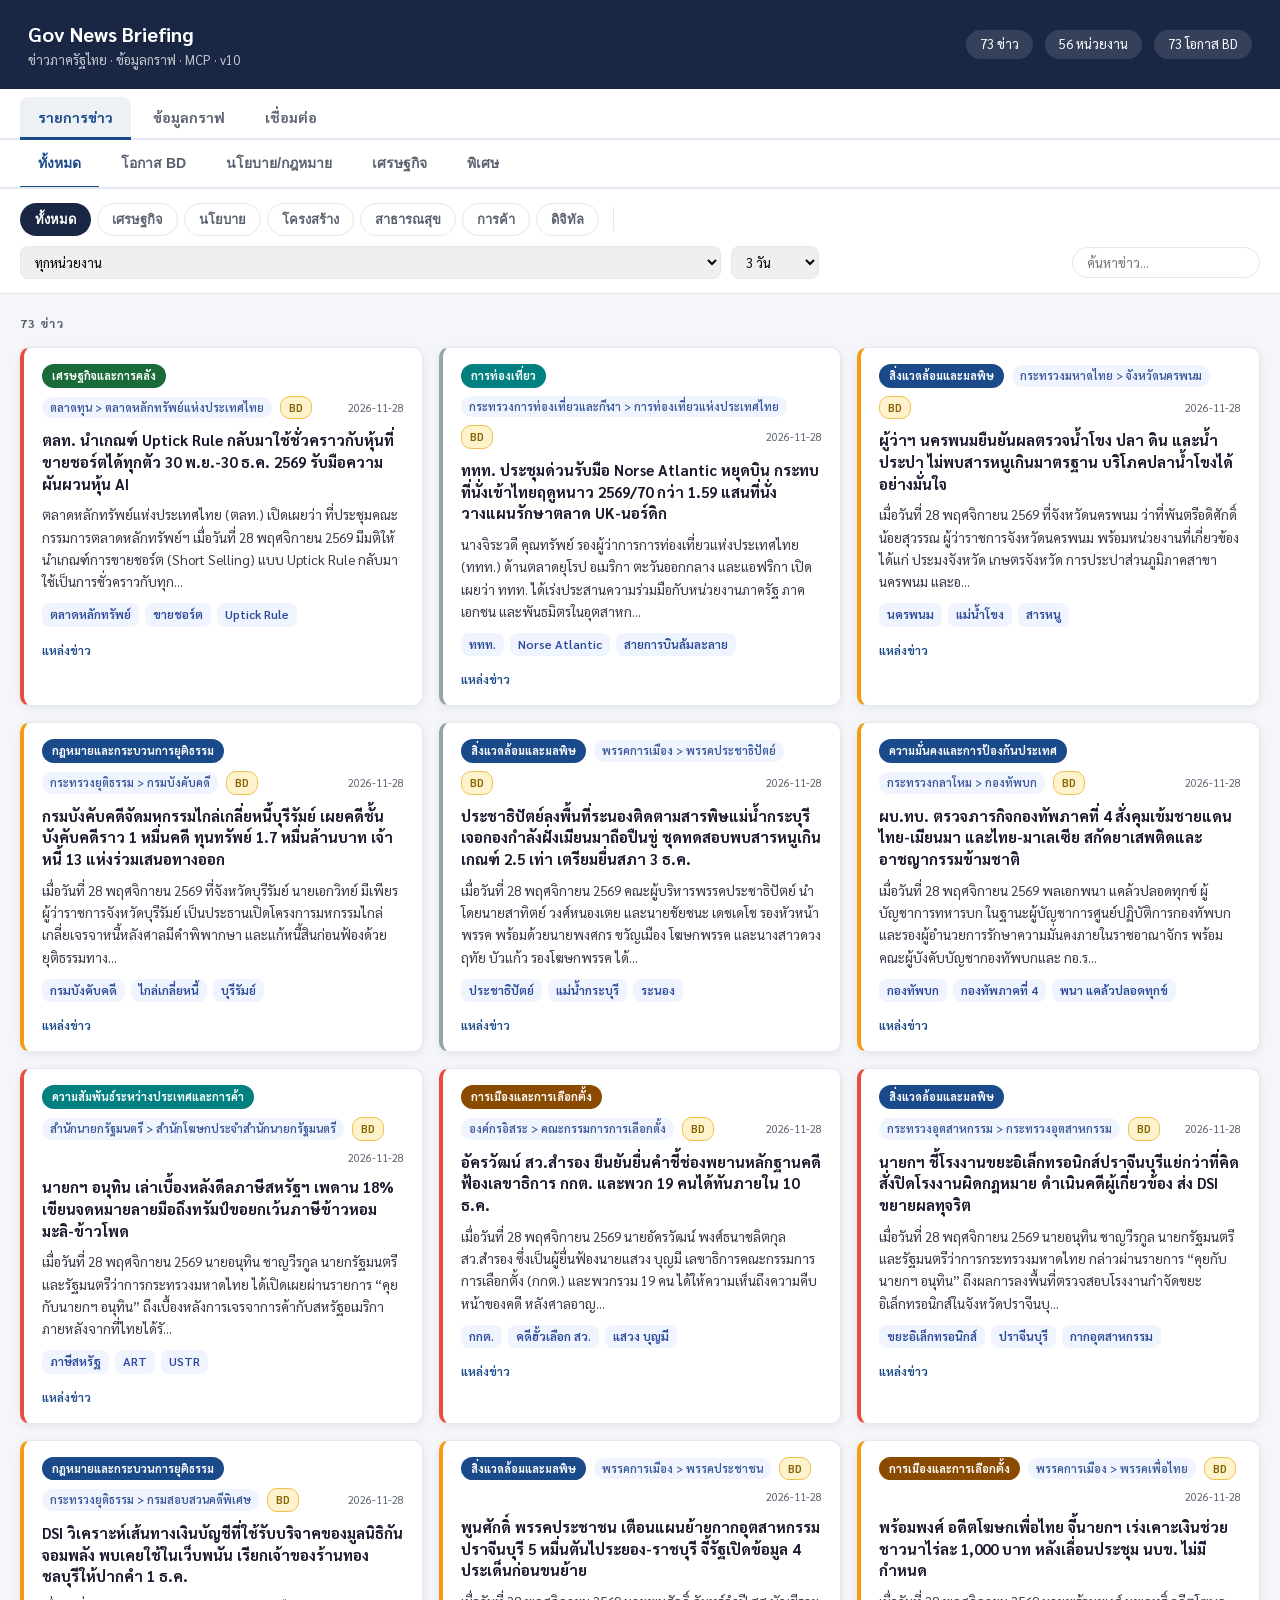
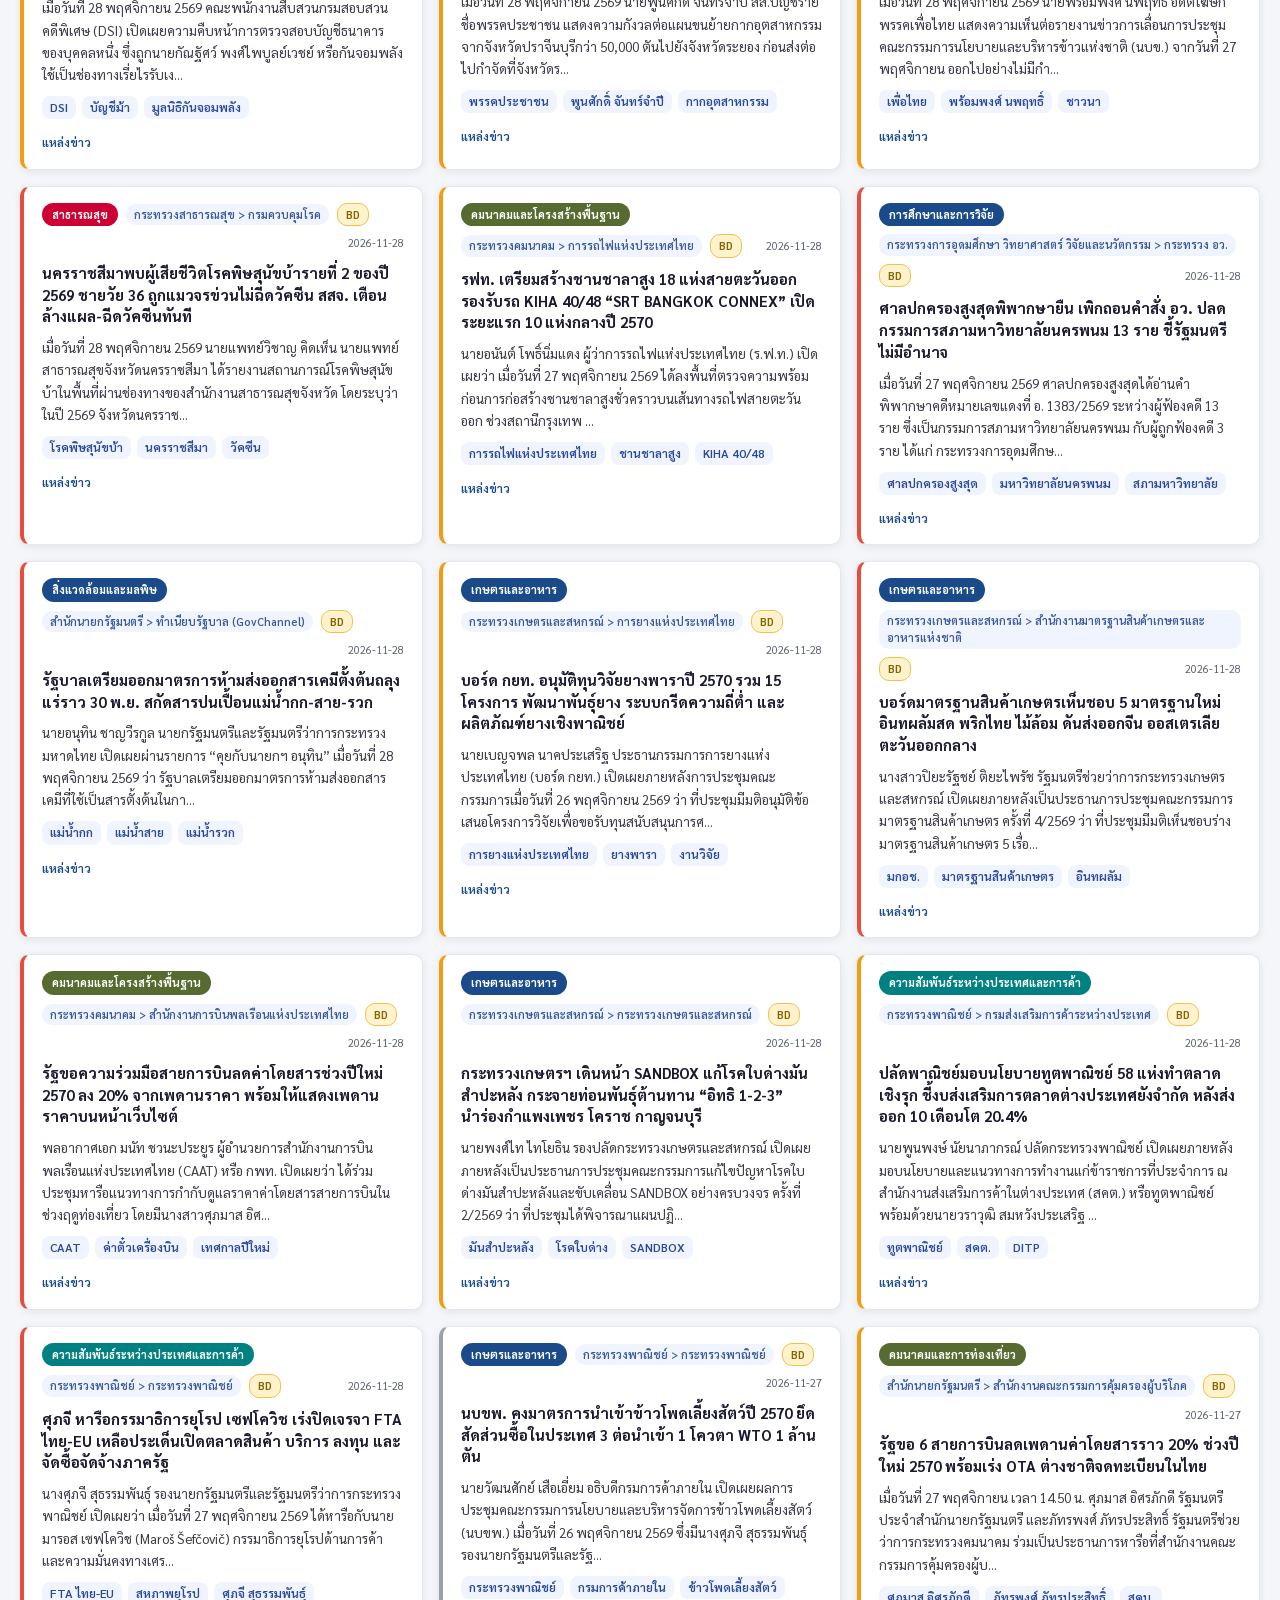
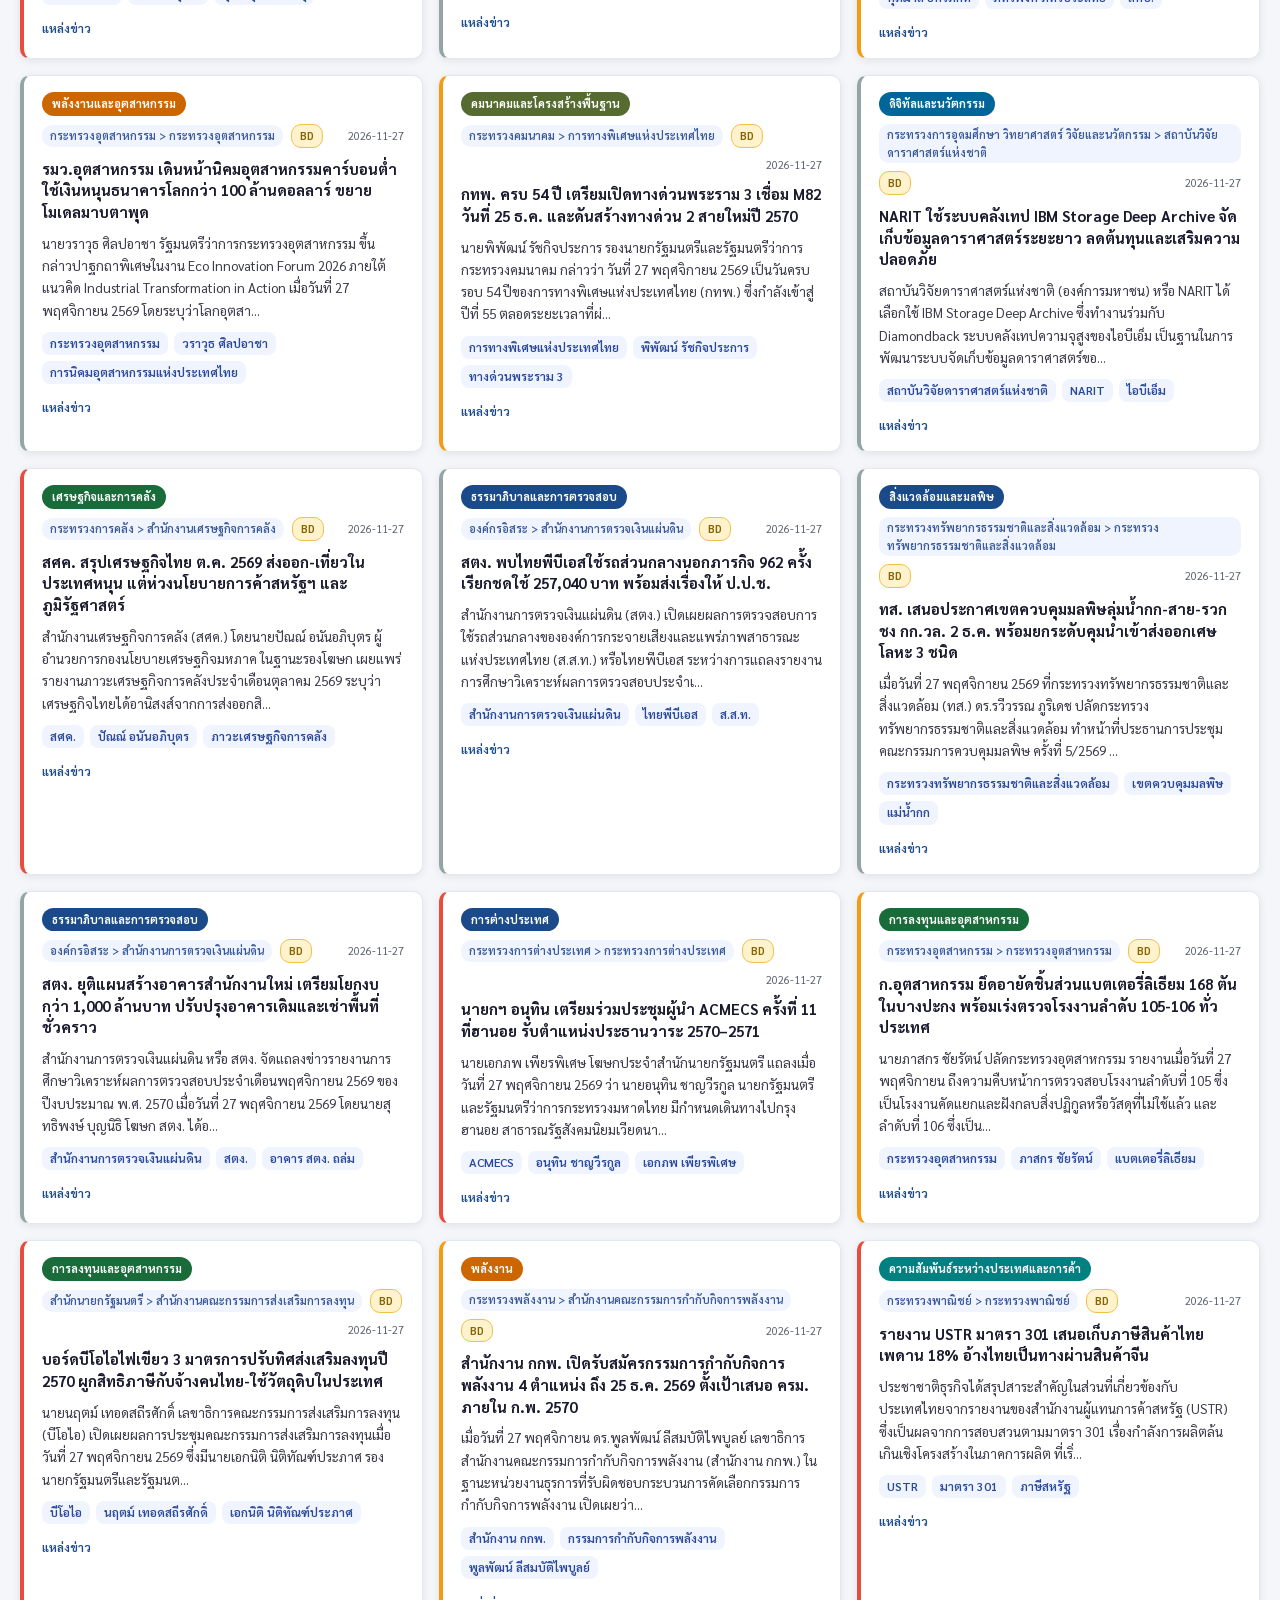
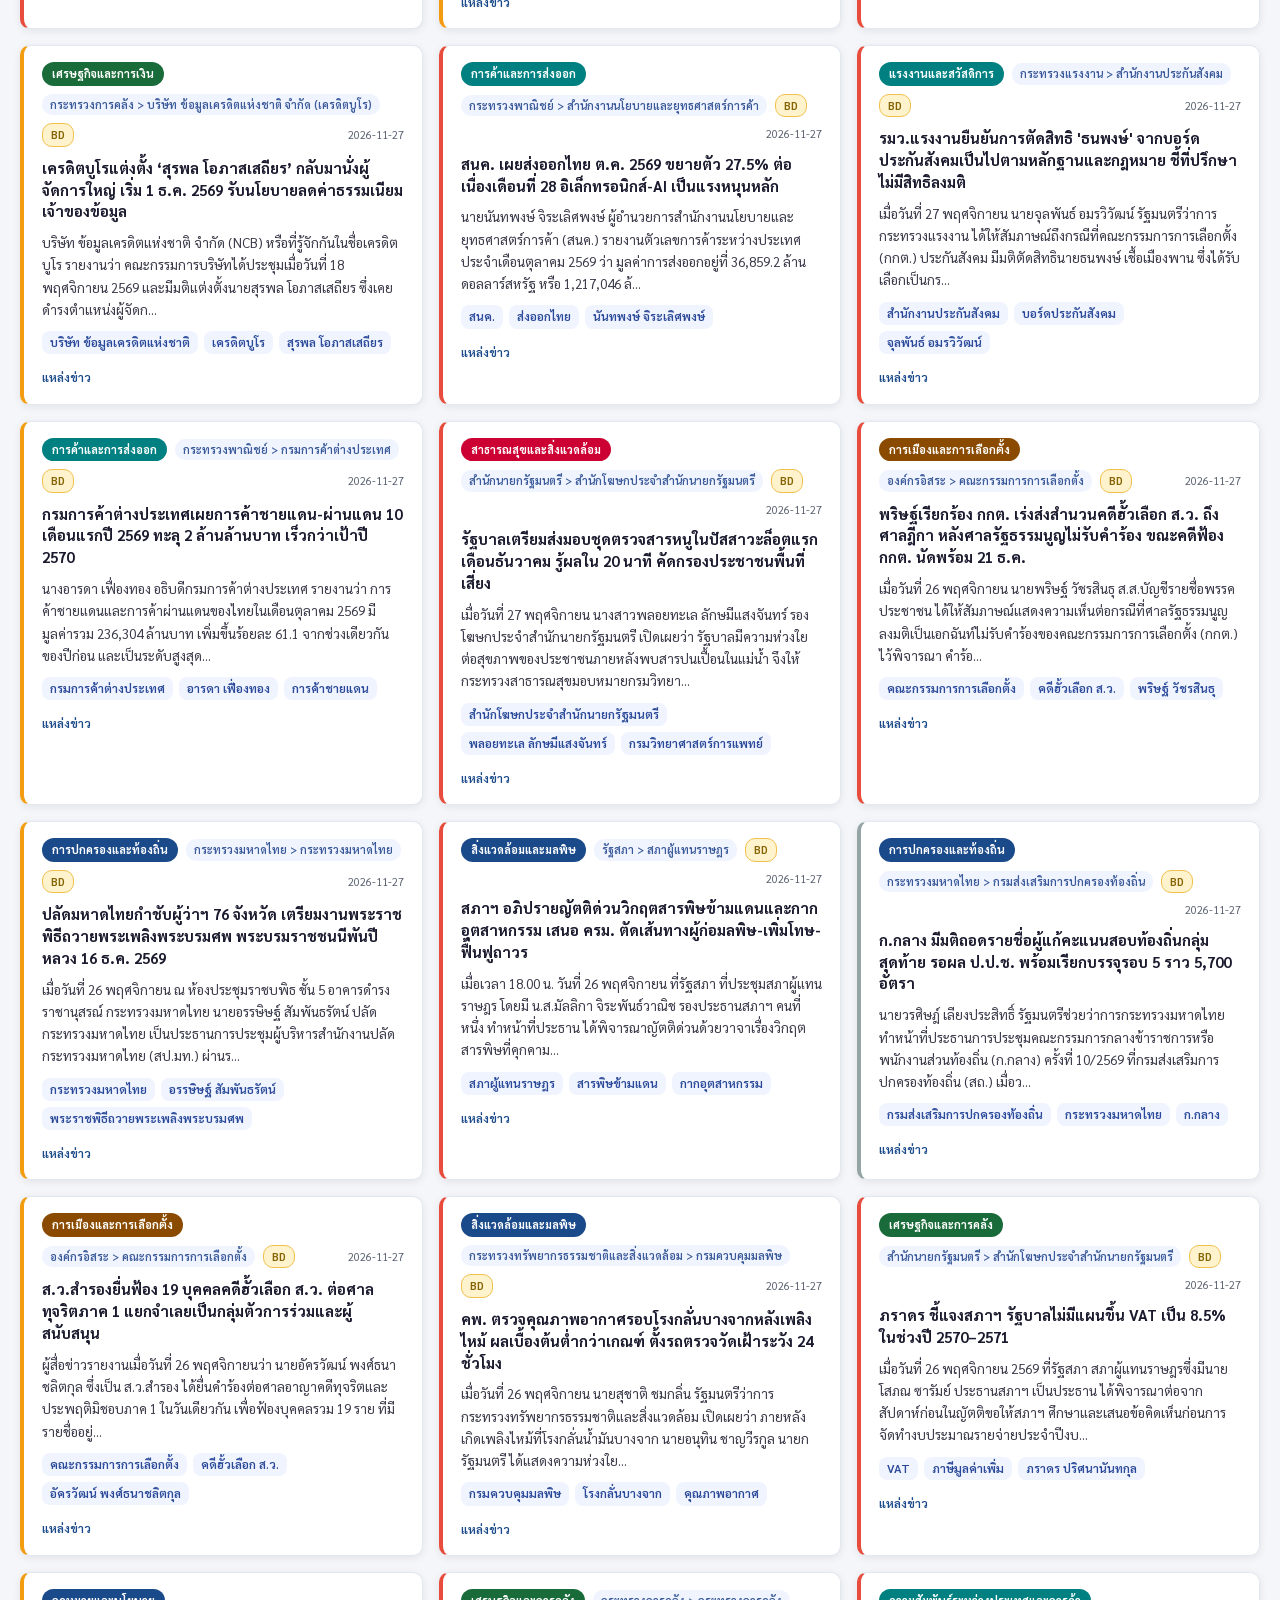
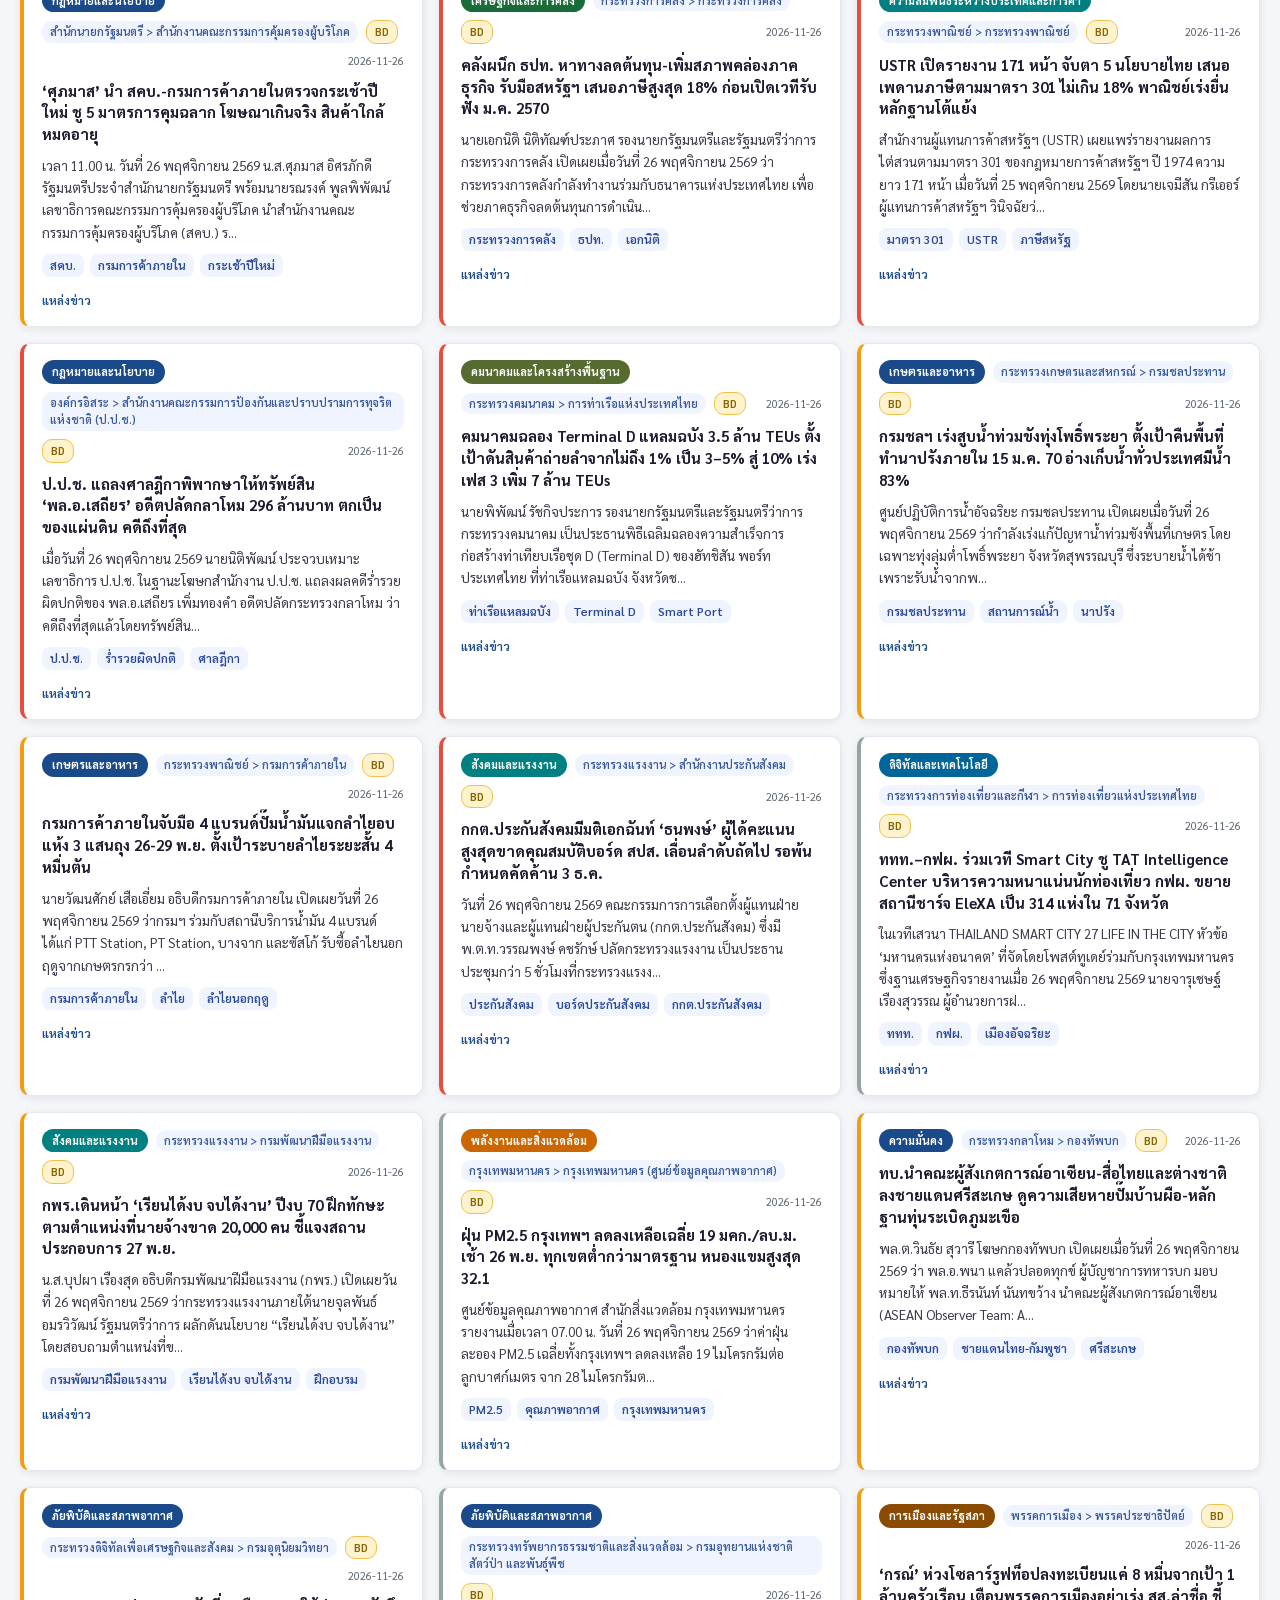
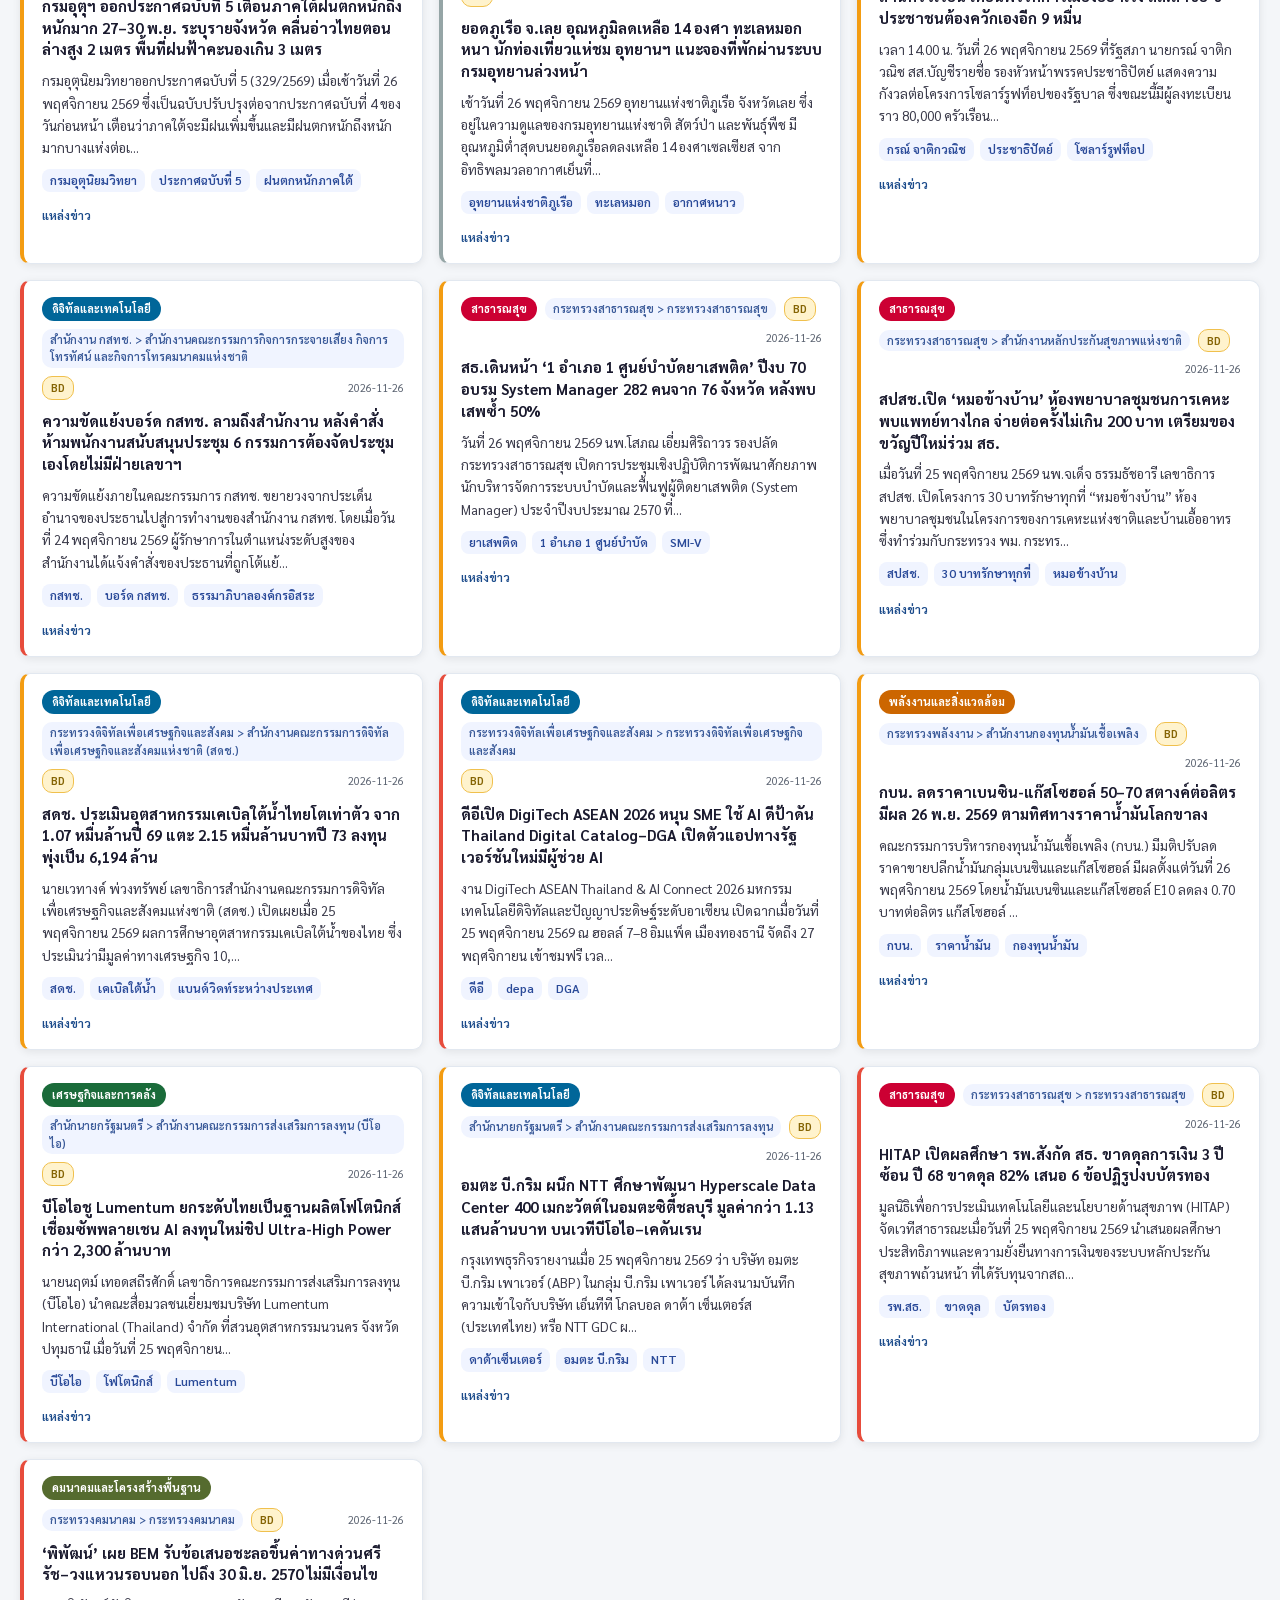
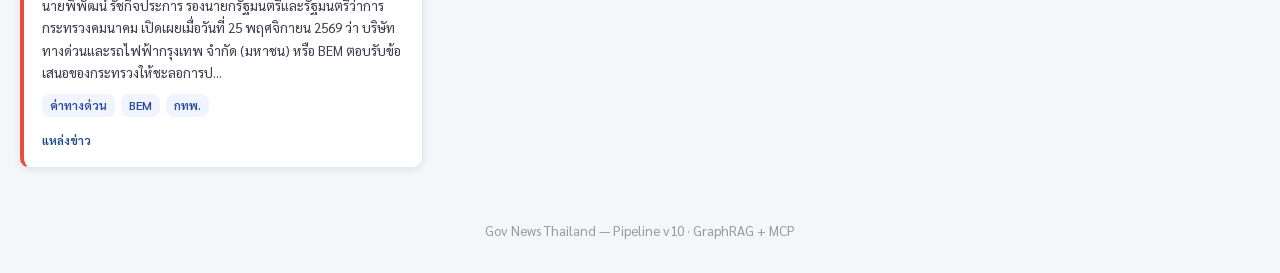
<file: index.html>
<!DOCTYPE html>
<html lang="th">
<head>
<meta charset="UTF-8">
<meta name="viewport" content="width=device-width, initial-scale=1.0">
<title>Gov News Briefing — ข่าวภาครัฐไทย · v10</title>
<link rel="stylesheet" href="./assets/style.css?v=20261120v10">
</head>
<body>
<header class="site-header">
  <div>
    <h1>Gov News Briefing</h1>
    <div class="meta" id="headerMeta">ข่าวภาครัฐไทย · ข้อมูลกราฟ · MCP · v10</div>
  </div>
  <div class="stats" id="headerStats">
    <div class="stat-pill" id="statTotal">0 ข่าว</div>
    <div class="stat-pill" id="statAgencies">0 หน่วยงาน</div>
    <div class="stat-pill" id="statBD">0 โอกาส BD</div>
  </div>
</header>

<nav class="top-tabs" aria-label="ส่วนหลัก">
  <button type="button" class="top-tab is-active" data-maintab="news" id="tab-news">รายการข่าว</button>
  <button type="button" class="top-tab" data-maintab="brain" id="tab-brain">ข้อมูลกราฟ</button>
  <button type="button" class="top-tab" data-maintab="connect" id="tab-connect">เชื่อมต่อ</button>
</nav>

<section id="view-news">
<nav class="tab-bar">
  <button class="tab-btn active" data-tab="all">ทั้งหมด</button>
  <button class="tab-btn" data-tab="bd">โอกาส BD</button>
  <button class="tab-btn" data-tab="policy">นโยบาย/กฎหมาย</button>
  <button class="tab-btn" data-tab="economy">เศรษฐกิจ</button>
  <button class="tab-btn" data-tab="special">พิเศษ</button>
</nav>
<div class="filter-bar" id="filterBar">
  <div class="filter-group" id="catFilters">
    <button class="filter-btn active" data-cat="ALL">ทั้งหมด</button>
    <button class="filter-btn" data-cat="ECONOMY">เศรษฐกิจ</button>
    <button class="filter-btn" data-cat="POLICY">นโยบาย</button>
    <button class="filter-btn" data-cat="INFRA">โครงสร้าง</button>
    <button class="filter-btn" data-cat="HEALTH">สาธารณสุข</button>
    <button class="filter-btn" data-cat="TRADE">การค้า</button>
    <button class="filter-btn" data-cat="DIGITAL">ดิจิทัล</button>
  </div>
  <div class="filter-sep"></div>
  <select class="agency-filter" id="agencyFilter">
    <option value="">ทุกหน่วยงาน</option>
  </select>
  <select class="days-filter" id="daysFilter">
    <option value="1">วันล่าสุด</option>
    <option value="2">เมื่อวาน</option>
    <option value="3" selected>3 วัน</option>
    <option value="7">7 วัน</option>
    <option value="14">14 วัน</option>
    <option value="30">30 วัน</option>
    <option value="all">ทั้งหมด</option>
  </select>
  <input class="search-box" id="searchInput" placeholder="ค้นหาข่าว...">
</div>
<div class="main" id="mainContent">
  <div class="section-label" id="sectionLabel">กำลังโหลด...</div>
  <div class="card-grid" id="cardGrid"></div>
  <div class="empty-msg" id="emptyMsg" style="display:none">ไม่พบข่าว</div>
</div>
<div class="special-page" id="specialPage">
  <div class="special-tabs">
    <button class="special-tab-btn active" data-stab="proc">จัดซื้อจัดจ้าง</button>
    <button class="special-tab-btn" data-stab="tax">ภาษี</button>
    <button class="special-tab-btn" data-stab="labor">แรงงาน</button>
  </div>
  <div class="card-area" id="specialContent"></div>
</div>
</section>

<section id="view-brain" class="view-brain" hidden>
  <div class="brain-shell">
    <header class="brain-topbar">
      <div class="brain-topbar-title">
        <p class="brain-kicker">GraphRAG จากคลังข่าวภาครัฐ</p>
        <h1>ข้อมูลกราฟ</h1>
        <p class="brain-status-line" id="brain-status"></p>
      </div>
      <div class="brain-stats" id="brain-stats" aria-live="polite"></div>
      <details class="brain-help-box">
        <summary>คำอธิบาย</summary>
        <div id="brain-help" class="brain-help"></div>
      </details>
    </header>

    <div class="brain-filterbar" aria-label="ตัวกรองกราฟ">
      <label class="brain-field brain-field-search">
        <span>ค้นหา</span>
        <input id="brain-search" type="search" placeholder="ชื่อโหนด แท็ก หมวด…" />
      </label>
      <fieldset class="brain-fieldset brain-fieldset-inline">
        <legend>ชนิด</legend>
        <div id="brain-kind-checks" class="brain-checks brain-checks-row">
          <label><input type="checkbox" data-kind-check="case" checked /> ข่าว</label>
          <label><input type="checkbox" data-kind-check="entity" checked /> เอนทิตี</label>
          <label><input type="checkbox" data-kind-check="crime_type" /> หมวด</label>
          <label><input type="checkbox" data-kind-check="daily" /> รายวัน</label>
          <label><input type="checkbox" data-kind-check="unresolved" /> ลิงก์ค้าง</label>
          <label><input type="checkbox" data-kind-check="other" /> อื่น</label>
        </div>
      </fieldset>
      <label class="brain-field">
        <span>กลุ่มเอนทิตี</span>
        <select id="brain-entity-group"><option value="">ทั้งหมด</option></select>
      </label>
      <label class="brain-field">
        <span>หน่วยงาน</span>
        <select id="brain-bureau"><option value="">ทั้งหมด</option></select>
      </label>
      <label class="brain-field">
        <span>หมวดข่าว</span>
        <select id="brain-crime-type"><option value="">ทุกหมวด</option></select>
      </label>
      <label class="brain-field brain-field-narrow">
        <span>degree ≥</span>
        <input id="brain-min-degree" type="number" min="0" max="50" value="0" />
      </label>
      <label class="brain-field"><span>ตั้งแต่</span><input id="brain-date-from" type="date" /></label>
      <label class="brain-field"><span>ถึง</span><input id="brain-date-to" type="date" /></label>
      <label class="brain-field">
        <span>ความสัมพันธ์</span>
        <select id="brain-relation"><option value="">ทุกความสัมพันธ์</option></select>
      </label>
      <label class="brain-field">
        <span>ป้ายชื่อ</span>
        <select id="brain-labels">
          <option value="auto" selected>อัตโนมัติ</option>
          <option value="all">ทั้งหมด</option>
          <option value="none">ซ่อน</option>
        </select>
      </label>
      <label class="brain-check"><input type="checkbox" id="brain-hide-orphans" checked /> ซ่อนไร้ลิงก์</label>
      <label class="brain-check"><input type="checkbox" id="brain-isolate" /> โฟกัสเพื่อนบ้าน</label>
      <div class="brain-filter-actions">
        <button type="button" class="btn-ghost" id="brain-reset">รีเซ็ต</button>
        <button type="button" class="btn-ghost" id="brain-zoom-out" title="ซูมออก">−</button>
        <button type="button" class="btn-ghost" id="brain-zoom-fit" title="พอดีจอ">พอดี</button>
        <button type="button" class="btn-ghost" id="brain-zoom-in" title="ซูมเข้า">+</button>
      </div>
    </div>

    <div class="brain-legend-row">
      <div class="brain-legend" id="brain-legend" aria-label="คำอธิบายสี"></div>
      <span class="muted" id="brain-meta"></span>
      <span class="muted brain-hint">โหนดใหญ่ = หน่วยงาน หมวด หรือภาคส่วน · จุดเล็ก = หัวข่าว · ลากพื้นหลังเลื่อน · สกอร์ลซูม</span>
    </div>

    <div class="brain-workspace">
      <div class="brain-stage">
        <canvas id="brain-canvas" width="1600" height="900" aria-label="ข้อมูลกราฟ"></canvas>
        <aside id="brain-detail" class="brain-detail" aria-label="รายละเอียดโหนดที่เลือก" aria-live="polite"></aside>
      </div>
      <aside class="brain-chat" aria-label="แชทถามจากกราฟ">
        <div class="brain-chat-log" id="brain-chat-log">
          <div class="brain-chat-empty" id="brain-chat-empty">
            <p class="brain-kind">ถามจากกราฟ (GraphRAG)</p>
            <p>ค้นหลักฐานจากกราฟในเบราว์เซอร์ แล้วให้ LM Studio เล่าคำตอบ — MCP ใช้เข้าถึงคลังข่าว ไม่ใช่แชท</p>
            <div class="brain-ask-examples" id="brain-ask-examples">
              <button type="button" class="btn-ghost brain-example" data-example="0" data-mode="all">กระทรวงการคลังมีข่าวเกี่ยวกับภาษีหรือ BOI อะไรบ้างช่วงนี้</button>
              <button type="button" class="btn-ghost brain-example" data-example="1" data-mode="all">มีโอกาส BD ด้านดิจิทัลหรือ EV อะไรบ้าง</button>
              <button type="button" class="btn-ghost brain-example" data-example="2" data-mode="all">สำนักนายกรัฐมนตรีพูดถึงความสัมพันธ์กับจีนอย่างไร</button>
            </div>
          </div>
        </div>
        <form class="brain-chat-form" id="brain-chat-form">
          <label class="sr-only" for="brain-question">ถามจากกราฟ</label>
          <input id="brain-question" type="text" placeholder="ถามหน่วยงาน นโยบาย หรือโอกาส BD…" autocomplete="off" />
          <button type="button" class="btn-ghost" id="brain-chat-clear">เคลียร์</button>
          <button type="submit" class="btn-ghost" id="brain-ask-submit">ส่ง</button>
        </form>
      </aside>
    </div>

    <p class="muted" id="brain-empty" hidden>
      ยังไม่มี <code>data/graph.json</code> — สร้างด้วย <code>node ops/build-gov-graph.js</code> ใน Gov-News-GitHub
    </p>
  </div>
</section>

<section id="view-connect" class="view-connect" hidden>
  <section class="hero hero-compact">
    <p class="hero-kicker">ค่าในเบราว์เซอร์นี้เท่านั้น</p>
    <h1>เชื่อมต่อ</h1>
    <p class="hero-lead">ตั้งฐาน HTTPS ที่ชี้ไปอุโมงค์ RAG ร่วมเครื่องนี้ — ใช้ LM Studio ที่รันอยู่แล้ว และ MCP สำหรับเข้าถึงคลังข่าว (ไม่ใช่แชท)</p>
  </section>
  <section class="panel connect-panel">
    <div class="connect-roles">
      <p><strong>MCP</strong> = เครื่องมือเข้าถึงคลังข่าว (<code>list_posts</code> · <code>get_post</code> · <code>list_downloads</code>) ให้ agent/Claude ดึงข่าว — <strong>ไม่ใช่แชท</strong></p>
      <p><strong>LLM</strong> = LM Studio บนเครื่อง (พอร์ต 1234) สำหรับเล่าคำตอบในแท็บข้อมูลกราฟ หลังค้นหลักฐานในเบราว์เซอร์แล้ว</p>
    </div>
    <div class="connect-grid">
      <label class="brain-field">
        <span>ฐาน HTTPS (ไม่บังคับ)</span>
        <input id="connect-public-base" type="url" placeholder="https://ai-pc-dev-rag.ngrok-free.app" autocomplete="off" />
      </label>
    </div>
    <dl class="connect-derived">
      <div><dt>LLM (LM Studio)</dt><dd><code id="connect-llm-url">…</code></dd></div>
      <div><dt>MCP (คลังข่าว)</dt><dd><code id="connect-mcp-url">…</code></dd></div>
    </dl>
    <p class="muted">ค่าเริ่มต้นใช้ <code>data/tunnel.json</code> · โมเดล <code>google/gemma-4-e2b</code> · LLM = {ฐาน}/1234/… · MCP ข่าว = {ฐาน}/8788/mcp</p>
    <div class="connect-actions">
      <button type="button" class="btn-ghost" id="connect-save">บันทึก</button>
      <button type="button" class="btn-ghost" id="connect-test">ทดสอบ MCP ข่าว</button>
      <button type="button" class="btn-ghost" id="connect-test-llm">ทดสอบ LM Studio</button>
    </div>
    <p class="muted" id="connect-status" aria-live="polite"></p>
    <pre id="connect-llm-reply" class="connect-llm-reply" hidden></pre>
    <p class="muted">ทดสอบ MCP ส่ง <code>tools/list</code> ต้องเจอเครื่องมือข่าวเท่านั้น — ห้ามมีชื่อที่มีคำว่า <code>graph</code></p>
  </section>
</section>

<div class="modal-overlay" id="modalOverlay">
  <div class="modal-box" id="modalBox"></div>
</div>
<footer><p>Gov News Thailand — Pipeline v10 · GraphRAG + MCP</p></footer>
<script src="./js/graph.js?v=20261121v10b"></script>
<script src="./js/rag.js?v=20261121v10b"></script>
<script src="./js/app.js?v=20261121v10b"></script>
</body>
</html>
</file>
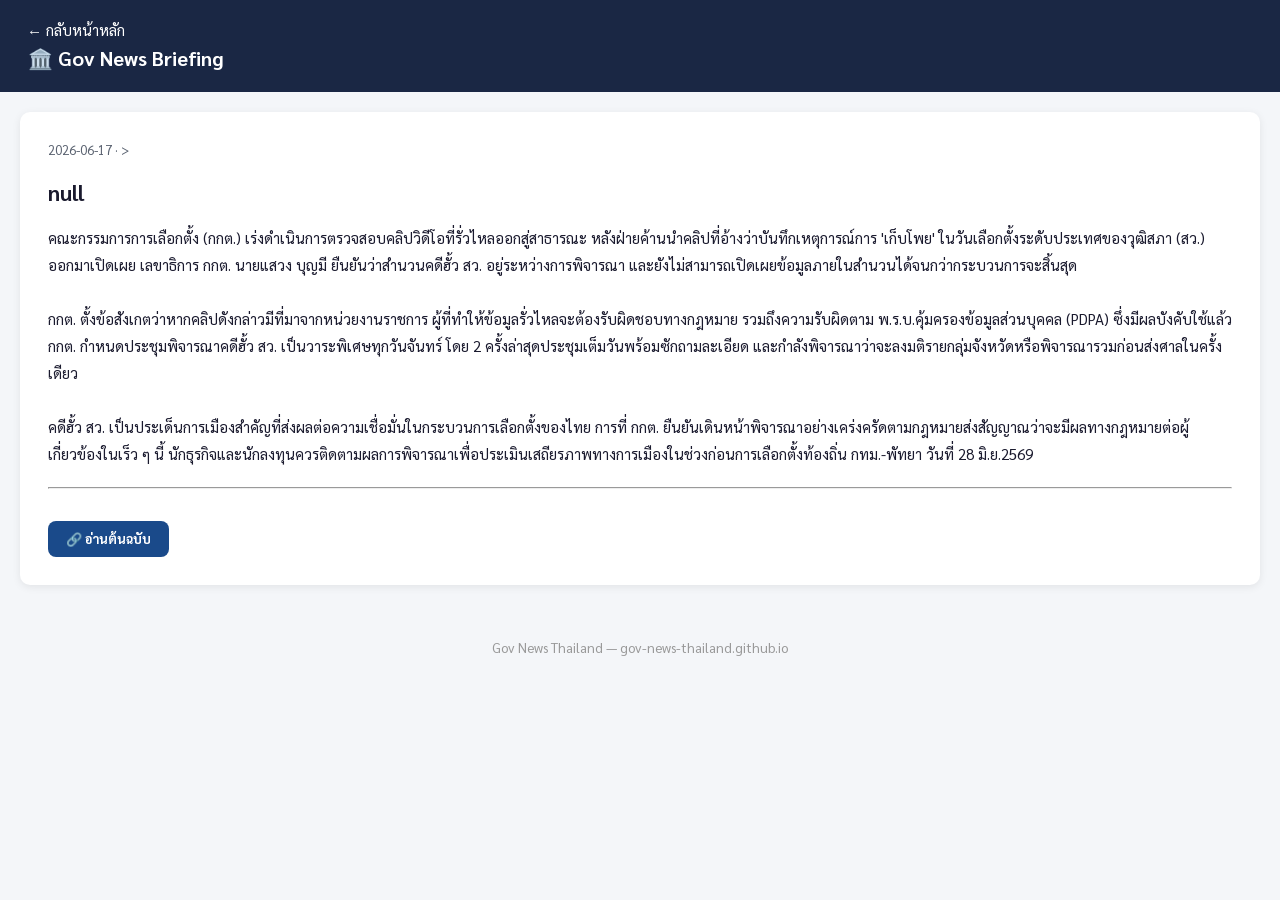
<file: article.html>
<!DOCTYPE html>
<html lang="th">
<head>
<meta charset="UTF-8">
<meta name="viewport" content="width=device-width, initial-scale=1.0">
<title>บทความ | Gov News Thailand</title>
<link rel="stylesheet" href="./assets/style.css">
</head>
<body>
<header class="site-header">
  <div>
    <a href="./index.html" style="color:#fff;text-decoration:none">← กลับหน้าหลัก</a>
    <h1>🏛️ Gov News Briefing</h1>
  </div>
</header>
<div class="main">
  <article id="article" class="article-detail"></article>
</div>
<footer><p>Gov News Thailand — gov-news-thailand.github.io</p></footer>
<script src="./js/article.js"></script>
</body>
</html>
</file>
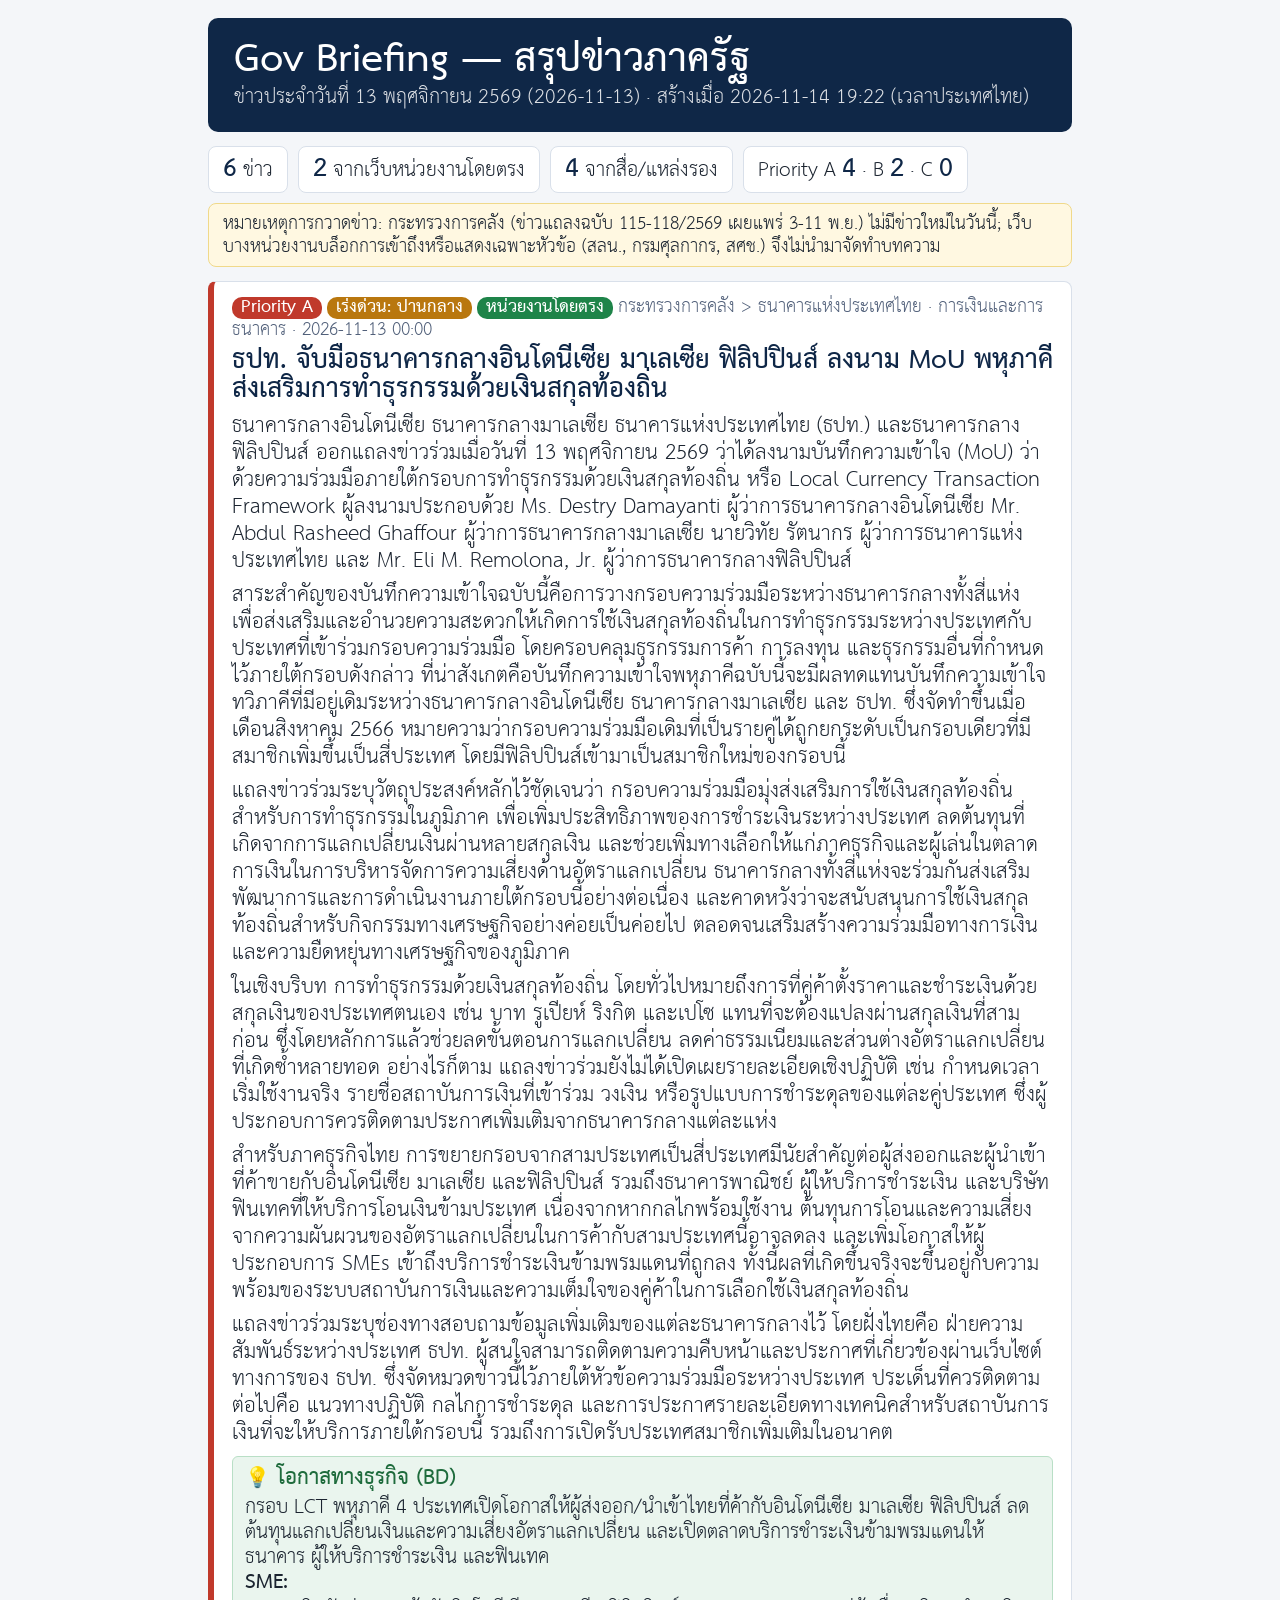
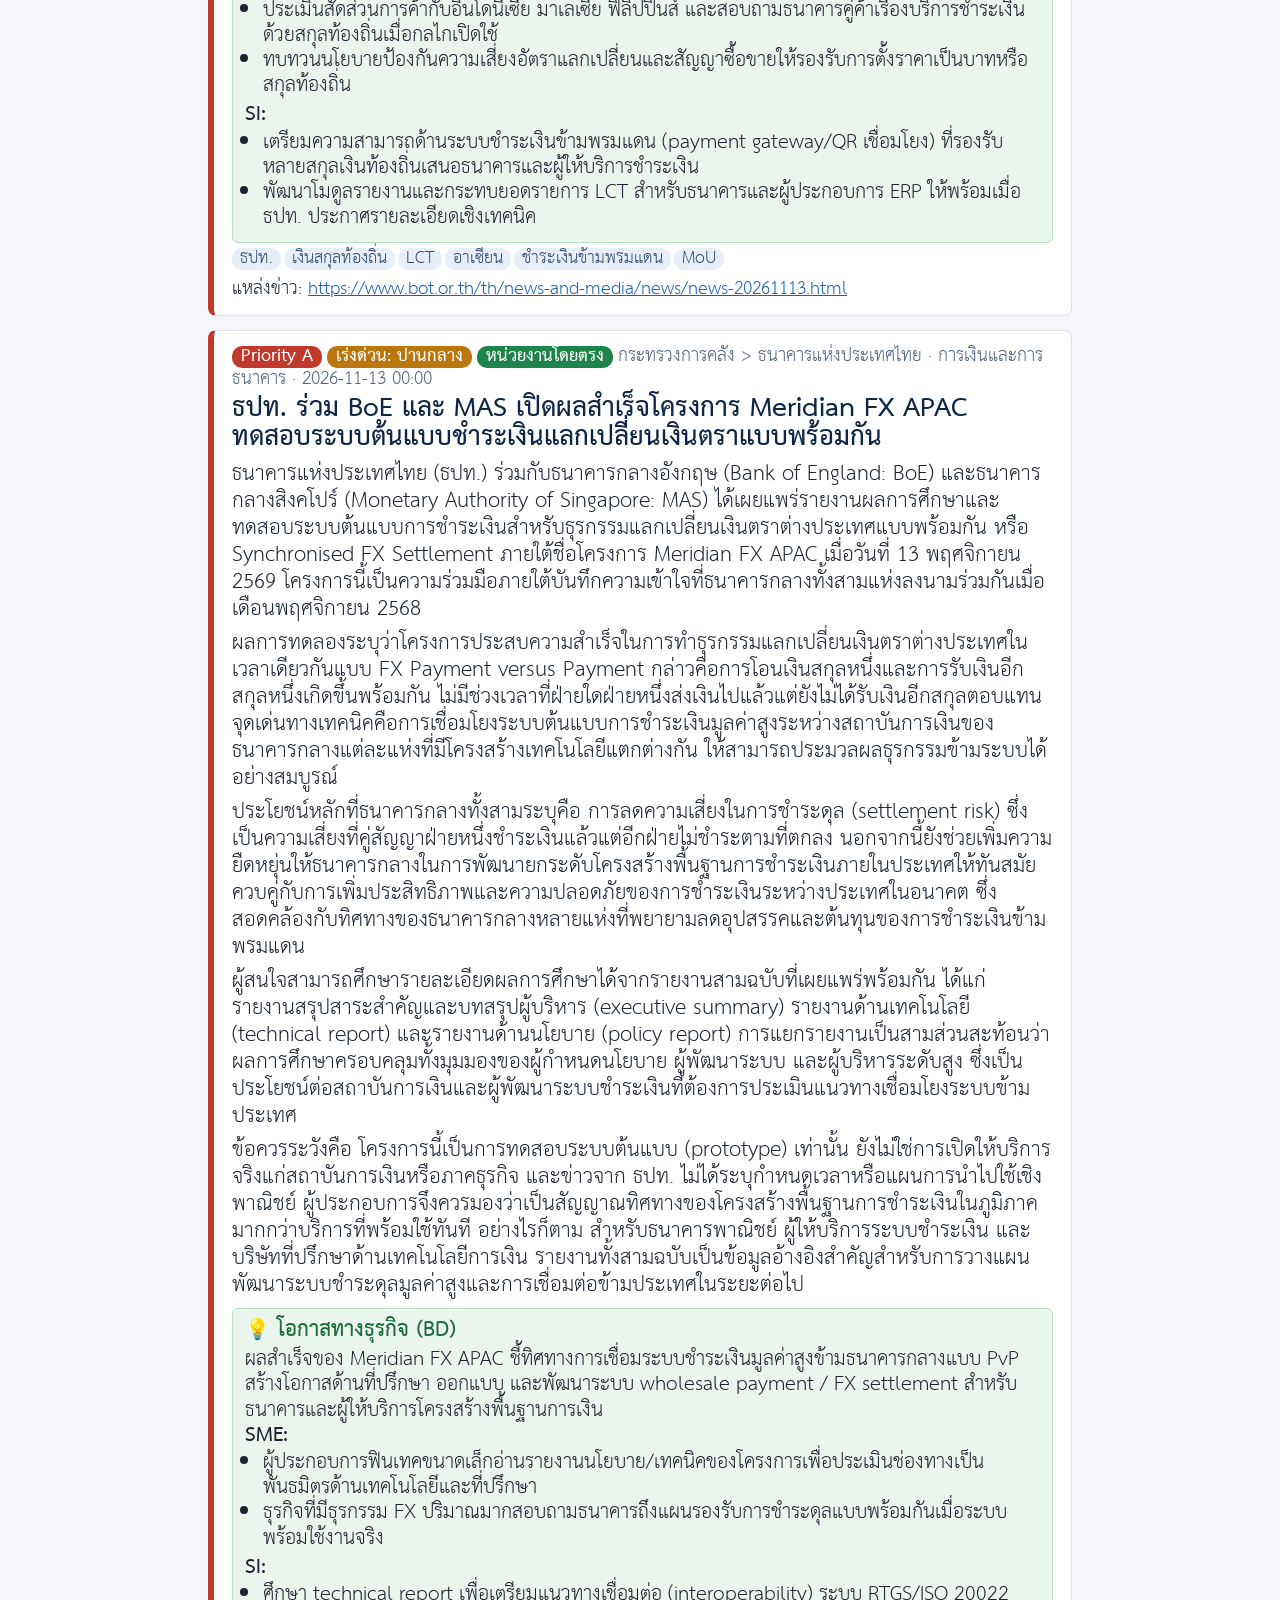
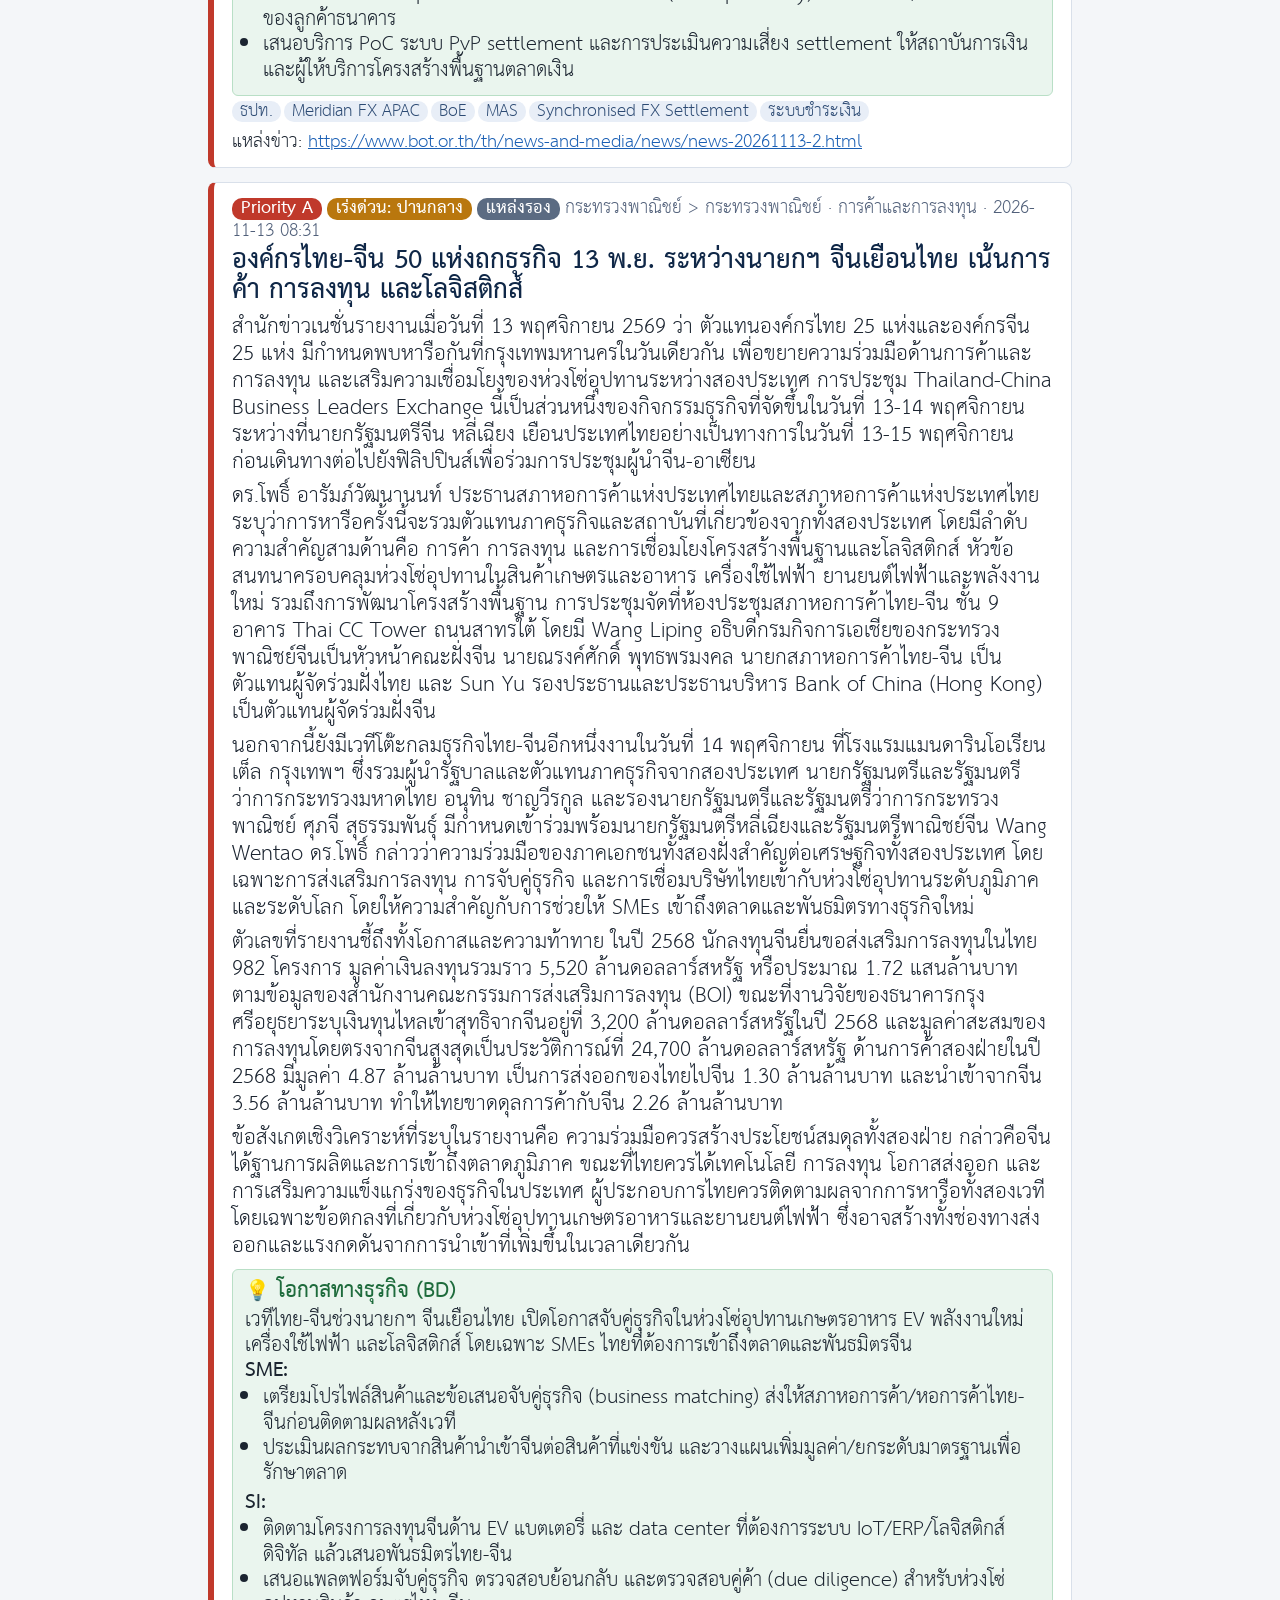
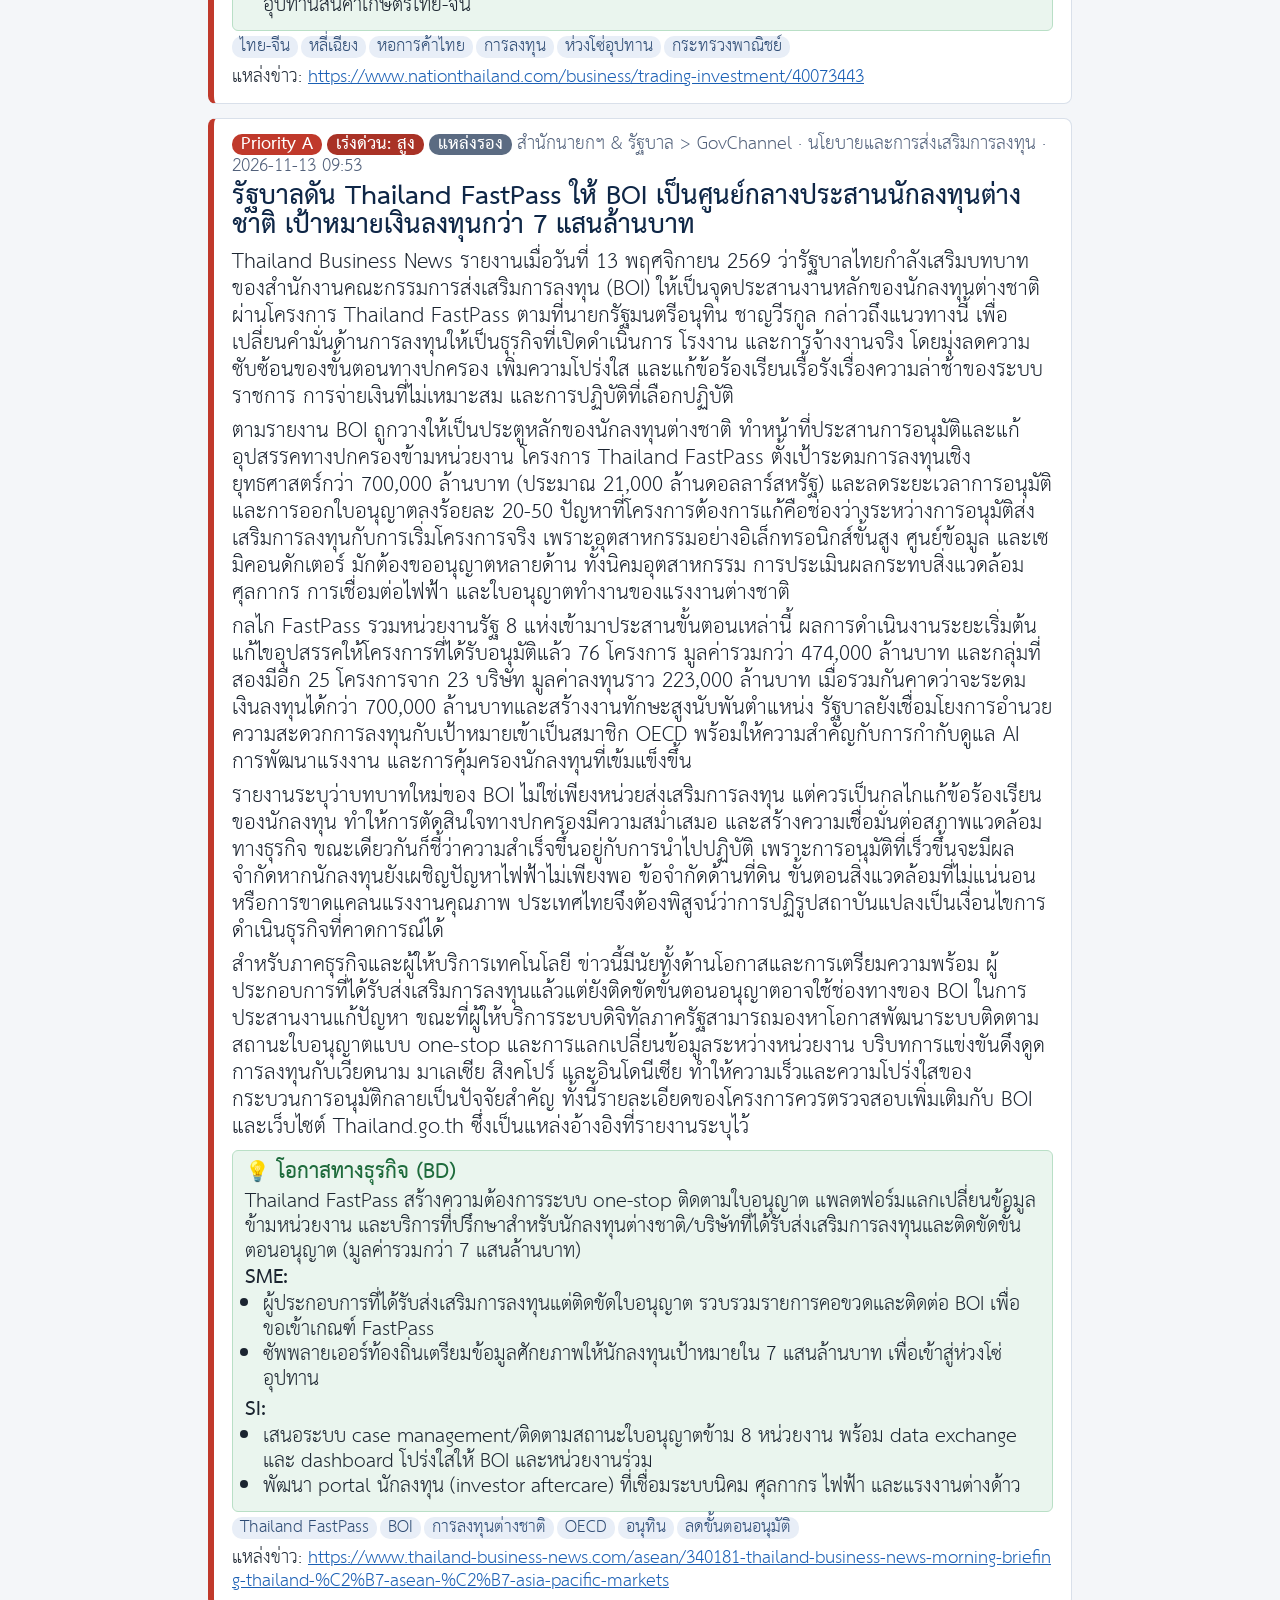
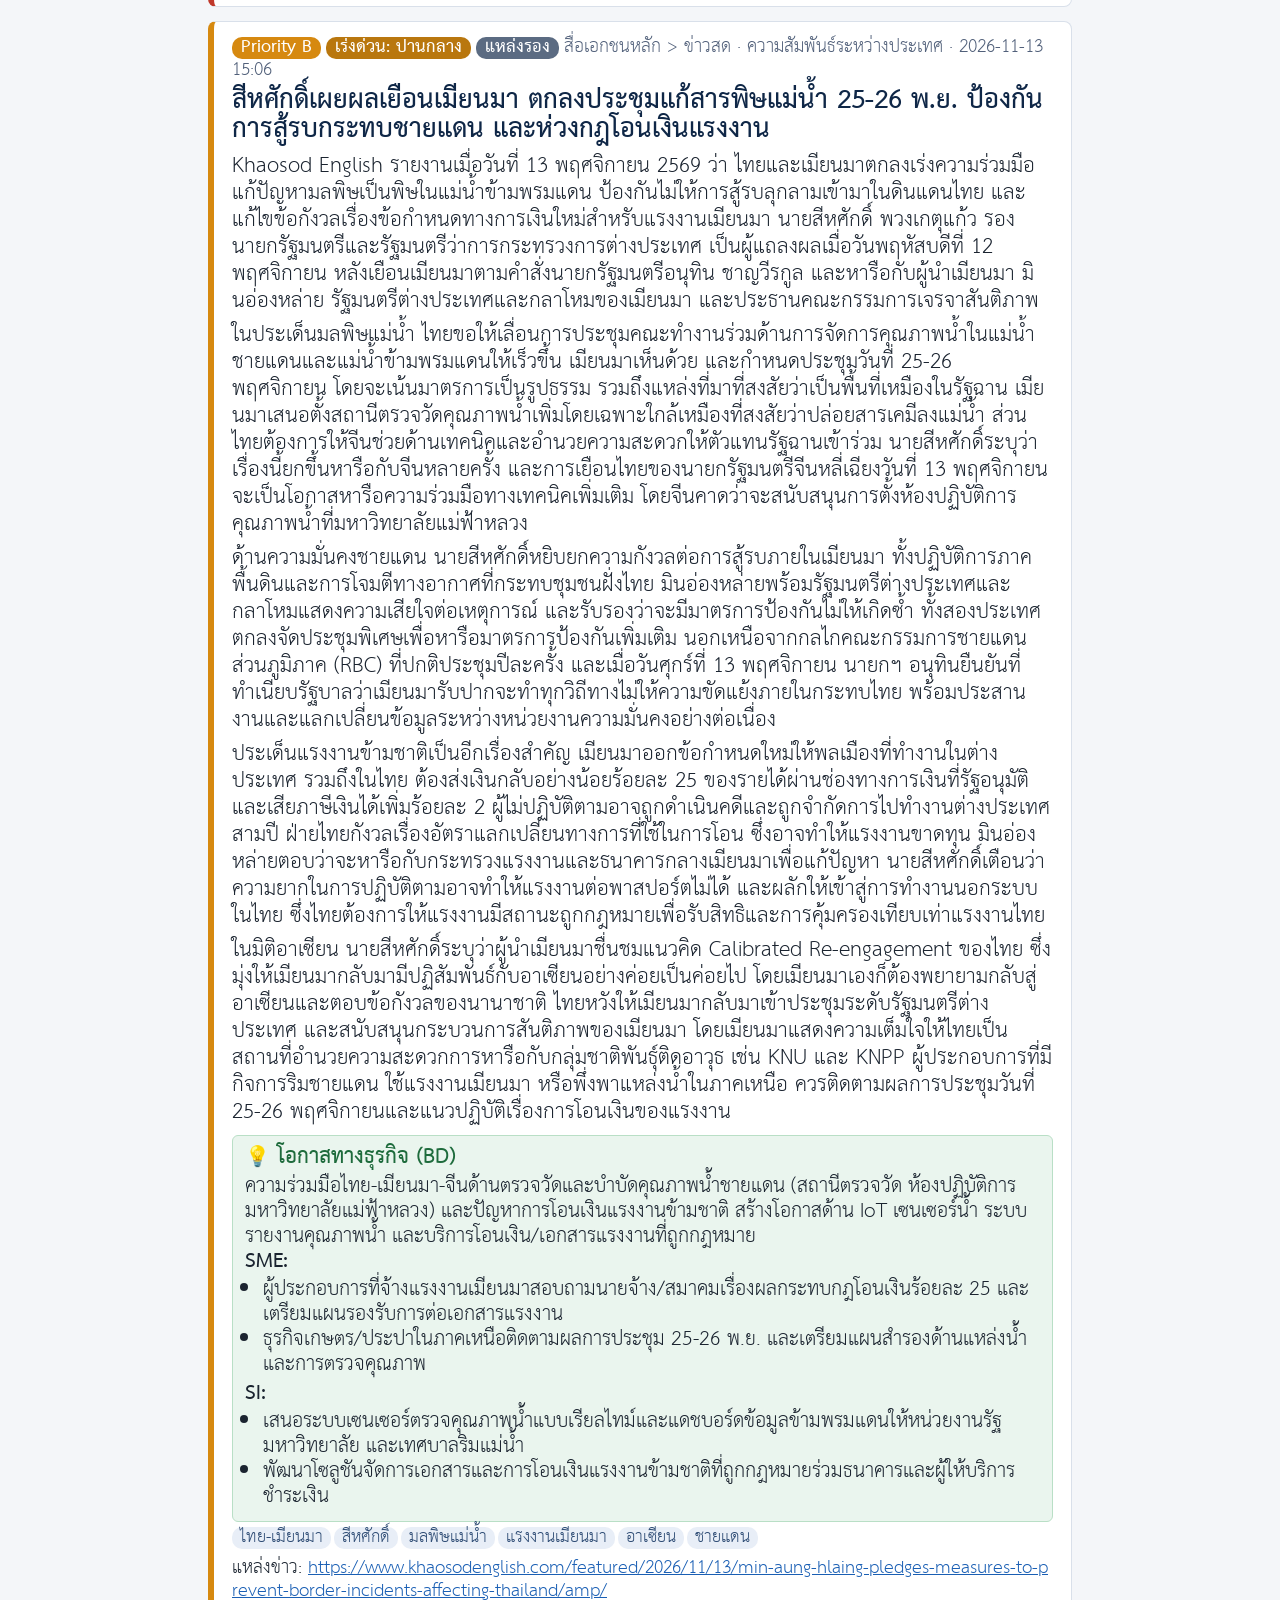
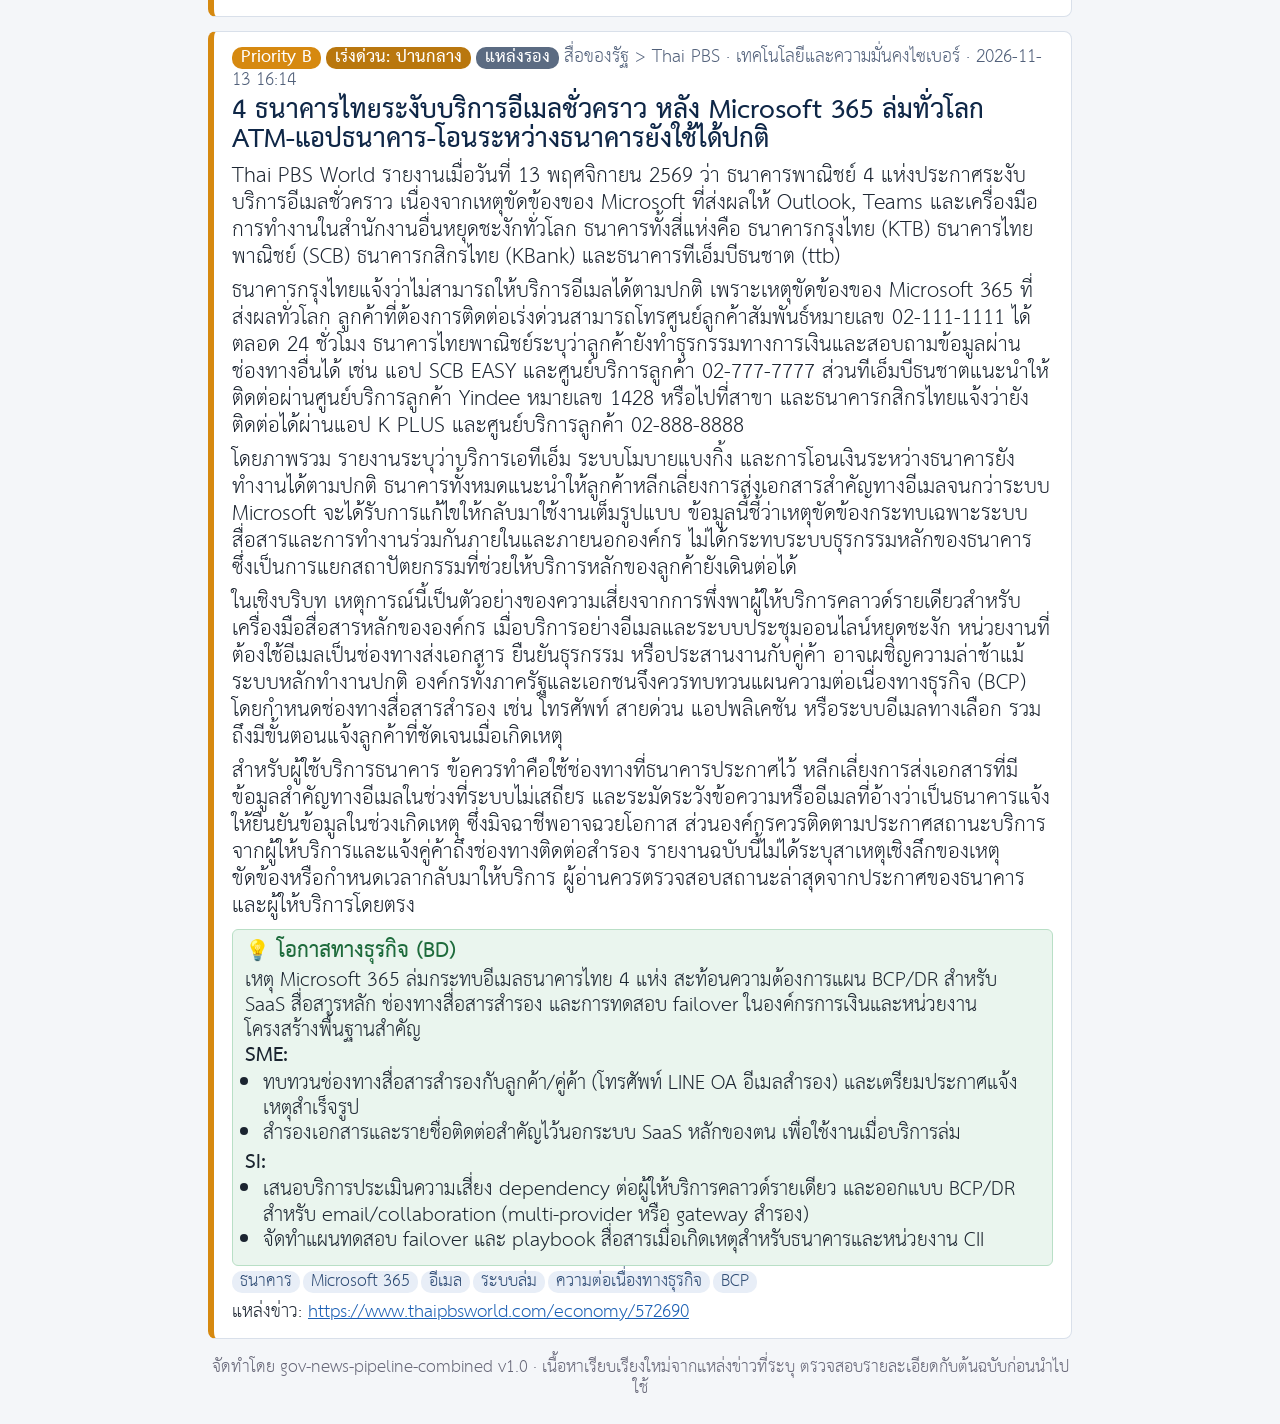
<file: Document/2026-11-13_News/2026-11-13_news.html>
<!DOCTYPE html><html lang="th"><head><meta charset="utf-8"><meta name="viewport" content="width=device-width, initial-scale=1">
<title>Gov Briefing 2026-11-13 — สรุปข่าวภาครัฐ</title><style>
@font-face{font-family:'THSarabun';font-weight:400;font-style:normal;src:url('./fonts/THSarabun.ttf') format('truetype');}
@font-face{font-family:'THSarabun';font-weight:700;font-style:normal;src:url('./fonts/THSarabun.Bold.ttf') format('truetype');}
@font-face{font-family:'THSarabun';font-weight:400;font-style:italic;src:url('./fonts/THSarabun.Italic.ttf') format('truetype');}
@font-face{font-family:'THSarabun';font-weight:700;font-style:italic;src:url('./fonts/THSarabun.BoldItalic.ttf') format('truetype');}
@page{size:A4;margin:16mm 14mm 16mm 14mm;@bottom-center{content:counter(page) ' / ' counter(pages);font-family:'THSarabun';font-size:11pt;color:#667}}
*{box-sizing:border-box}
body{font-family:'THSarabun',sans-serif;font-size:15pt;line-height:1.35;color:#1b2430;margin:0;background:#f4f6f9}
.wrap{max-width:900px;margin:0 auto;padding:18px}
header.top{background:#0f2747;color:#fff;padding:22px 26px;border-radius:10px}
header.top h1{margin:0;font-size:28pt;line-height:1.1}
header.top .sub{opacity:.85;font-size:14pt;margin-top:4px}
.stats{display:flex;gap:10px;flex-wrap:wrap;margin:14px 0 6px}
.stat{background:#fff;border:1px solid #d9e0ea;border-radius:8px;padding:6px 14px;font-size:14pt}
.stat b{font-size:18pt;color:#0f2747}
.note{background:#fff8e1;border:1px solid #f0d98a;border-radius:8px;padding:8px 14px;font-size:13pt;margin:10px 0}
article.card{background:#fff;border:1px solid #d9e0ea;border-left:6px solid #3a6ea5;border-radius:8px;padding:14px 18px;margin:14px 0;page-break-inside:auto}
article.card.pA{border-left-color:#c0392b}
article.card.pB{border-left-color:#d68910}
article.card.pC{border-left-color:#7f8c8d}
.meta{font-size:12.5pt;color:#51607a;margin-bottom:4px}
.badge{display:inline-block;padding:0 9px;border-radius:10px;font-size:12pt;font-weight:700;color:#fff;margin-right:5px}
.b-A{background:#c0392b}.b-B{background:#d68910}.b-C{background:#7f8c8d}
.b-high{background:#a93226}.b-medium{background:#b9770e}.b-low{background:#5d6d7e}
.b-direct{background:#1e8449}.b-indirect{background:#5b6b82}
h2.title{font-size:19pt;line-height:1.15;margin:4px 0 8px;color:#0f2747;page-break-after:avoid}
.body p{margin:0 0 7px;text-align:left}
.bd{background:#eaf5ee;border:1px solid #b9dfc6;border-radius:6px;padding:8px 12px;margin-top:10px;font-size:14pt;page-break-inside:avoid}
.bd h4{margin:0 0 3px;font-size:15pt;color:#1e6b3c}
.bd ul{margin:2px 0 4px 18px;padding:0}
.src{font-size:12.5pt;margin-top:8px;word-break:break-all}
.src a{color:#1a5fb4}
.tags span{display:inline-block;background:#e8eef7;border-radius:10px;padding:0 8px;margin:2px 3px 0 0;font-size:12pt;color:#2c4a73}
footer{font-size:12pt;color:#667;text-align:center;margin:18px 0 6px}
@media print{body{background:#fff}.wrap{padding:0;max-width:none}}
</style></head><body><div class="wrap">
<header class="top"><h1>Gov Briefing — สรุปข่าวภาครัฐ</h1><div class="sub">ข่าวประจำวันที่ 13 พฤศจิกายน 2569 (2026-11-13) · สร้างเมื่อ 2026-11-14 19:22 (เวลาประเทศไทย)</div></header>
<div class="stats"><div class="stat"><b>6</b> ข่าว</div><div class="stat"><b>2</b> จากเว็บหน่วยงานโดยตรง</div><div class="stat"><b>4</b> จากสื่อ/แหล่งรอง</div><div class="stat">Priority A <b>4</b> · B <b>2</b> · C <b>0</b></div></div>
<div class="note">หมายเหตุการกวาดข่าว: กระทรวงการคลัง (ข่าวแถลงฉบับ 115-118/2569 เผยแพร่ 3-11 พ.ย.) ไม่มีข่าวใหม่ในวันนี้; เว็บบางหน่วยงานบล็อกการเข้าถึงหรือแสดงเฉพาะหัวข้อ (สลน., กรมศุลกากร, สศช.) จึงไม่นำมาจัดทำบทความ</div>
<article class="card pA"><div class="meta"><span class="badge b-A">Priority A</span><span class="badge b-medium">เร่งด่วน: ปานกลาง</span><span class="badge b-direct">หน่วยงานโดยตรง</span>กระทรวงการคลัง &gt; ธนาคารแห่งประเทศไทย · การเงินและการธนาคาร · 2026-11-13 00:00</div><h2 class="title">ธปท. จับมือธนาคารกลางอินโดนีเซีย มาเลเซีย ฟิลิปปินส์ ลงนาม MoU พหุภาคีส่งเสริมการทำธุรกรรมด้วยเงินสกุลท้องถิ่น</h2><div class="body"><p>ธนาคารกลางอินโดนีเซีย ธนาคารกลางมาเลเซีย ธนาคารแห่งประเทศไทย (ธปท.) และธนาคารกลางฟิลิปปินส์ ออกแถลงข่าวร่วมเมื่อวันที่ 13 พฤศจิกายน 2569 ว่าได้ลงนามบันทึกความเข้าใจ (MoU) ว่าด้วยความร่วมมือภายใต้กรอบการทำธุรกรรมด้วยเงินสกุลท้องถิ่น หรือ Local Currency Transaction Framework ผู้ลงนามประกอบด้วย Ms. Destry Damayanti ผู้ว่าการธนาคารกลางอินโดนีเซีย Mr. Abdul Rasheed Ghaffour ผู้ว่าการธนาคารกลางมาเลเซีย นายวิทัย รัตนากร ผู้ว่าการธนาคารแห่งประเทศไทย และ Mr. Eli M. Remolona, Jr. ผู้ว่าการธนาคารกลางฟิลิปปินส์</p><p>สาระสำคัญของบันทึกความเข้าใจฉบับนี้คือการวางกรอบความร่วมมือระหว่างธนาคารกลางทั้งสี่แห่ง เพื่อส่งเสริมและอำนวยความสะดวกให้เกิดการใช้เงินสกุลท้องถิ่นในการทำธุรกรรมระหว่างประเทศกับประเทศที่เข้าร่วมกรอบความร่วมมือ โดยครอบคลุมธุรกรรมการค้า การลงทุน และธุรกรรมอื่นที่กำหนดไว้ภายใต้กรอบดังกล่าว ที่น่าสังเกตคือบันทึกความเข้าใจพหุภาคีฉบับนี้จะมีผลทดแทนบันทึกความเข้าใจทวิภาคีที่มีอยู่เดิมระหว่างธนาคารกลางอินโดนีเซีย ธนาคารกลางมาเลเซีย และ ธปท. ซึ่งจัดทำขึ้นเมื่อเดือนสิงหาคม 2566 หมายความว่ากรอบความร่วมมือเดิมที่เป็นรายคู่ได้ถูกยกระดับเป็นกรอบเดียวที่มีสมาชิกเพิ่มขึ้นเป็นสี่ประเทศ โดยมีฟิลิปปินส์เข้ามาเป็นสมาชิกใหม่ของกรอบนี้</p><p>แถลงข่าวร่วมระบุวัตถุประสงค์หลักไว้ชัดเจนว่า กรอบความร่วมมือมุ่งส่งเสริมการใช้เงินสกุลท้องถิ่นสำหรับการทำธุรกรรมในภูมิภาค เพื่อเพิ่มประสิทธิภาพของการชำระเงินระหว่างประเทศ ลดต้นทุนที่เกิดจากการแลกเปลี่ยนเงินผ่านหลายสกุลเงิน และช่วยเพิ่มทางเลือกให้แก่ภาคธุรกิจและผู้เล่นในตลาดการเงินในการบริหารจัดการความเสี่ยงด้านอัตราแลกเปลี่ยน ธนาคารกลางทั้งสี่แห่งจะร่วมกันส่งเสริมพัฒนาการและการดำเนินงานภายใต้กรอบนี้อย่างต่อเนื่อง และคาดหวังว่าจะสนับสนุนการใช้เงินสกุลท้องถิ่นสำหรับกิจกรรมทางเศรษฐกิจอย่างค่อยเป็นค่อยไป ตลอดจนเสริมสร้างความร่วมมือทางการเงินและความยืดหยุ่นทางเศรษฐกิจของภูมิภาค</p><p>ในเชิงบริบท การทำธุรกรรมด้วยเงินสกุลท้องถิ่น โดยทั่วไปหมายถึงการที่คู่ค้าตั้งราคาและชำระเงินด้วยสกุลเงินของประเทศตนเอง เช่น บาท รูเปียห์ ริงกิต และเปโซ แทนที่จะต้องแปลงผ่านสกุลเงินที่สามก่อน ซึ่งโดยหลักการแล้วช่วยลดขั้นตอนการแลกเปลี่ยน ลดค่าธรรมเนียมและส่วนต่างอัตราแลกเปลี่ยนที่เกิดซ้ำหลายทอด อย่างไรก็ตาม แถลงข่าวร่วมยังไม่ได้เปิดเผยรายละเอียดเชิงปฏิบัติ เช่น กำหนดเวลาเริ่มใช้งานจริง รายชื่อสถาบันการเงินที่เข้าร่วม วงเงิน หรือรูปแบบการชำระดุลของแต่ละคู่ประเทศ ซึ่งผู้ประกอบการควรติดตามประกาศเพิ่มเติมจากธนาคารกลางแต่ละแห่ง</p><p>สำหรับภาคธุรกิจไทย การขยายกรอบจากสามประเทศเป็นสี่ประเทศมีนัยสำคัญต่อผู้ส่งออกและผู้นำเข้าที่ค้าขายกับอินโดนีเซีย มาเลเซีย และฟิลิปปินส์ รวมถึงธนาคารพาณิชย์ ผู้ให้บริการชำระเงิน และบริษัทฟินเทคที่ให้บริการโอนเงินข้ามประเทศ เนื่องจากหากกลไกพร้อมใช้งาน ต้นทุนการโอนและความเสี่ยงจากความผันผวนของอัตราแลกเปลี่ยนในการค้ากับสามประเทศนี้อาจลดลง และเพิ่มโอกาสให้ผู้ประกอบการ SMEs เข้าถึงบริการชำระเงินข้ามพรมแดนที่ถูกลง ทั้งนี้ผลที่เกิดขึ้นจริงจะขึ้นอยู่กับความพร้อมของระบบสถาบันการเงินและความเต็มใจของคู่ค้าในการเลือกใช้เงินสกุลท้องถิ่น</p><p>แถลงข่าวร่วมระบุช่องทางสอบถามข้อมูลเพิ่มเติมของแต่ละธนาคารกลางไว้ โดยฝั่งไทยคือ ฝ่ายความสัมพันธ์ระหว่างประเทศ ธปท. ผู้สนใจสามารถติดตามความคืบหน้าและประกาศที่เกี่ยวข้องผ่านเว็บไซต์ทางการของ ธปท. ซึ่งจัดหมวดข่าวนี้ไว้ภายใต้หัวข้อความร่วมมือระหว่างประเทศ ประเด็นที่ควรติดตามต่อไปคือ แนวทางปฏิบัติ กลไกการชำระดุล และการประกาศรายละเอียดทางเทคนิคสำหรับสถาบันการเงินที่จะให้บริการภายใต้กรอบนี้ รวมถึงการเปิดรับประเทศสมาชิกเพิ่มเติมในอนาคต</p></div><div class="bd"><h4>💡 โอกาสทางธุรกิจ (BD)</h4><div>กรอบ LCT พหุภาคี 4 ประเทศเปิดโอกาสให้ผู้ส่งออก/นำเข้าไทยที่ค้ากับอินโดนีเซีย มาเลเซีย ฟิลิปปินส์ ลดต้นทุนแลกเปลี่ยนเงินและความเสี่ยงอัตราแลกเปลี่ยน และเปิดตลาดบริการชำระเงินข้ามพรมแดนให้ธนาคาร ผู้ให้บริการชำระเงิน และฟินเทค</div><b>SME:</b><ul><li>ประเมินสัดส่วนการค้ากับอินโดนีเซีย มาเลเซีย ฟิลิปปินส์ และสอบถามธนาคารคู่ค้าเรื่องบริการชำระเงินด้วยสกุลท้องถิ่นเมื่อกลไกเปิดใช้</li><li>ทบทวนนโยบายป้องกันความเสี่ยงอัตราแลกเปลี่ยนและสัญญาซื้อขายให้รองรับการตั้งราคาเป็นบาทหรือสกุลท้องถิ่น</li></ul><b>SI:</b><ul><li>เตรียมความสามารถด้านระบบชำระเงินข้ามพรมแดน (payment gateway/QR เชื่อมโยง) ที่รองรับหลายสกุลเงินท้องถิ่นเสนอธนาคารและผู้ให้บริการชำระเงิน</li><li>พัฒนาโมดูลรายงานและกระทบยอดรายการ LCT สำหรับธนาคารและผู้ประกอบการ ERP ให้พร้อมเมื่อ ธปท. ประกาศรายละเอียดเชิงเทคนิค</li></ul></div><div class="tags"><span>ธปท.</span><span>เงินสกุลท้องถิ่น</span><span>LCT</span><span>อาเซียน</span><span>ชำระเงินข้ามพรมแดน</span><span>MoU</span></div><div class="src">แหล่งข่าว: <a href="https://www.bot.or.th/th/news-and-media/news/news-20261113.html">https://www.bot.or.th/th/news-and-media/news/news-20261113.html</a></div></article>
<article class="card pA"><div class="meta"><span class="badge b-A">Priority A</span><span class="badge b-medium">เร่งด่วน: ปานกลาง</span><span class="badge b-direct">หน่วยงานโดยตรง</span>กระทรวงการคลัง &gt; ธนาคารแห่งประเทศไทย · การเงินและการธนาคาร · 2026-11-13 00:00</div><h2 class="title">ธปท. ร่วม BoE และ MAS เปิดผลสำเร็จโครงการ Meridian FX APAC ทดสอบระบบต้นแบบชำระเงินแลกเปลี่ยนเงินตราแบบพร้อมกัน</h2><div class="body"><p>ธนาคารแห่งประเทศไทย (ธปท.) ร่วมกับธนาคารกลางอังกฤษ (Bank of England: BoE) และธนาคารกลางสิงคโปร์ (Monetary Authority of Singapore: MAS) ได้เผยแพร่รายงานผลการศึกษาและทดสอบระบบต้นแบบการชำระเงินสำหรับธุรกรรมแลกเปลี่ยนเงินตราต่างประเทศแบบพร้อมกัน หรือ Synchronised FX Settlement ภายใต้ชื่อโครงการ Meridian FX APAC เมื่อวันที่ 13 พฤศจิกายน 2569 โครงการนี้เป็นความร่วมมือภายใต้บันทึกความเข้าใจที่ธนาคารกลางทั้งสามแห่งลงนามร่วมกันเมื่อเดือนพฤศจิกายน 2568</p><p>ผลการทดลองระบุว่าโครงการประสบความสำเร็จในการทำธุรกรรมแลกเปลี่ยนเงินตราต่างประเทศในเวลาเดียวกันแบบ FX Payment versus Payment กล่าวคือการโอนเงินสกุลหนึ่งและการรับเงินอีกสกุลหนึ่งเกิดขึ้นพร้อมกัน ไม่มีช่วงเวลาที่ฝ่ายใดฝ่ายหนึ่งส่งเงินไปแล้วแต่ยังไม่ได้รับเงินอีกสกุลตอบแทน จุดเด่นทางเทคนิคคือการเชื่อมโยงระบบต้นแบบการชำระเงินมูลค่าสูงระหว่างสถาบันการเงินของธนาคารกลางแต่ละแห่งที่มีโครงสร้างเทคโนโลยีแตกต่างกัน ให้สามารถประมวลผลธุรกรรมข้ามระบบได้อย่างสมบูรณ์</p><p>ประโยชน์หลักที่ธนาคารกลางทั้งสามระบุคือ การลดความเสี่ยงในการชำระดุล (settlement risk) ซึ่งเป็นความเสี่ยงที่คู่สัญญาฝ่ายหนึ่งชำระเงินแล้วแต่อีกฝ่ายไม่ชำระตามที่ตกลง นอกจากนี้ยังช่วยเพิ่มความยืดหยุ่นให้ธนาคารกลางในการพัฒนายกระดับโครงสร้างพื้นฐานการชำระเงินภายในประเทศให้ทันสมัย ควบคู่กับการเพิ่มประสิทธิภาพและความปลอดภัยของการชำระเงินระหว่างประเทศในอนาคต ซึ่งสอดคล้องกับทิศทางของธนาคารกลางหลายแห่งที่พยายามลดอุปสรรคและต้นทุนของการชำระเงินข้ามพรมแดน</p><p>ผู้สนใจสามารถศึกษารายละเอียดผลการศึกษาได้จากรายงานสามฉบับที่เผยแพร่พร้อมกัน ได้แก่ รายงานสรุปสาระสำคัญและบทสรุปผู้บริหาร (executive summary) รายงานด้านเทคโนโลยี (technical report) และรายงานด้านนโยบาย (policy report) การแยกรายงานเป็นสามส่วนสะท้อนว่าผลการศึกษาครอบคลุมทั้งมุมมองของผู้กำหนดนโยบาย ผู้พัฒนาระบบ และผู้บริหารระดับสูง ซึ่งเป็นประโยชน์ต่อสถาบันการเงินและผู้พัฒนาระบบชำระเงินที่ต้องการประเมินแนวทางเชื่อมโยงระบบข้ามประเทศ</p><p>ข้อควรระวังคือ โครงการนี้เป็นการทดสอบระบบต้นแบบ (prototype) เท่านั้น ยังไม่ใช่การเปิดให้บริการจริงแก่สถาบันการเงินหรือภาคธุรกิจ และข่าวจาก ธปท. ไม่ได้ระบุกำหนดเวลาหรือแผนการนำไปใช้เชิงพาณิชย์ ผู้ประกอบการจึงควรมองว่าเป็นสัญญาณทิศทางของโครงสร้างพื้นฐานการชำระเงินในภูมิภาคมากกว่าบริการที่พร้อมใช้ทันที อย่างไรก็ตาม สำหรับธนาคารพาณิชย์ ผู้ให้บริการระบบชำระเงิน และบริษัทที่ปรึกษาด้านเทคโนโลยีการเงิน รายงานทั้งสามฉบับเป็นข้อมูลอ้างอิงสำคัญสำหรับการวางแผนพัฒนาระบบชำระดุลมูลค่าสูงและการเชื่อมต่อข้ามประเทศในระยะต่อไป</p></div><div class="bd"><h4>💡 โอกาสทางธุรกิจ (BD)</h4><div>ผลสำเร็จของ Meridian FX APAC ชี้ทิศทางการเชื่อมระบบชำระเงินมูลค่าสูงข้ามธนาคารกลางแบบ PvP สร้างโอกาสด้านที่ปรึกษา ออกแบบ และพัฒนาระบบ wholesale payment / FX settlement สำหรับธนาคารและผู้ให้บริการโครงสร้างพื้นฐานการเงิน</div><b>SME:</b><ul><li>ผู้ประกอบการฟินเทคขนาดเล็กอ่านรายงานนโยบาย/เทคนิคของโครงการเพื่อประเมินช่องทางเป็นพันธมิตรด้านเทคโนโลยีและที่ปรึกษา</li><li>ธุรกิจที่มีธุรกรรม FX ปริมาณมากสอบถามธนาคารถึงแผนรองรับการชำระดุลแบบพร้อมกันเมื่อระบบพร้อมใช้งานจริง</li></ul><b>SI:</b><ul><li>ศึกษา technical report เพื่อเตรียมแนวทางเชื่อมต่อ (interoperability) ระบบ RTGS/ISO 20022 ของลูกค้าธนาคาร</li><li>เสนอบริการ PoC ระบบ PvP settlement และการประเมินความเสี่ยง settlement ให้สถาบันการเงินและผู้ให้บริการโครงสร้างพื้นฐานตลาดเงิน</li></ul></div><div class="tags"><span>ธปท.</span><span>Meridian FX APAC</span><span>BoE</span><span>MAS</span><span>Synchronised FX Settlement</span><span>ระบบชำระเงิน</span></div><div class="src">แหล่งข่าว: <a href="https://www.bot.or.th/th/news-and-media/news/news-20261113-2.html">https://www.bot.or.th/th/news-and-media/news/news-20261113-2.html</a></div></article>
<article class="card pA"><div class="meta"><span class="badge b-A">Priority A</span><span class="badge b-medium">เร่งด่วน: ปานกลาง</span><span class="badge b-indirect">แหล่งรอง</span>กระทรวงพาณิชย์ &gt; กระทรวงพาณิชย์ · การค้าและการลงทุน · 2026-11-13 08:31</div><h2 class="title">องค์กรไทย-จีน 50 แห่งถกธุรกิจ 13 พ.ย. ระหว่างนายกฯ จีนเยือนไทย เน้นการค้า การลงทุน และโลจิสติกส์</h2><div class="body"><p>สำนักข่าวเนชั่นรายงานเมื่อวันที่ 13 พฤศจิกายน 2569 ว่า ตัวแทนองค์กรไทย 25 แห่งและองค์กรจีน 25 แห่ง มีกำหนดพบหารือกันที่กรุงเทพมหานครในวันเดียวกัน เพื่อขยายความร่วมมือด้านการค้าและการลงทุน และเสริมความเชื่อมโยงของห่วงโซ่อุปทานระหว่างสองประเทศ การประชุม Thailand-China Business Leaders Exchange นี้เป็นส่วนหนึ่งของกิจกรรมธุรกิจที่จัดขึ้นในวันที่ 13-14 พฤศจิกายน ระหว่างที่นายกรัฐมนตรีจีน หลี่เฉียง เยือนประเทศไทยอย่างเป็นทางการในวันที่ 13-15 พฤศจิกายน ก่อนเดินทางต่อไปยังฟิลิปปินส์เพื่อร่วมการประชุมผู้นำจีน-อาเซียน</p><p>ดร.โพธิ์ อารัมภ์วัฒนานนท์ ประธานสภาหอการค้าแห่งประเทศไทยและสภาหอการค้าแห่งประเทศไทย ระบุว่าการหารือครั้งนี้จะรวมตัวแทนภาคธุรกิจและสถาบันที่เกี่ยวข้องจากทั้งสองประเทศ โดยมีลำดับความสำคัญสามด้านคือ การค้า การลงทุน และการเชื่อมโยงโครงสร้างพื้นฐานและโลจิสติกส์ หัวข้อสนทนาครอบคลุมห่วงโซ่อุปทานในสินค้าเกษตรและอาหาร เครื่องใช้ไฟฟ้า ยานยนต์ไฟฟ้าและพลังงานใหม่ รวมถึงการพัฒนาโครงสร้างพื้นฐาน การประชุมจัดที่ห้องประชุมสภาหอการค้าไทย-จีน ชั้น 9 อาคาร Thai CC Tower ถนนสาทรใต้ โดยมี Wang Liping อธิบดีกรมกิจการเอเชียของกระทรวงพาณิชย์จีนเป็นหัวหน้าคณะฝั่งจีน นายณรงค์ศักดิ์ พุทธพรมงคล นายกสภาหอการค้าไทย-จีน เป็นตัวแทนผู้จัดร่วมฝั่งไทย และ Sun Yu รองประธานและประธานบริหาร Bank of China (Hong Kong) เป็นตัวแทนผู้จัดร่วมฝั่งจีน</p><p>นอกจากนี้ยังมีเวทีโต๊ะกลมธุรกิจไทย-จีนอีกหนึ่งงานในวันที่ 14 พฤศจิกายน ที่โรงแรมแมนดารินโอเรียนเต็ล กรุงเทพฯ ซึ่งรวมผู้นำรัฐบาลและตัวแทนภาคธุรกิจจากสองประเทศ นายกรัฐมนตรีและรัฐมนตรีว่าการกระทรวงมหาดไทย อนุทิน ชาญวีรกูล และรองนายกรัฐมนตรีและรัฐมนตรีว่าการกระทรวงพาณิชย์ ศุภจี สุธรรมพันธุ์ มีกำหนดเข้าร่วมพร้อมนายกรัฐมนตรีหลี่เฉียงและรัฐมนตรีพาณิชย์จีน Wang Wentao ดร.โพธิ์ กล่าวว่าความร่วมมือของภาคเอกชนทั้งสองฝั่งสำคัญต่อเศรษฐกิจทั้งสองประเทศ โดยเฉพาะการส่งเสริมการลงทุน การจับคู่ธุรกิจ และการเชื่อมบริษัทไทยเข้ากับห่วงโซ่อุปทานระดับภูมิภาคและระดับโลก โดยให้ความสำคัญกับการช่วยให้ SMEs เข้าถึงตลาดและพันธมิตรทางธุรกิจใหม่</p><p>ตัวเลขที่รายงานชี้ถึงทั้งโอกาสและความท้าทาย ในปี 2568 นักลงทุนจีนยื่นขอส่งเสริมการลงทุนในไทย 982 โครงการ มูลค่าเงินลงทุนรวมราว 5,520 ล้านดอลลาร์สหรัฐ หรือประมาณ 1.72 แสนล้านบาท ตามข้อมูลของสำนักงานคณะกรรมการส่งเสริมการลงทุน (BOI) ขณะที่งานวิจัยของธนาคารกรุงศรีอยุธยาระบุเงินทุนไหลเข้าสุทธิจากจีนอยู่ที่ 3,200 ล้านดอลลาร์สหรัฐในปี 2568 และมูลค่าสะสมของการลงทุนโดยตรงจากจีนสูงสุดเป็นประวัติการณ์ที่ 24,700 ล้านดอลลาร์สหรัฐ ด้านการค้าสองฝ่ายในปี 2568 มีมูลค่า 4.87 ล้านล้านบาท เป็นการส่งออกของไทยไปจีน 1.30 ล้านล้านบาท และนำเข้าจากจีน 3.56 ล้านล้านบาท ทำให้ไทยขาดดุลการค้ากับจีน 2.26 ล้านล้านบาท</p><p>ข้อสังเกตเชิงวิเคราะห์ที่ระบุในรายงานคือ ความร่วมมือควรสร้างประโยชน์สมดุลทั้งสองฝ่าย กล่าวคือจีนได้ฐานการผลิตและการเข้าถึงตลาดภูมิภาค ขณะที่ไทยควรได้เทคโนโลยี การลงทุน โอกาสส่งออก และการเสริมความแข็งแกร่งของธุรกิจในประเทศ ผู้ประกอบการไทยควรติดตามผลจากการหารือทั้งสองเวที โดยเฉพาะข้อตกลงที่เกี่ยวกับห่วงโซ่อุปทานเกษตรอาหารและยานยนต์ไฟฟ้า ซึ่งอาจสร้างทั้งช่องทางส่งออกและแรงกดดันจากการนำเข้าที่เพิ่มขึ้นในเวลาเดียวกัน</p></div><div class="bd"><h4>💡 โอกาสทางธุรกิจ (BD)</h4><div>เวทีไทย-จีนช่วงนายกฯ จีนเยือนไทย เปิดโอกาสจับคู่ธุรกิจในห่วงโซ่อุปทานเกษตรอาหาร EV พลังงานใหม่ เครื่องใช้ไฟฟ้า และโลจิสติกส์ โดยเฉพาะ SMEs ไทยที่ต้องการเข้าถึงตลาดและพันธมิตรจีน</div><b>SME:</b><ul><li>เตรียมโปรไฟล์สินค้าและข้อเสนอจับคู่ธุรกิจ (business matching) ส่งให้สภาหอการค้า/หอการค้าไทย-จีนก่อนติดตามผลหลังเวที</li><li>ประเมินผลกระทบจากสินค้านำเข้าจีนต่อสินค้าที่แข่งขัน และวางแผนเพิ่มมูลค่า/ยกระดับมาตรฐานเพื่อรักษาตลาด</li></ul><b>SI:</b><ul><li>ติดตามโครงการลงทุนจีนด้าน EV แบตเตอรี่ และ data center ที่ต้องการระบบ IoT/ERP/โลจิสติกส์ดิจิทัล แล้วเสนอพันธมิตรไทย-จีน</li><li>เสนอแพลตฟอร์มจับคู่ธุรกิจ ตรวจสอบย้อนกลับ และตรวจสอบคู่ค้า (due diligence) สำหรับห่วงโซ่อุปทานสินค้าเกษตรไทย-จีน</li></ul></div><div class="tags"><span>ไทย-จีน</span><span>หลี่เฉียง</span><span>หอการค้าไทย</span><span>การลงทุน</span><span>ห่วงโซ่อุปทาน</span><span>กระทรวงพาณิชย์</span></div><div class="src">แหล่งข่าว: <a href="https://www.nationthailand.com/business/trading-investment/40073443">https://www.nationthailand.com/business/trading-investment/40073443</a></div></article>
<article class="card pA"><div class="meta"><span class="badge b-A">Priority A</span><span class="badge b-high">เร่งด่วน: สูง</span><span class="badge b-indirect">แหล่งรอง</span>สำนักนายกฯ &amp; รัฐบาล &gt; GovChannel · นโยบายและการส่งเสริมการลงทุน · 2026-11-13 09:53</div><h2 class="title">รัฐบาลดัน Thailand FastPass ให้ BOI เป็นศูนย์กลางประสานนักลงทุนต่างชาติ เป้าหมายเงินลงทุนกว่า 7 แสนล้านบาท</h2><div class="body"><p>Thailand Business News รายงานเมื่อวันที่ 13 พฤศจิกายน 2569 ว่ารัฐบาลไทยกำลังเสริมบทบาทของสำนักงานคณะกรรมการส่งเสริมการลงทุน (BOI) ให้เป็นจุดประสานงานหลักของนักลงทุนต่างชาติผ่านโครงการ Thailand FastPass ตามที่นายกรัฐมนตรีอนุทิน ชาญวีรกูล กล่าวถึงแนวทางนี้ เพื่อเปลี่ยนคำมั่นด้านการลงทุนให้เป็นธุรกิจที่เปิดดำเนินการ โรงงาน และการจ้างงานจริง โดยมุ่งลดความซับซ้อนของขั้นตอนทางปกครอง เพิ่มความโปร่งใส และแก้ข้อร้องเรียนเรื้อรังเรื่องความล่าช้าของระบบราชการ การจ่ายเงินที่ไม่เหมาะสม และการปฏิบัติที่เลือกปฏิบัติ</p><p>ตามรายงาน BOI ถูกวางให้เป็นประตูหลักของนักลงทุนต่างชาติ ทำหน้าที่ประสานการอนุมัติและแก้อุปสรรคทางปกครองข้ามหน่วยงาน โครงการ Thailand FastPass ตั้งเป้าระดมการลงทุนเชิงยุทธศาสตร์กว่า 700,000 ล้านบาท (ประมาณ 21,000 ล้านดอลลาร์สหรัฐ) และลดระยะเวลาการอนุมัติและการออกใบอนุญาตลงร้อยละ 20-50 ปัญหาที่โครงการต้องการแก้คือช่องว่างระหว่างการอนุมัติส่งเสริมการลงทุนกับการเริ่มโครงการจริง เพราะอุตสาหกรรมอย่างอิเล็กทรอนิกส์ขั้นสูง ศูนย์ข้อมูล และเซมิคอนดักเตอร์ มักต้องขออนุญาตหลายด้าน ทั้งนิคมอุตสาหกรรม การประเมินผลกระทบสิ่งแวดล้อม ศุลกากร การเชื่อมต่อไฟฟ้า และใบอนุญาตทำงานของแรงงานต่างชาติ</p><p>กลไก FastPass รวมหน่วยงานรัฐ 8 แห่งเข้ามาประสานขั้นตอนเหล่านี้ ผลการดำเนินงานระยะเริ่มต้นแก้ไขอุปสรรคให้โครงการที่ได้รับอนุมัติแล้ว 76 โครงการ มูลค่ารวมกว่า 474,000 ล้านบาท และกลุ่มที่สองมีอีก 25 โครงการจาก 23 บริษัท มูลค่าลงทุนราว 223,000 ล้านบาท เมื่อรวมกันคาดว่าจะระดมเงินลงทุนได้กว่า 700,000 ล้านบาทและสร้างงานทักษะสูงนับพันตำแหน่ง รัฐบาลยังเชื่อมโยงการอำนวยความสะดวกการลงทุนกับเป้าหมายเข้าเป็นสมาชิก OECD พร้อมให้ความสำคัญกับการกำกับดูแล AI การพัฒนาแรงงาน และการคุ้มครองนักลงทุนที่เข้มแข็งขึ้น</p><p>รายงานระบุว่าบทบาทใหม่ของ BOI ไม่ใช่เพียงหน่วยส่งเสริมการลงทุน แต่ควรเป็นกลไกแก้ข้อร้องเรียนของนักลงทุน ทำให้การตัดสินใจทางปกครองมีความสม่ำเสมอ และสร้างความเชื่อมั่นต่อสภาพแวดล้อมทางธุรกิจ ขณะเดียวกันก็ชี้ว่าความสำเร็จขึ้นอยู่กับการนำไปปฏิบัติ เพราะการอนุมัติที่เร็วขึ้นจะมีผลจำกัดหากนักลงทุนยังเผชิญปัญหาไฟฟ้าไม่เพียงพอ ข้อจำกัดด้านที่ดิน ขั้นตอนสิ่งแวดล้อมที่ไม่แน่นอน หรือการขาดแคลนแรงงานคุณภาพ ประเทศไทยจึงต้องพิสูจน์ว่าการปฏิรูปสถาบันแปลงเป็นเงื่อนไขการดำเนินธุรกิจที่คาดการณ์ได้</p><p>สำหรับภาคธุรกิจและผู้ให้บริการเทคโนโลยี ข่าวนี้มีนัยทั้งด้านโอกาสและการเตรียมความพร้อม ผู้ประกอบการที่ได้รับส่งเสริมการลงทุนแล้วแต่ยังติดขัดขั้นตอนอนุญาตอาจใช้ช่องทางของ BOI ในการประสานงานแก้ปัญหา ขณะที่ผู้ให้บริการระบบดิจิทัลภาครัฐสามารถมองหาโอกาสพัฒนาระบบติดตามสถานะใบอนุญาตแบบ one-stop และการแลกเปลี่ยนข้อมูลระหว่างหน่วยงาน บริบทการแข่งขันดึงดูดการลงทุนกับเวียดนาม มาเลเซีย สิงคโปร์ และอินโดนีเซีย ทำให้ความเร็วและความโปร่งใสของกระบวนการอนุมัติกลายเป็นปัจจัยสำคัญ ทั้งนี้รายละเอียดของโครงการควรตรวจสอบเพิ่มเติมกับ BOI และเว็บไซต์ Thailand.go.th ซึ่งเป็นแหล่งอ้างอิงที่รายงานระบุไว้</p></div><div class="bd"><h4>💡 โอกาสทางธุรกิจ (BD)</h4><div>Thailand FastPass สร้างความต้องการระบบ one-stop ติดตามใบอนุญาต แพลตฟอร์มแลกเปลี่ยนข้อมูลข้ามหน่วยงาน และบริการที่ปรึกษาสำหรับนักลงทุนต่างชาติ/บริษัทที่ได้รับส่งเสริมการลงทุนและติดขัดขั้นตอนอนุญาต (มูลค่ารวมกว่า 7 แสนล้านบาท)</div><b>SME:</b><ul><li>ผู้ประกอบการที่ได้รับส่งเสริมการลงทุนแต่ติดขัดใบอนุญาต รวบรวมรายการคอขวดและติดต่อ BOI เพื่อขอเข้าเกณฑ์ FastPass</li><li>ซัพพลายเออร์ท้องถิ่นเตรียมข้อมูลศักยภาพให้นักลงทุนเป้าหมายใน 7 แสนล้านบาท เพื่อเข้าสู่ห่วงโซ่อุปทาน</li></ul><b>SI:</b><ul><li>เสนอระบบ case management/ติดตามสถานะใบอนุญาตข้าม 8 หน่วยงาน พร้อม data exchange และ dashboard โปร่งใสให้ BOI และหน่วยงานร่วม</li><li>พัฒนา portal นักลงทุน (investor aftercare) ที่เชื่อมระบบนิคม ศุลกากร ไฟฟ้า และแรงงานต่างด้าว</li></ul></div><div class="tags"><span>Thailand FastPass</span><span>BOI</span><span>การลงทุนต่างชาติ</span><span>OECD</span><span>อนุทิน</span><span>ลดขั้นตอนอนุมัติ</span></div><div class="src">แหล่งข่าว: <a href="https://www.thailand-business-news.com/asean/340181-thailand-business-news-morning-briefing-thailand-%C2%B7-asean-%C2%B7-asia-pacific-markets">https://www.thailand-business-news.com/asean/340181-thailand-business-news-morning-briefing-thailand-%C2%B7-asean-%C2%B7-asia-pacific-markets</a></div></article>
<article class="card pB"><div class="meta"><span class="badge b-B">Priority B</span><span class="badge b-medium">เร่งด่วน: ปานกลาง</span><span class="badge b-indirect">แหล่งรอง</span>สื่อเอกชนหลัก &gt; ข่าวสด · ความสัมพันธ์ระหว่างประเทศ · 2026-11-13 15:06</div><h2 class="title">สีหศักดิ์เผยผลเยือนเมียนมา ตกลงประชุมแก้สารพิษแม่น้ำ 25-26 พ.ย. ป้องกันการสู้รบกระทบชายแดน และห่วงกฎโอนเงินแรงงาน</h2><div class="body"><p>Khaosod English รายงานเมื่อวันที่ 13 พฤศจิกายน 2569 ว่า ไทยและเมียนมาตกลงเร่งความร่วมมือแก้ปัญหามลพิษเป็นพิษในแม่น้ำข้ามพรมแดน ป้องกันไม่ให้การสู้รบลุกลามเข้ามาในดินแดนไทย และแก้ไขข้อกังวลเรื่องข้อกำหนดทางการเงินใหม่สำหรับแรงงานเมียนมา นายสีหศักดิ์ พวงเกตุแก้ว รองนายกรัฐมนตรีและรัฐมนตรีว่าการกระทรวงการต่างประเทศ เป็นผู้แถลงผลเมื่อวันพฤหัสบดีที่ 12 พฤศจิกายน หลังเยือนเมียนมาตามคำสั่งนายกรัฐมนตรีอนุทิน ชาญวีรกูล และหารือกับผู้นำเมียนมา มินอ่องหล่าย รัฐมนตรีต่างประเทศและกลาโหมของเมียนมา และประธานคณะกรรมการเจรจาสันติภาพ</p><p>ในประเด็นมลพิษแม่น้ำ ไทยขอให้เลื่อนการประชุมคณะทำงานร่วมด้านการจัดการคุณภาพน้ำในแม่น้ำชายแดนและแม่น้ำข้ามพรมแดนให้เร็วขึ้น เมียนมาเห็นด้วย และกำหนดประชุมวันที่ 25-26 พฤศจิกายน โดยจะเน้นมาตรการเป็นรูปธรรม รวมถึงแหล่งที่มาที่สงสัยว่าเป็นพื้นที่เหมืองในรัฐฉาน เมียนมาเสนอตั้งสถานีตรวจวัดคุณภาพน้ำเพิ่มโดยเฉพาะใกล้เหมืองที่สงสัยว่าปล่อยสารเคมีลงแม่น้ำ ส่วนไทยต้องการให้จีนช่วยด้านเทคนิคและอำนวยความสะดวกให้ตัวแทนรัฐฉานเข้าร่วม นายสีหศักดิ์ระบุว่าเรื่องนี้ยกขึ้นหารือกับจีนหลายครั้ง และการเยือนไทยของนายกรัฐมนตรีจีนหลี่เฉียงวันที่ 13 พฤศจิกายนจะเป็นโอกาสหารือความร่วมมือทางเทคนิคเพิ่มเติม โดยจีนคาดว่าจะสนับสนุนการตั้งห้องปฏิบัติการคุณภาพน้ำที่มหาวิทยาลัยแม่ฟ้าหลวง</p><p>ด้านความมั่นคงชายแดน นายสีหศักดิ์หยิบยกความกังวลต่อการสู้รบภายในเมียนมา ทั้งปฏิบัติการภาคพื้นดินและการโจมตีทางอากาศที่กระทบชุมชนฝั่งไทย มินอ่องหล่ายพร้อมรัฐมนตรีต่างประเทศและกลาโหมแสดงความเสียใจต่อเหตุการณ์ และรับรองว่าจะมีมาตรการป้องกันไม่ให้เกิดซ้ำ ทั้งสองประเทศตกลงจัดประชุมพิเศษเพื่อหารือมาตรการป้องกันเพิ่มเติม นอกเหนือจากกลไกคณะกรรมการชายแดนส่วนภูมิภาค (RBC) ที่ปกติประชุมปีละครั้ง และเมื่อวันศุกร์ที่ 13 พฤศจิกายน นายกฯ อนุทินยืนยันที่ทำเนียบรัฐบาลว่าเมียนมารับปากจะทำทุกวิถีทางไม่ให้ความขัดแย้งภายในกระทบไทย พร้อมประสานงานและแลกเปลี่ยนข้อมูลระหว่างหน่วยงานความมั่นคงอย่างต่อเนื่อง</p><p>ประเด็นแรงงานข้ามชาติเป็นอีกเรื่องสำคัญ เมียนมาออกข้อกำหนดใหม่ให้พลเมืองที่ทำงานในต่างประเทศ รวมถึงในไทย ต้องส่งเงินกลับอย่างน้อยร้อยละ 25 ของรายได้ผ่านช่องทางการเงินที่รัฐอนุมัติ และเสียภาษีเงินได้เพิ่มร้อยละ 2 ผู้ไม่ปฏิบัติตามอาจถูกดำเนินคดีและถูกจำกัดการไปทำงานต่างประเทศสามปี ฝ่ายไทยกังวลเรื่องอัตราแลกเปลี่ยนทางการที่ใช้ในการโอน ซึ่งอาจทำให้แรงงานขาดทุน มินอ่องหล่ายตอบว่าจะหารือกับกระทรวงแรงงานและธนาคารกลางเมียนมาเพื่อแก้ปัญหา นายสีหศักดิ์เตือนว่าความยากในการปฏิบัติตามอาจทำให้แรงงานต่อพาสปอร์ตไม่ได้ และผลักให้เข้าสู่การทำงานนอกระบบในไทย ซึ่งไทยต้องการให้แรงงานมีสถานะถูกกฎหมายเพื่อรับสิทธิและการคุ้มครองเทียบเท่าแรงงานไทย</p><p>ในมิติอาเซียน นายสีหศักดิ์ระบุว่าผู้นำเมียนมาชื่นชมแนวคิด Calibrated Re-engagement ของไทย ซึ่งมุ่งให้เมียนมากลับมามีปฏิสัมพันธ์กับอาเซียนอย่างค่อยเป็นค่อยไป โดยเมียนมาเองก็ต้องพยายามกลับสู่อาเซียนและตอบข้อกังวลของนานาชาติ ไทยหวังให้เมียนมากลับมาเข้าประชุมระดับรัฐมนตรีต่างประเทศ และสนับสนุนกระบวนการสันติภาพของเมียนมา โดยเมียนมาแสดงความเต็มใจให้ไทยเป็นสถานที่อำนวยความสะดวกการหารือกับกลุ่มชาติพันธุ์ติดอาวุธ เช่น KNU และ KNPP ผู้ประกอบการที่มีกิจการริมชายแดน ใช้แรงงานเมียนมา หรือพึ่งพาแหล่งน้ำในภาคเหนือ ควรติดตามผลการประชุมวันที่ 25-26 พฤศจิกายนและแนวปฏิบัติเรื่องการโอนเงินของแรงงาน</p></div><div class="bd"><h4>💡 โอกาสทางธุรกิจ (BD)</h4><div>ความร่วมมือไทย-เมียนมา-จีนด้านตรวจวัดและบำบัดคุณภาพน้ำชายแดน (สถานีตรวจวัด ห้องปฏิบัติการ มหาวิทยาลัยแม่ฟ้าหลวง) และปัญหาการโอนเงินแรงงานข้ามชาติ สร้างโอกาสด้าน IoT เซนเซอร์น้ำ ระบบรายงานคุณภาพน้ำ และบริการโอนเงิน/เอกสารแรงงานที่ถูกกฎหมาย</div><b>SME:</b><ul><li>ผู้ประกอบการที่จ้างแรงงานเมียนมาสอบถามนายจ้าง/สมาคมเรื่องผลกระทบกฎโอนเงินร้อยละ 25 และเตรียมแผนรองรับการต่อเอกสารแรงงาน</li><li>ธุรกิจเกษตร/ประปาในภาคเหนือติดตามผลการประชุม 25-26 พ.ย. และเตรียมแผนสำรองด้านแหล่งน้ำและการตรวจคุณภาพ</li></ul><b>SI:</b><ul><li>เสนอระบบเซนเซอร์ตรวจคุณภาพน้ำแบบเรียลไทม์และแดชบอร์ดข้อมูลข้ามพรมแดนให้หน่วยงานรัฐ มหาวิทยาลัย และเทศบาลริมแม่น้ำ</li><li>พัฒนาโซลูชันจัดการเอกสารและการโอนเงินแรงงานข้ามชาติที่ถูกกฎหมายร่วมธนาคารและผู้ให้บริการชำระเงิน</li></ul></div><div class="tags"><span>ไทย-เมียนมา</span><span>สีหศักดิ์</span><span>มลพิษแม่น้ำ</span><span>แรงงานเมียนมา</span><span>อาเซียน</span><span>ชายแดน</span></div><div class="src">แหล่งข่าว: <a href="https://www.khaosodenglish.com/featured/2026/11/13/min-aung-hlaing-pledges-measures-to-prevent-border-incidents-affecting-thailand/amp/">https://www.khaosodenglish.com/featured/2026/11/13/min-aung-hlaing-pledges-measures-to-prevent-border-incidents-affecting-thailand/amp/</a></div></article>
<article class="card pB"><div class="meta"><span class="badge b-B">Priority B</span><span class="badge b-medium">เร่งด่วน: ปานกลาง</span><span class="badge b-indirect">แหล่งรอง</span>สื่อของรัฐ &gt; Thai PBS · เทคโนโลยีและความมั่นคงไซเบอร์ · 2026-11-13 16:14</div><h2 class="title">4 ธนาคารไทยระงับบริการอีเมลชั่วคราว หลัง Microsoft 365 ล่มทั่วโลก ATM-แอปธนาคาร-โอนระหว่างธนาคารยังใช้ได้ปกติ</h2><div class="body"><p>Thai PBS World รายงานเมื่อวันที่ 13 พฤศจิกายน 2569 ว่า ธนาคารพาณิชย์ 4 แห่งประกาศระงับบริการอีเมลชั่วคราว เนื่องจากเหตุขัดข้องของ Microsoft ที่ส่งผลให้ Outlook, Teams และเครื่องมือการทำงานในสำนักงานอื่นหยุดชะงักทั่วโลก ธนาคารทั้งสี่แห่งคือ ธนาคารกรุงไทย (KTB) ธนาคารไทยพาณิชย์ (SCB) ธนาคารกสิกรไทย (KBank) และธนาคารทีเอ็มบีธนชาต (ttb)</p><p>ธนาคารกรุงไทยแจ้งว่าไม่สามารถให้บริการอีเมลได้ตามปกติ เพราะเหตุขัดข้องของ Microsoft 365 ที่ส่งผลทั่วโลก ลูกค้าที่ต้องการติดต่อเร่งด่วนสามารถโทรศูนย์ลูกค้าสัมพันธ์หมายเลข 02-111-1111 ได้ตลอด 24 ชั่วโมง ธนาคารไทยพาณิชย์ระบุว่าลูกค้ายังทำธุรกรรมทางการเงินและสอบถามข้อมูลผ่านช่องทางอื่นได้ เช่น แอป SCB EASY และศูนย์บริการลูกค้า 02-777-7777 ส่วนทีเอ็มบีธนชาตแนะนำให้ติดต่อผ่านศูนย์บริการลูกค้า Yindee หมายเลข 1428 หรือไปที่สาขา และธนาคารกสิกรไทยแจ้งว่ายังติดต่อได้ผ่านแอป K PLUS และศูนย์บริการลูกค้า 02-888-8888</p><p>โดยภาพรวม รายงานระบุว่าบริการเอทีเอ็ม ระบบโมบายแบงกิ้ง และการโอนเงินระหว่างธนาคารยังทำงานได้ตามปกติ ธนาคารทั้งหมดแนะนำให้ลูกค้าหลีกเลี่ยงการส่งเอกสารสำคัญทางอีเมลจนกว่าระบบ Microsoft จะได้รับการแก้ไขให้กลับมาใช้งานเต็มรูปแบบ ข้อมูลนี้ชี้ว่าเหตุขัดข้องกระทบเฉพาะระบบสื่อสารและการทำงานร่วมกันภายในและภายนอกองค์กร ไม่ได้กระทบระบบธุรกรรมหลักของธนาคาร ซึ่งเป็นการแยกสถาปัตยกรรมที่ช่วยให้บริการหลักของลูกค้ายังเดินต่อได้</p><p>ในเชิงบริบท เหตุการณ์นี้เป็นตัวอย่างของความเสี่ยงจากการพึ่งพาผู้ให้บริการคลาวด์รายเดียวสำหรับเครื่องมือสื่อสารหลักขององค์กร เมื่อบริการอย่างอีเมลและระบบประชุมออนไลน์หยุดชะงัก หน่วยงานที่ต้องใช้อีเมลเป็นช่องทางส่งเอกสาร ยืนยันธุรกรรม หรือประสานงานกับคู่ค้า อาจเผชิญความล่าช้าแม้ระบบหลักทำงานปกติ องค์กรทั้งภาครัฐและเอกชนจึงควรทบทวนแผนความต่อเนื่องทางธุรกิจ (BCP) โดยกำหนดช่องทางสื่อสารสำรอง เช่น โทรศัพท์ สายด่วน แอปพลิเคชัน หรือระบบอีเมลทางเลือก รวมถึงมีขั้นตอนแจ้งลูกค้าที่ชัดเจนเมื่อเกิดเหตุ</p><p>สำหรับผู้ใช้บริการธนาคาร ข้อควรทำคือใช้ช่องทางที่ธนาคารประกาศไว้ หลีกเลี่ยงการส่งเอกสารที่มีข้อมูลสำคัญทางอีเมลในช่วงที่ระบบไม่เสถียร และระมัดระวังข้อความหรืออีเมลที่อ้างว่าเป็นธนาคารแจ้งให้ยืนยันข้อมูลในช่วงเกิดเหตุ ซึ่งมิจฉาชีพอาจฉวยโอกาส ส่วนองค์กรควรติดตามประกาศสถานะบริการจากผู้ให้บริการและแจ้งคู่ค้าถึงช่องทางติดต่อสำรอง รายงานฉบับนี้ไม่ได้ระบุสาเหตุเชิงลึกของเหตุขัดข้องหรือกำหนดเวลากลับมาให้บริการ ผู้อ่านควรตรวจสอบสถานะล่าสุดจากประกาศของธนาคารและผู้ให้บริการโดยตรง</p></div><div class="bd"><h4>💡 โอกาสทางธุรกิจ (BD)</h4><div>เหตุ Microsoft 365 ล่มกระทบอีเมลธนาคารไทย 4 แห่ง สะท้อนความต้องการแผน BCP/DR สำหรับ SaaS สื่อสารหลัก ช่องทางสื่อสารสำรอง และการทดสอบ failover ในองค์กรการเงินและหน่วยงานโครงสร้างพื้นฐานสำคัญ</div><b>SME:</b><ul><li>ทบทวนช่องทางสื่อสารสำรองกับลูกค้า/คู่ค้า (โทรศัพท์ LINE OA อีเมลสำรอง) และเตรียมประกาศแจ้งเหตุสำเร็จรูป</li><li>สำรองเอกสารและรายชื่อติดต่อสำคัญไว้นอกระบบ SaaS หลักของตน เพื่อใช้งานเมื่อบริการล่ม</li></ul><b>SI:</b><ul><li>เสนอบริการประเมินความเสี่ยง dependency ต่อผู้ให้บริการคลาวด์รายเดียว และออกแบบ BCP/DR สำหรับ email/collaboration (multi-provider หรือ gateway สำรอง)</li><li>จัดทำแผนทดสอบ failover และ playbook สื่อสารเมื่อเกิดเหตุสำหรับธนาคารและหน่วยงาน CII</li></ul></div><div class="tags"><span>ธนาคาร</span><span>Microsoft 365</span><span>อีเมล</span><span>ระบบล่ม</span><span>ความต่อเนื่องทางธุรกิจ</span><span>BCP</span></div><div class="src">แหล่งข่าว: <a href="https://www.thaipbsworld.com/economy/572690">https://www.thaipbsworld.com/economy/572690</a></div></article>
<footer>จัดทำโดย gov-news-pipeline-combined v1.0 · เนื้อหาเรียบเรียงใหม่จากแหล่งข่าวที่ระบุ ตรวจสอบรายละเอียดกับต้นฉบับก่อนนำไปใช้</footer></div></body></html>
</file>
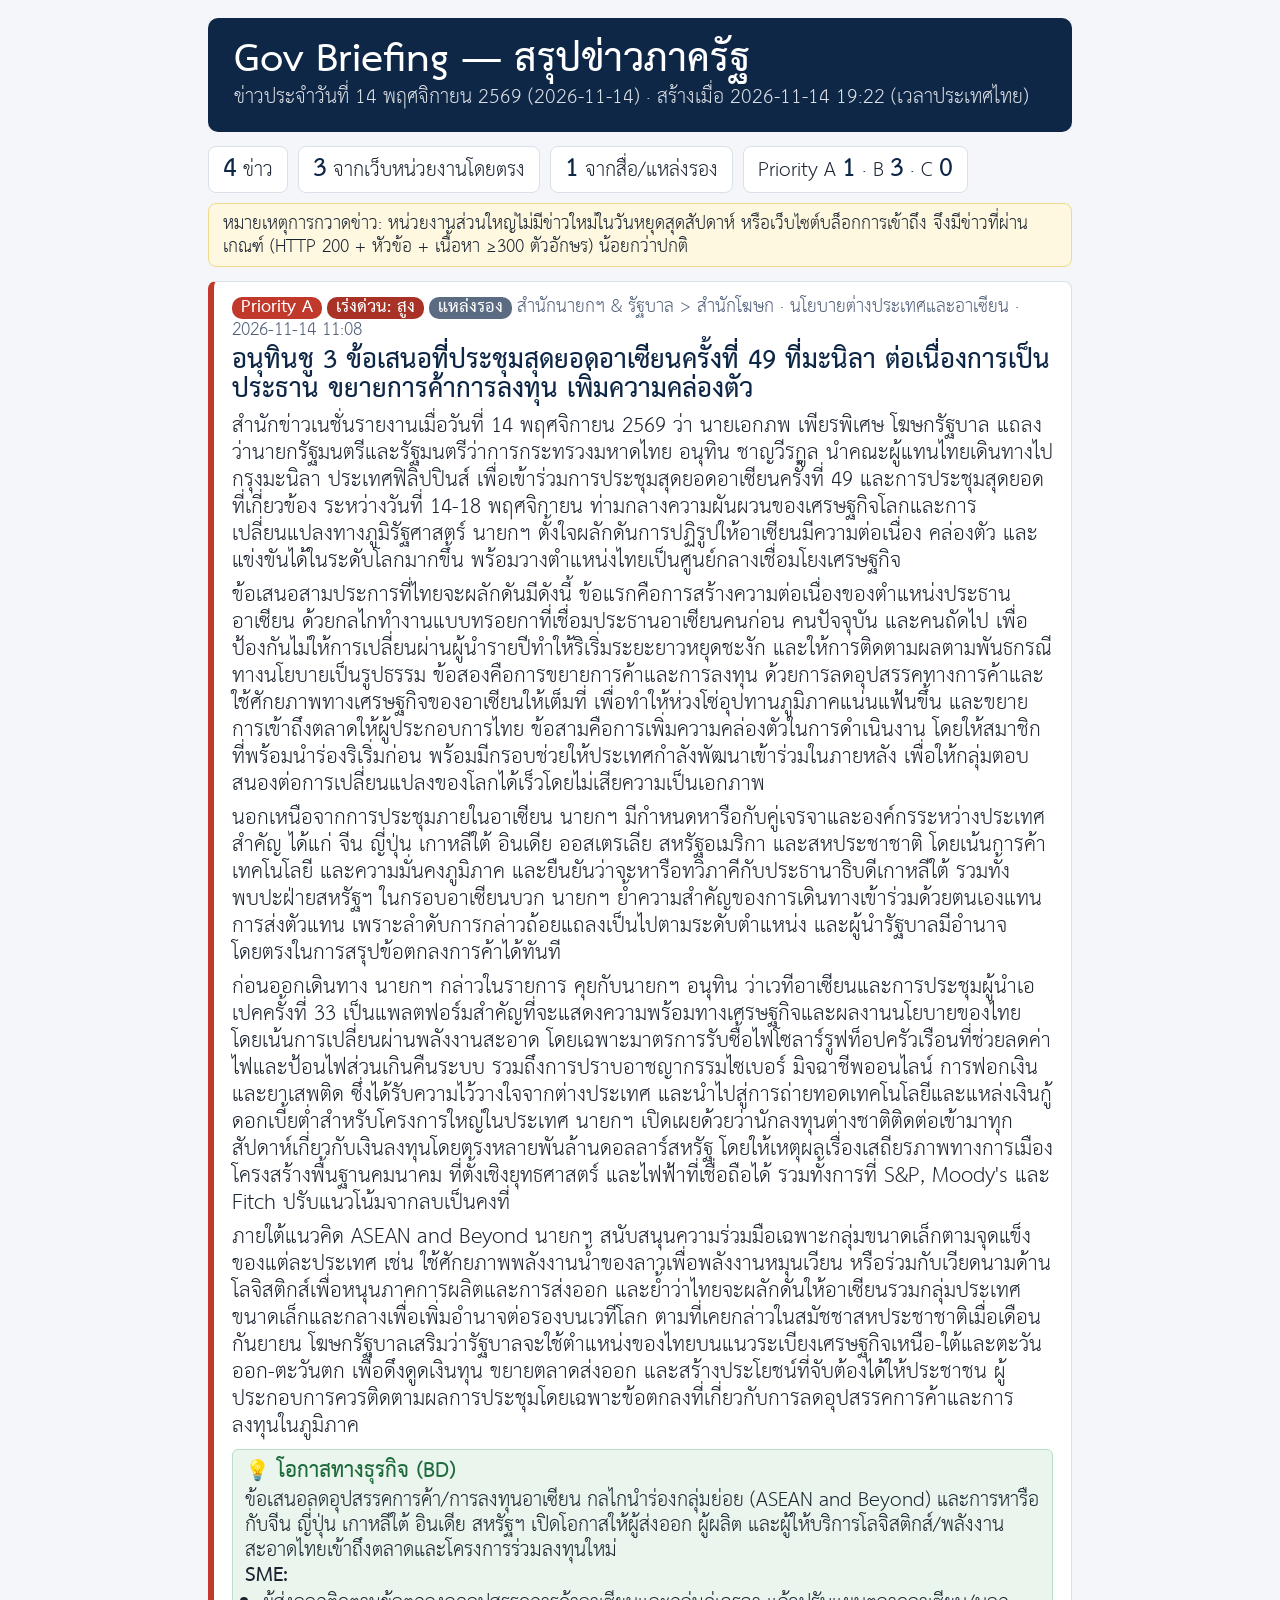
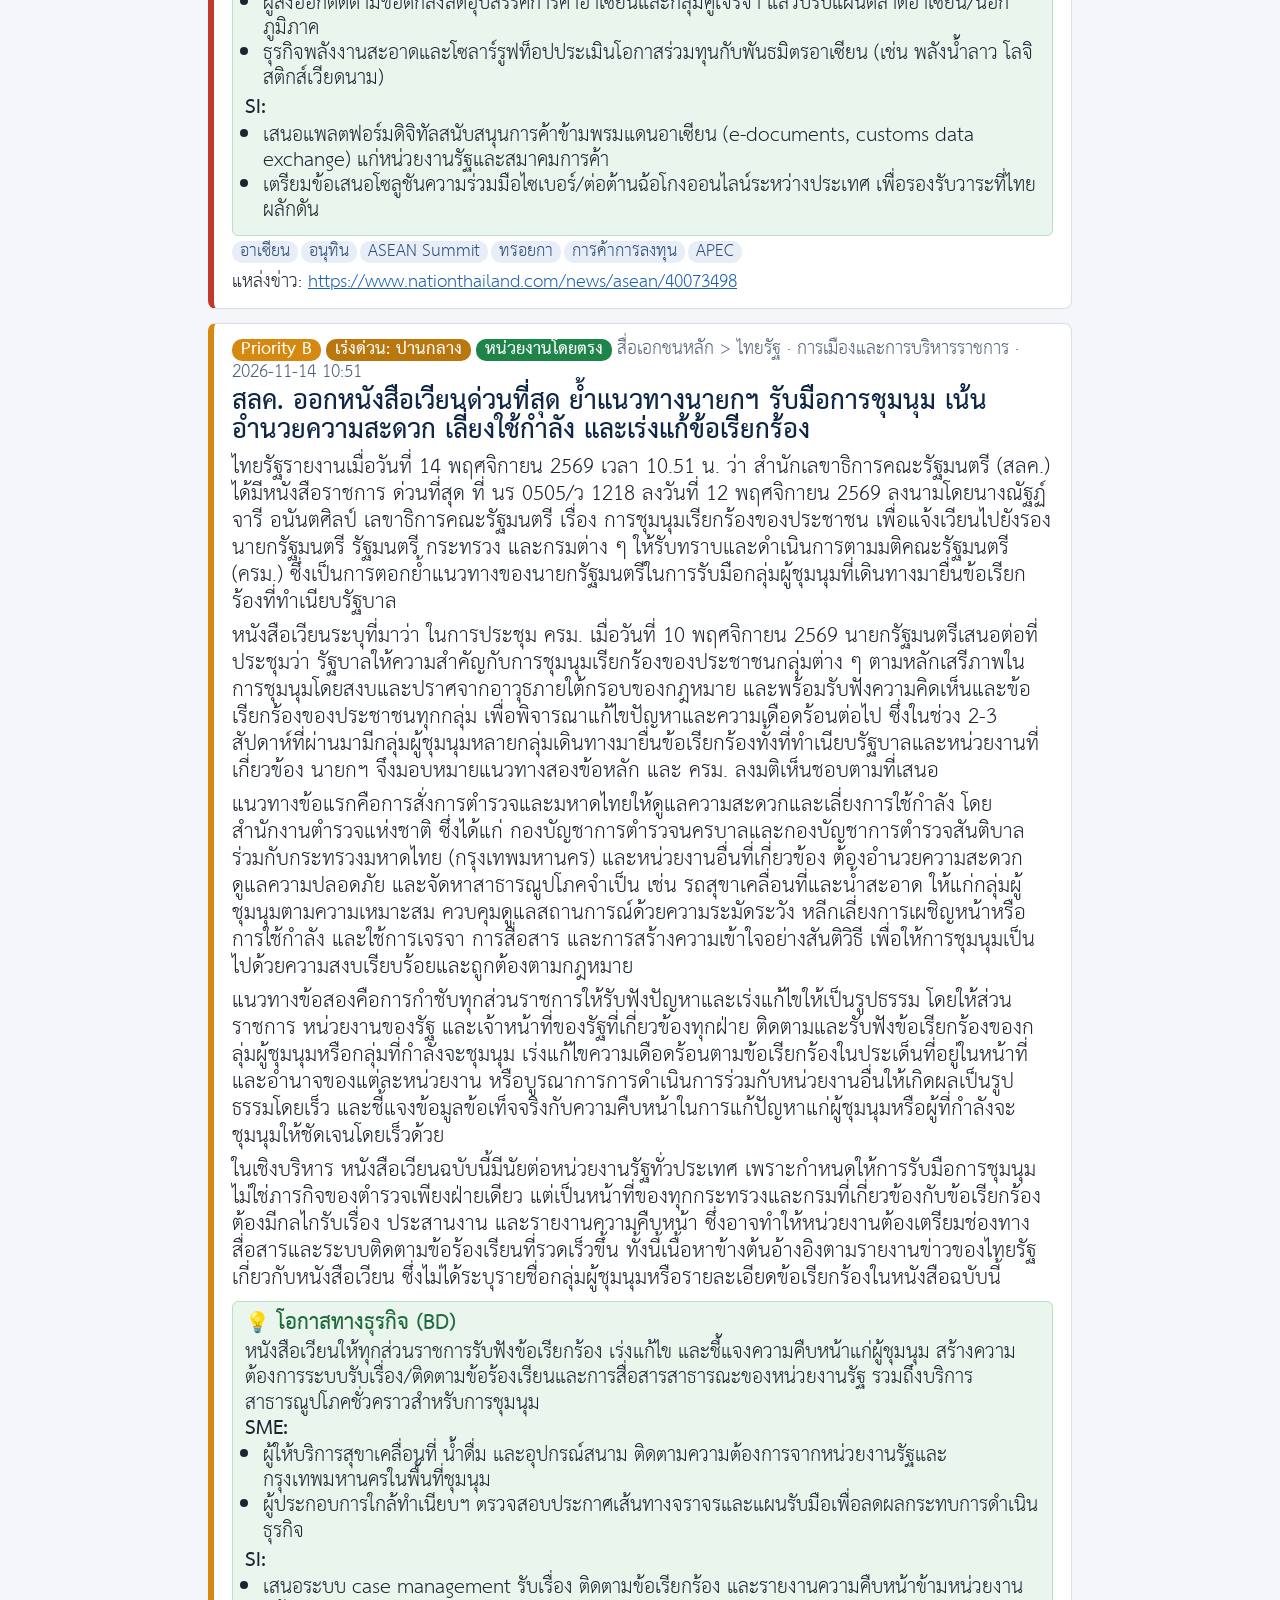
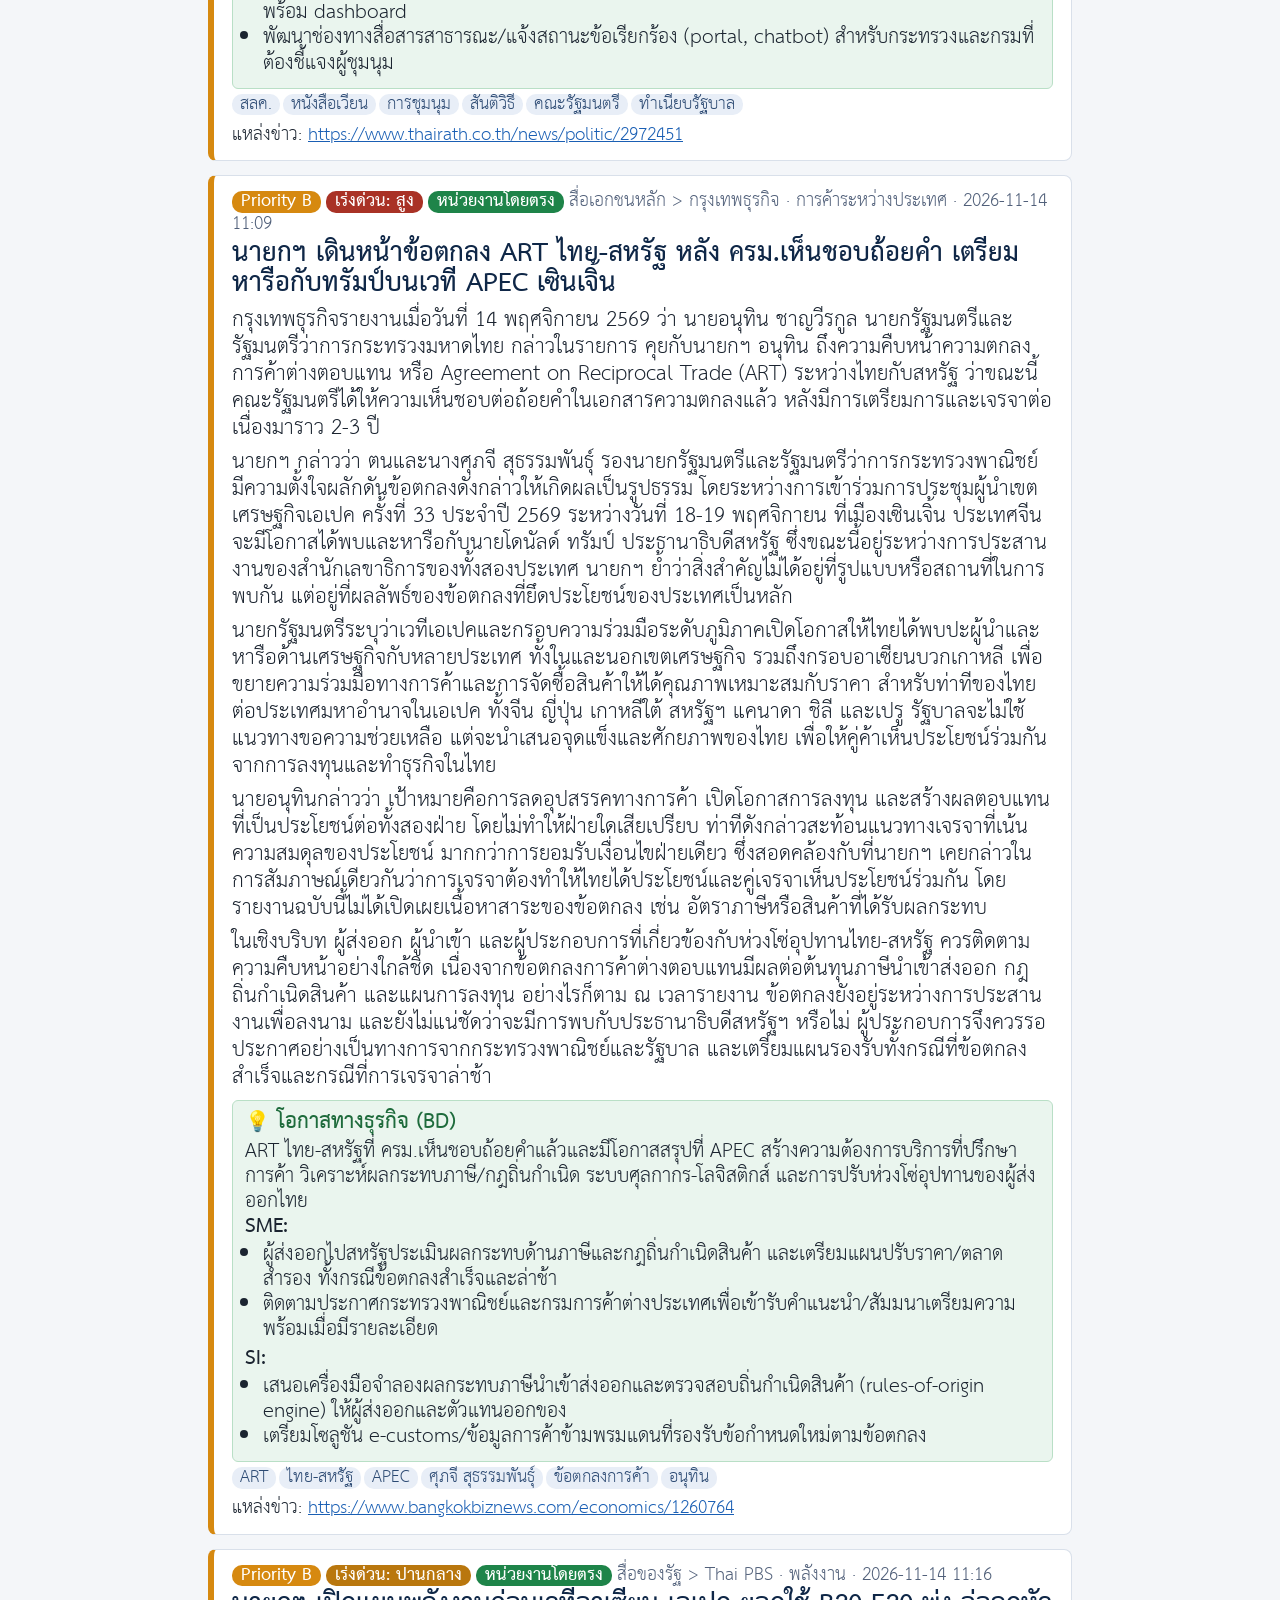
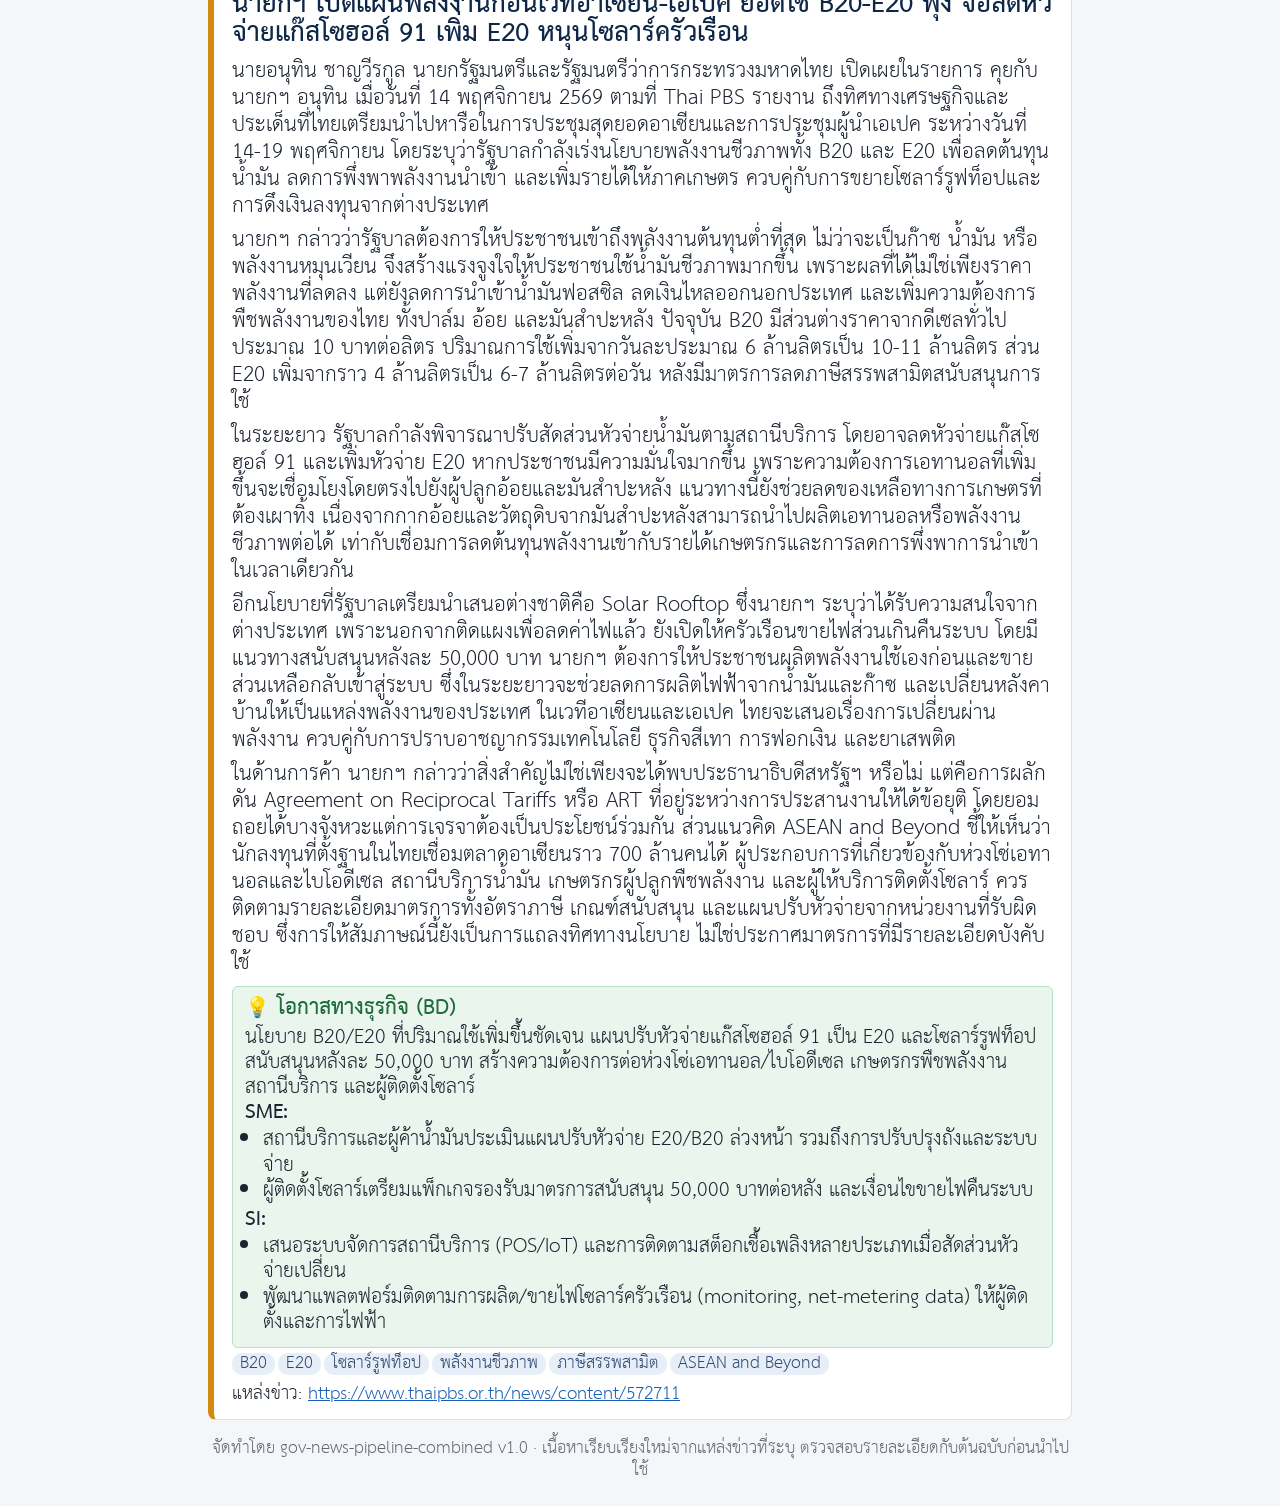
<file: Document/2026-11-14_News/2026-11-14_news.html>
<!DOCTYPE html><html lang="th"><head><meta charset="utf-8"><meta name="viewport" content="width=device-width, initial-scale=1">
<title>Gov Briefing 2026-11-14 — สรุปข่าวภาครัฐ</title><style>
@font-face{font-family:'THSarabun';font-weight:400;font-style:normal;src:url('./fonts/THSarabun.ttf') format('truetype');}
@font-face{font-family:'THSarabun';font-weight:700;font-style:normal;src:url('./fonts/THSarabun.Bold.ttf') format('truetype');}
@font-face{font-family:'THSarabun';font-weight:400;font-style:italic;src:url('./fonts/THSarabun.Italic.ttf') format('truetype');}
@font-face{font-family:'THSarabun';font-weight:700;font-style:italic;src:url('./fonts/THSarabun.BoldItalic.ttf') format('truetype');}
@page{size:A4;margin:16mm 14mm 16mm 14mm;@bottom-center{content:counter(page) ' / ' counter(pages);font-family:'THSarabun';font-size:11pt;color:#667}}
*{box-sizing:border-box}
body{font-family:'THSarabun',sans-serif;font-size:15pt;line-height:1.35;color:#1b2430;margin:0;background:#f4f6f9}
.wrap{max-width:900px;margin:0 auto;padding:18px}
header.top{background:#0f2747;color:#fff;padding:22px 26px;border-radius:10px}
header.top h1{margin:0;font-size:28pt;line-height:1.1}
header.top .sub{opacity:.85;font-size:14pt;margin-top:4px}
.stats{display:flex;gap:10px;flex-wrap:wrap;margin:14px 0 6px}
.stat{background:#fff;border:1px solid #d9e0ea;border-radius:8px;padding:6px 14px;font-size:14pt}
.stat b{font-size:18pt;color:#0f2747}
.note{background:#fff8e1;border:1px solid #f0d98a;border-radius:8px;padding:8px 14px;font-size:13pt;margin:10px 0}
article.card{background:#fff;border:1px solid #d9e0ea;border-left:6px solid #3a6ea5;border-radius:8px;padding:14px 18px;margin:14px 0;page-break-inside:auto}
article.card.pA{border-left-color:#c0392b}
article.card.pB{border-left-color:#d68910}
article.card.pC{border-left-color:#7f8c8d}
.meta{font-size:12.5pt;color:#51607a;margin-bottom:4px}
.badge{display:inline-block;padding:0 9px;border-radius:10px;font-size:12pt;font-weight:700;color:#fff;margin-right:5px}
.b-A{background:#c0392b}.b-B{background:#d68910}.b-C{background:#7f8c8d}
.b-high{background:#a93226}.b-medium{background:#b9770e}.b-low{background:#5d6d7e}
.b-direct{background:#1e8449}.b-indirect{background:#5b6b82}
h2.title{font-size:19pt;line-height:1.15;margin:4px 0 8px;color:#0f2747;page-break-after:avoid}
.body p{margin:0 0 7px;text-align:left}
.bd{background:#eaf5ee;border:1px solid #b9dfc6;border-radius:6px;padding:8px 12px;margin-top:10px;font-size:14pt;page-break-inside:avoid}
.bd h4{margin:0 0 3px;font-size:15pt;color:#1e6b3c}
.bd ul{margin:2px 0 4px 18px;padding:0}
.src{font-size:12.5pt;margin-top:8px;word-break:break-all}
.src a{color:#1a5fb4}
.tags span{display:inline-block;background:#e8eef7;border-radius:10px;padding:0 8px;margin:2px 3px 0 0;font-size:12pt;color:#2c4a73}
footer{font-size:12pt;color:#667;text-align:center;margin:18px 0 6px}
@media print{body{background:#fff}.wrap{padding:0;max-width:none}}
</style></head><body><div class="wrap">
<header class="top"><h1>Gov Briefing — สรุปข่าวภาครัฐ</h1><div class="sub">ข่าวประจำวันที่ 14 พฤศจิกายน 2569 (2026-11-14) · สร้างเมื่อ 2026-11-14 19:22 (เวลาประเทศไทย)</div></header>
<div class="stats"><div class="stat"><b>4</b> ข่าว</div><div class="stat"><b>3</b> จากเว็บหน่วยงานโดยตรง</div><div class="stat"><b>1</b> จากสื่อ/แหล่งรอง</div><div class="stat">Priority A <b>1</b> · B <b>3</b> · C <b>0</b></div></div>
<div class="note">หมายเหตุการกวาดข่าว: หน่วยงานส่วนใหญ่ไม่มีข่าวใหม่ในวันหยุดสุดสัปดาห์ หรือเว็บไซต์บล็อกการเข้าถึง จึงมีข่าวที่ผ่านเกณฑ์ (HTTP 200 + หัวข้อ + เนื้อหา ≥300 ตัวอักษร) น้อยกว่าปกติ</div>
<article class="card pA"><div class="meta"><span class="badge b-A">Priority A</span><span class="badge b-high">เร่งด่วน: สูง</span><span class="badge b-indirect">แหล่งรอง</span>สำนักนายกฯ &amp; รัฐบาล &gt; สำนักโฆษก · นโยบายต่างประเทศและอาเซียน · 2026-11-14 11:08</div><h2 class="title">อนุทินชู 3 ข้อเสนอที่ประชุมสุดยอดอาเซียนครั้งที่ 49 ที่มะนิลา ต่อเนื่องการเป็นประธาน ขยายการค้าการลงทุน เพิ่มความคล่องตัว</h2><div class="body"><p>สำนักข่าวเนชั่นรายงานเมื่อวันที่ 14 พฤศจิกายน 2569 ว่า นายเอกภพ เพียรพิเศษ โฆษกรัฐบาล แถลงว่านายกรัฐมนตรีและรัฐมนตรีว่าการกระทรวงมหาดไทย อนุทิน ชาญวีรกูล นำคณะผู้แทนไทยเดินทางไปกรุงมะนิลา ประเทศฟิลิปปินส์ เพื่อเข้าร่วมการประชุมสุดยอดอาเซียนครั้งที่ 49 และการประชุมสุดยอดที่เกี่ยวข้อง ระหว่างวันที่ 14-18 พฤศจิกายน ท่ามกลางความผันผวนของเศรษฐกิจโลกและการเปลี่ยนแปลงทางภูมิรัฐศาสตร์ นายกฯ ตั้งใจผลักดันการปฏิรูปให้อาเซียนมีความต่อเนื่อง คล่องตัว และแข่งขันได้ในระดับโลกมากขึ้น พร้อมวางตำแหน่งไทยเป็นศูนย์กลางเชื่อมโยงเศรษฐกิจ</p><p>ข้อเสนอสามประการที่ไทยจะผลักดันมีดังนี้ ข้อแรกคือการสร้างความต่อเนื่องของตำแหน่งประธานอาเซียน ด้วยกลไกทำงานแบบทรอยกาที่เชื่อมประธานอาเซียนคนก่อน คนปัจจุบัน และคนถัดไป เพื่อป้องกันไม่ให้การเปลี่ยนผ่านผู้นำรายปีทำให้ริเริ่มระยะยาวหยุดชะงัก และให้การติดตามผลตามพันธกรณีทางนโยบายเป็นรูปธรรม ข้อสองคือการขยายการค้าและการลงทุน ด้วยการลดอุปสรรคทางการค้าและใช้ศักยภาพทางเศรษฐกิจของอาเซียนให้เต็มที่ เพื่อทำให้ห่วงโซ่อุปทานภูมิภาคแน่นแฟ้นขึ้น และขยายการเข้าถึงตลาดให้ผู้ประกอบการไทย ข้อสามคือการเพิ่มความคล่องตัวในการดำเนินงาน โดยให้สมาชิกที่พร้อมนำร่องริเริ่มก่อน พร้อมมีกรอบช่วยให้ประเทศกำลังพัฒนาเข้าร่วมในภายหลัง เพื่อให้กลุ่มตอบสนองต่อการเปลี่ยนแปลงของโลกได้เร็วโดยไม่เสียความเป็นเอกภาพ</p><p>นอกเหนือจากการประชุมภายในอาเซียน นายกฯ มีกำหนดหารือกับคู่เจรจาและองค์กรระหว่างประเทศสำคัญ ได้แก่ จีน ญี่ปุ่น เกาหลีใต้ อินเดีย ออสเตรเลีย สหรัฐอเมริกา และสหประชาชาติ โดยเน้นการค้า เทคโนโลยี และความมั่นคงภูมิภาค และยืนยันว่าจะหารือทวิภาคีกับประธานาธิบดีเกาหลีใต้ รวมทั้งพบปะฝ่ายสหรัฐฯ ในกรอบอาเซียนบวก นายกฯ ย้ำความสำคัญของการเดินทางเข้าร่วมด้วยตนเองแทนการส่งตัวแทน เพราะลำดับการกล่าวถ้อยแถลงเป็นไปตามระดับตำแหน่ง และผู้นำรัฐบาลมีอำนาจโดยตรงในการสรุปข้อตกลงการค้าได้ทันที</p><p>ก่อนออกเดินทาง นายกฯ กล่าวในรายการ คุยกับนายกฯ อนุทิน ว่าเวทีอาเซียนและการประชุมผู้นำเอเปคครั้งที่ 33 เป็นแพลตฟอร์มสำคัญที่จะแสดงความพร้อมทางเศรษฐกิจและผลงานนโยบายของไทย โดยเน้นการเปลี่ยนผ่านพลังงานสะอาด โดยเฉพาะมาตรการรับซื้อไฟโซลาร์รูฟท็อปครัวเรือนที่ช่วยลดค่าไฟและป้อนไฟส่วนเกินคืนระบบ รวมถึงการปราบอาชญากรรมไซเบอร์ มิจฉาชีพออนไลน์ การฟอกเงิน และยาเสพติด ซึ่งได้รับความไว้วางใจจากต่างประเทศ และนำไปสู่การถ่ายทอดเทคโนโลยีและแหล่งเงินกู้ดอกเบี้ยต่ำสำหรับโครงการใหญ่ในประเทศ นายกฯ เปิดเผยด้วยว่านักลงทุนต่างชาติติดต่อเข้ามาทุกสัปดาห์เกี่ยวกับเงินลงทุนโดยตรงหลายพันล้านดอลลาร์สหรัฐ โดยให้เหตุผลเรื่องเสถียรภาพทางการเมือง โครงสร้างพื้นฐานคมนาคม ที่ตั้งเชิงยุทธศาสตร์ และไฟฟ้าที่เชื่อถือได้ รวมทั้งการที่ S&amp;P, Moody&#x27;s และ Fitch ปรับแนวโน้มจากลบเป็นคงที่</p><p>ภายใต้แนวคิด ASEAN and Beyond นายกฯ สนับสนุนความร่วมมือเฉพาะกลุ่มขนาดเล็กตามจุดแข็งของแต่ละประเทศ เช่น ใช้ศักยภาพพลังงานน้ำของลาวเพื่อพลังงานหมุนเวียน หรือร่วมกับเวียดนามด้านโลจิสติกส์เพื่อหนุนภาคการผลิตและการส่งออก และย้ำว่าไทยจะผลักดันให้อาเซียนรวมกลุ่มประเทศขนาดเล็กและกลางเพื่อเพิ่มอำนาจต่อรองบนเวทีโลก ตามที่เคยกล่าวในสมัชชาสหประชาชาติเมื่อเดือนกันยายน โฆษกรัฐบาลเสริมว่ารัฐบาลจะใช้ตำแหน่งของไทยบนแนวระเบียงเศรษฐกิจเหนือ-ใต้และตะวันออก-ตะวันตก เพื่อดึงดูดเงินทุน ขยายตลาดส่งออก และสร้างประโยชน์ที่จับต้องได้ให้ประชาชน ผู้ประกอบการควรติดตามผลการประชุมโดยเฉพาะข้อตกลงที่เกี่ยวกับการลดอุปสรรคการค้าและการลงทุนในภูมิภาค</p></div><div class="bd"><h4>💡 โอกาสทางธุรกิจ (BD)</h4><div>ข้อเสนอลดอุปสรรคการค้า/การลงทุนอาเซียน กลไกนำร่องกลุ่มย่อย (ASEAN and Beyond) และการหารือกับจีน ญี่ปุ่น เกาหลีใต้ อินเดีย สหรัฐฯ เปิดโอกาสให้ผู้ส่งออก ผู้ผลิต และผู้ให้บริการโลจิสติกส์/พลังงานสะอาดไทยเข้าถึงตลาดและโครงการร่วมลงทุนใหม่</div><b>SME:</b><ul><li>ผู้ส่งออกติดตามข้อตกลงลดอุปสรรคการค้าอาเซียนและกลุ่มคู่เจรจา แล้วปรับแผนตลาดอาเซียน/นอกภูมิภาค</li><li>ธุรกิจพลังงานสะอาดและโซลาร์รูฟท็อปประเมินโอกาสร่วมทุนกับพันธมิตรอาเซียน (เช่น พลังน้ำลาว โลจิสติกส์เวียดนาม)</li></ul><b>SI:</b><ul><li>เสนอแพลตฟอร์มดิจิทัลสนับสนุนการค้าข้ามพรมแดนอาเซียน (e-documents, customs data exchange) แก่หน่วยงานรัฐและสมาคมการค้า</li><li>เตรียมข้อเสนอโซลูชันความร่วมมือไซเบอร์/ต่อต้านฉ้อโกงออนไลน์ระหว่างประเทศ เพื่อรองรับวาระที่ไทยผลักดัน</li></ul></div><div class="tags"><span>อาเซียน</span><span>อนุทิน</span><span>ASEAN Summit</span><span>ทรอยกา</span><span>การค้าการลงทุน</span><span>APEC</span></div><div class="src">แหล่งข่าว: <a href="https://www.nationthailand.com/news/asean/40073498">https://www.nationthailand.com/news/asean/40073498</a></div></article>
<article class="card pB"><div class="meta"><span class="badge b-B">Priority B</span><span class="badge b-medium">เร่งด่วน: ปานกลาง</span><span class="badge b-direct">หน่วยงานโดยตรง</span>สื่อเอกชนหลัก &gt; ไทยรัฐ · การเมืองและการบริหารราชการ · 2026-11-14 10:51</div><h2 class="title">สลค. ออกหนังสือเวียนด่วนที่สุด ย้ำแนวทางนายกฯ รับมือการชุมนุม เน้นอำนวยความสะดวก เลี่ยงใช้กำลัง และเร่งแก้ข้อเรียกร้อง</h2><div class="body"><p>ไทยรัฐรายงานเมื่อวันที่ 14 พฤศจิกายน 2569 เวลา 10.51 น. ว่า สำนักเลขาธิการคณะรัฐมนตรี (สลค.) ได้มีหนังสือราชการ ด่วนที่สุด ที่ นร 0505/ว 1218 ลงวันที่ 12 พฤศจิกายน 2569 ลงนามโดยนางณัฐฏ์จารี อนันตศิลป์ เลขาธิการคณะรัฐมนตรี เรื่อง การชุมนุมเรียกร้องของประชาชน เพื่อแจ้งเวียนไปยังรองนายกรัฐมนตรี รัฐมนตรี กระทรวง และกรมต่าง ๆ ให้รับทราบและดำเนินการตามมติคณะรัฐมนตรี (ครม.) ซึ่งเป็นการตอกย้ำแนวทางของนายกรัฐมนตรีในการรับมือกลุ่มผู้ชุมนุมที่เดินทางมายื่นข้อเรียกร้องที่ทำเนียบรัฐบาล</p><p>หนังสือเวียนระบุที่มาว่า ในการประชุม ครม. เมื่อวันที่ 10 พฤศจิกายน 2569 นายกรัฐมนตรีเสนอต่อที่ประชุมว่า รัฐบาลให้ความสำคัญกับการชุมนุมเรียกร้องของประชาชนกลุ่มต่าง ๆ ตามหลักเสรีภาพในการชุมนุมโดยสงบและปราศจากอาวุธภายใต้กรอบของกฎหมาย และพร้อมรับฟังความคิดเห็นและข้อเรียกร้องของประชาชนทุกกลุ่ม เพื่อพิจารณาแก้ไขปัญหาและความเดือดร้อนต่อไป ซึ่งในช่วง 2-3 สัปดาห์ที่ผ่านมามีกลุ่มผู้ชุมนุมหลายกลุ่มเดินทางมายื่นข้อเรียกร้องทั้งที่ทำเนียบรัฐบาลและหน่วยงานที่เกี่ยวข้อง นายกฯ จึงมอบหมายแนวทางสองข้อหลัก และ ครม. ลงมติเห็นชอบตามที่เสนอ</p><p>แนวทางข้อแรกคือการสั่งการตำรวจและมหาดไทยให้ดูแลความสะดวกและเลี่ยงการใช้กำลัง โดยสำนักงานตำรวจแห่งชาติ ซึ่งได้แก่ กองบัญชาการตำรวจนครบาลและกองบัญชาการตำรวจสันติบาล ร่วมกับกระทรวงมหาดไทย (กรุงเทพมหานคร) และหน่วยงานอื่นที่เกี่ยวข้อง ต้องอำนวยความสะดวก ดูแลความปลอดภัย และจัดหาสาธารณูปโภคจำเป็น เช่น รถสุขาเคลื่อนที่และน้ำสะอาด ให้แก่กลุ่มผู้ชุมนุมตามความเหมาะสม ควบคุมดูแลสถานการณ์ด้วยความระมัดระวัง หลีกเลี่ยงการเผชิญหน้าหรือการใช้กำลัง และใช้การเจรจา การสื่อสาร และการสร้างความเข้าใจอย่างสันติวิธี เพื่อให้การชุมนุมเป็นไปด้วยความสงบเรียบร้อยและถูกต้องตามกฎหมาย</p><p>แนวทางข้อสองคือการกำชับทุกส่วนราชการให้รับฟังปัญหาและเร่งแก้ไขให้เป็นรูปธรรม โดยให้ส่วนราชการ หน่วยงานของรัฐ และเจ้าหน้าที่ของรัฐที่เกี่ยวข้องทุกฝ่าย ติดตามและรับฟังข้อเรียกร้องของกลุ่มผู้ชุมนุมหรือกลุ่มที่กำลังจะชุมนุม เร่งแก้ไขความเดือดร้อนตามข้อเรียกร้องในประเด็นที่อยู่ในหน้าที่และอำนาจของแต่ละหน่วยงาน หรือบูรณาการการดำเนินการร่วมกับหน่วยงานอื่นให้เกิดผลเป็นรูปธรรมโดยเร็ว และชี้แจงข้อมูลข้อเท็จจริงกับความคืบหน้าในการแก้ปัญหาแก่ผู้ชุมนุมหรือผู้ที่กำลังจะชุมนุมให้ชัดเจนโดยเร็วด้วย</p><p>ในเชิงบริหาร หนังสือเวียนฉบับนี้มีนัยต่อหน่วยงานรัฐทั่วประเทศ เพราะกำหนดให้การรับมือการชุมนุมไม่ใช่ภารกิจของตำรวจเพียงฝ่ายเดียว แต่เป็นหน้าที่ของทุกกระทรวงและกรมที่เกี่ยวข้องกับข้อเรียกร้อง ต้องมีกลไกรับเรื่อง ประสานงาน และรายงานความคืบหน้า ซึ่งอาจทำให้หน่วยงานต้องเตรียมช่องทางสื่อสารและระบบติดตามข้อร้องเรียนที่รวดเร็วขึ้น ทั้งนี้เนื้อหาข้างต้นอ้างอิงตามรายงานข่าวของไทยรัฐเกี่ยวกับหนังสือเวียน ซึ่งไม่ได้ระบุรายชื่อกลุ่มผู้ชุมนุมหรือรายละเอียดข้อเรียกร้องในหนังสือฉบับนี้</p></div><div class="bd"><h4>💡 โอกาสทางธุรกิจ (BD)</h4><div>หนังสือเวียนให้ทุกส่วนราชการรับฟังข้อเรียกร้อง เร่งแก้ไข และชี้แจงความคืบหน้าแก่ผู้ชุมนุม สร้างความต้องการระบบรับเรื่อง/ติดตามข้อร้องเรียนและการสื่อสารสาธารณะของหน่วยงานรัฐ รวมถึงบริการสาธารณูปโภคชั่วคราวสำหรับการชุมนุม</div><b>SME:</b><ul><li>ผู้ให้บริการสุขาเคลื่อนที่ น้ำดื่ม และอุปกรณ์สนาม ติดตามความต้องการจากหน่วยงานรัฐและกรุงเทพมหานครในพื้นที่ชุมนุม</li><li>ผู้ประกอบการใกล้ทำเนียบฯ ตรวจสอบประกาศเส้นทางจราจรและแผนรับมือเพื่อลดผลกระทบการดำเนินธุรกิจ</li></ul><b>SI:</b><ul><li>เสนอระบบ case management รับเรื่อง ติดตามข้อเรียกร้อง และรายงานความคืบหน้าข้ามหน่วยงานพร้อม dashboard</li><li>พัฒนาช่องทางสื่อสารสาธารณะ/แจ้งสถานะข้อเรียกร้อง (portal, chatbot) สำหรับกระทรวงและกรมที่ต้องชี้แจงผู้ชุมนุม</li></ul></div><div class="tags"><span>สลค.</span><span>หนังสือเวียน</span><span>การชุมนุม</span><span>สันติวิธี</span><span>คณะรัฐมนตรี</span><span>ทำเนียบรัฐบาล</span></div><div class="src">แหล่งข่าว: <a href="https://www.thairath.co.th/news/politic/2972451">https://www.thairath.co.th/news/politic/2972451</a></div></article>
<article class="card pB"><div class="meta"><span class="badge b-B">Priority B</span><span class="badge b-high">เร่งด่วน: สูง</span><span class="badge b-direct">หน่วยงานโดยตรง</span>สื่อเอกชนหลัก &gt; กรุงเทพธุรกิจ · การค้าระหว่างประเทศ · 2026-11-14 11:09</div><h2 class="title">นายกฯ เดินหน้าข้อตกลง ART ไทย-สหรัฐ หลัง ครม.เห็นชอบถ้อยคำ เตรียมหารือกับทรัมป์บนเวที APEC เซินเจิ้น</h2><div class="body"><p>กรุงเทพธุรกิจรายงานเมื่อวันที่ 14 พฤศจิกายน 2569 ว่า นายอนุทิน ชาญวีรกูล นายกรัฐมนตรีและรัฐมนตรีว่าการกระทรวงมหาดไทย กล่าวในรายการ คุยกับนายกฯ อนุทิน ถึงความคืบหน้าความตกลงการค้าต่างตอบแทน หรือ Agreement on Reciprocal Trade (ART) ระหว่างไทยกับสหรัฐ ว่าขณะนี้คณะรัฐมนตรีได้ให้ความเห็นชอบต่อถ้อยคำในเอกสารความตกลงแล้ว หลังมีการเตรียมการและเจรจาต่อเนื่องมาราว 2-3 ปี</p><p>นายกฯ กล่าวว่า ตนและนางศุภจี สุธรรมพันธุ์ รองนายกรัฐมนตรีและรัฐมนตรีว่าการกระทรวงพาณิชย์ มีความตั้งใจผลักดันข้อตกลงดังกล่าวให้เกิดผลเป็นรูปธรรม โดยระหว่างการเข้าร่วมการประชุมผู้นำเขตเศรษฐกิจเอเปค ครั้งที่ 33 ประจำปี 2569 ระหว่างวันที่ 18-19 พฤศจิกายน ที่เมืองเซินเจิ้น ประเทศจีน จะมีโอกาสได้พบและหารือกับนายโดนัลด์ ทรัมป์ ประธานาธิบดีสหรัฐ ซึ่งขณะนี้อยู่ระหว่างการประสานงานของสำนักเลขาธิการของทั้งสองประเทศ นายกฯ ย้ำว่าสิ่งสำคัญไม่ได้อยู่ที่รูปแบบหรือสถานที่ในการพบกัน แต่อยู่ที่ผลลัพธ์ของข้อตกลงที่ยึดประโยชน์ของประเทศเป็นหลัก</p><p>นายกรัฐมนตรีระบุว่าเวทีเอเปคและกรอบความร่วมมือระดับภูมิภาคเปิดโอกาสให้ไทยได้พบปะผู้นำและหารือด้านเศรษฐกิจกับหลายประเทศ ทั้งในและนอกเขตเศรษฐกิจ รวมถึงกรอบอาเซียนบวกเกาหลี เพื่อขยายความร่วมมือทางการค้าและการจัดซื้อสินค้าให้ได้คุณภาพเหมาะสมกับราคา สำหรับท่าทีของไทยต่อประเทศมหาอำนาจในเอเปค ทั้งจีน ญี่ปุ่น เกาหลีใต้ สหรัฐฯ แคนาดา ชิลี และเปรู รัฐบาลจะไม่ใช้แนวทางขอความช่วยเหลือ แต่จะนำเสนอจุดแข็งและศักยภาพของไทย เพื่อให้คู่ค้าเห็นประโยชน์ร่วมกันจากการลงทุนและทำธุรกิจในไทย</p><p>นายอนุทินกล่าวว่า เป้าหมายคือการลดอุปสรรคทางการค้า เปิดโอกาสการลงทุน และสร้างผลตอบแทนที่เป็นประโยชน์ต่อทั้งสองฝ่าย โดยไม่ทำให้ฝ่ายใดเสียเปรียบ ท่าทีดังกล่าวสะท้อนแนวทางเจรจาที่เน้นความสมดุลของประโยชน์ มากกว่าการยอมรับเงื่อนไขฝ่ายเดียว ซึ่งสอดคล้องกับที่นายกฯ เคยกล่าวในการสัมภาษณ์เดียวกันว่าการเจรจาต้องทำให้ไทยได้ประโยชน์และคู่เจรจาเห็นประโยชน์ร่วมกัน โดยรายงานฉบับนี้ไม่ได้เปิดเผยเนื้อหาสาระของข้อตกลง เช่น อัตราภาษีหรือสินค้าที่ได้รับผลกระทบ</p><p>ในเชิงบริบท ผู้ส่งออก ผู้นำเข้า และผู้ประกอบการที่เกี่ยวข้องกับห่วงโซ่อุปทานไทย-สหรัฐ ควรติดตามความคืบหน้าอย่างใกล้ชิด เนื่องจากข้อตกลงการค้าต่างตอบแทนมีผลต่อต้นทุนภาษีนำเข้าส่งออก กฎถิ่นกำเนิดสินค้า และแผนการลงทุน อย่างไรก็ตาม ณ เวลารายงาน ข้อตกลงยังอยู่ระหว่างการประสานงานเพื่อลงนาม และยังไม่แน่ชัดว่าจะมีการพบกับประธานาธิบดีสหรัฐฯ หรือไม่ ผู้ประกอบการจึงควรรอประกาศอย่างเป็นทางการจากกระทรวงพาณิชย์และรัฐบาล และเตรียมแผนรองรับทั้งกรณีที่ข้อตกลงสำเร็จและกรณีที่การเจรจาล่าช้า</p></div><div class="bd"><h4>💡 โอกาสทางธุรกิจ (BD)</h4><div>ART ไทย-สหรัฐที่ ครม.เห็นชอบถ้อยคำแล้วและมีโอกาสสรุปที่ APEC สร้างความต้องการบริการที่ปรึกษาการค้า วิเคราะห์ผลกระทบภาษี/กฎถิ่นกำเนิด ระบบศุลกากร-โลจิสติกส์ และการปรับห่วงโซ่อุปทานของผู้ส่งออกไทย</div><b>SME:</b><ul><li>ผู้ส่งออกไปสหรัฐประเมินผลกระทบด้านภาษีและกฎถิ่นกำเนิดสินค้า และเตรียมแผนปรับราคา/ตลาดสำรอง ทั้งกรณีข้อตกลงสำเร็จและล่าช้า</li><li>ติดตามประกาศกระทรวงพาณิชย์และกรมการค้าต่างประเทศเพื่อเข้ารับคำแนะนำ/สัมมนาเตรียมความพร้อมเมื่อมีรายละเอียด</li></ul><b>SI:</b><ul><li>เสนอเครื่องมือจำลองผลกระทบภาษีนำเข้าส่งออกและตรวจสอบถิ่นกำเนิดสินค้า (rules-of-origin engine) ให้ผู้ส่งออกและตัวแทนออกของ</li><li>เตรียมโซลูชัน e-customs/ข้อมูลการค้าข้ามพรมแดนที่รองรับข้อกำหนดใหม่ตามข้อตกลง</li></ul></div><div class="tags"><span>ART</span><span>ไทย-สหรัฐ</span><span>APEC</span><span>ศุภจี สุธรรมพันธุ์</span><span>ข้อตกลงการค้า</span><span>อนุทิน</span></div><div class="src">แหล่งข่าว: <a href="https://www.bangkokbiznews.com/economics/1260764">https://www.bangkokbiznews.com/economics/1260764</a></div></article>
<article class="card pB"><div class="meta"><span class="badge b-B">Priority B</span><span class="badge b-medium">เร่งด่วน: ปานกลาง</span><span class="badge b-direct">หน่วยงานโดยตรง</span>สื่อของรัฐ &gt; Thai PBS · พลังงาน · 2026-11-14 11:16</div><h2 class="title">นายกฯ เปิดแผนพลังงานก่อนเวทีอาเซียน-เอเปค ยอดใช้ B20-E20 พุ่ง จ่อลดหัวจ่ายแก๊สโซฮอล์ 91 เพิ่ม E20 หนุนโซลาร์ครัวเรือน</h2><div class="body"><p>นายอนุทิน ชาญวีรกูล นายกรัฐมนตรีและรัฐมนตรีว่าการกระทรวงมหาดไทย เปิดเผยในรายการ คุยกับนายกฯ อนุทิน เมื่อวันที่ 14 พฤศจิกายน 2569 ตามที่ Thai PBS รายงาน ถึงทิศทางเศรษฐกิจและประเด็นที่ไทยเตรียมนำไปหารือในการประชุมสุดยอดอาเซียนและการประชุมผู้นำเอเปค ระหว่างวันที่ 14-19 พฤศจิกายน โดยระบุว่ารัฐบาลกำลังเร่งนโยบายพลังงานชีวภาพทั้ง B20 และ E20 เพื่อลดต้นทุนน้ำมัน ลดการพึ่งพาพลังงานนำเข้า และเพิ่มรายได้ให้ภาคเกษตร ควบคู่กับการขยายโซลาร์รูฟท็อปและการดึงเงินลงทุนจากต่างประเทศ</p><p>นายกฯ กล่าวว่ารัฐบาลต้องการให้ประชาชนเข้าถึงพลังงานต้นทุนต่ำที่สุด ไม่ว่าจะเป็นก๊าซ น้ำมัน หรือพลังงานหมุนเวียน จึงสร้างแรงจูงใจให้ประชาชนใช้น้ำมันชีวภาพมากขึ้น เพราะผลที่ได้ไม่ใช่เพียงราคาพลังงานที่ลดลง แต่ยังลดการนำเข้าน้ำมันฟอสซิล ลดเงินไหลออกนอกประเทศ และเพิ่มความต้องการพืชพลังงานของไทย ทั้งปาล์ม อ้อย และมันสำปะหลัง ปัจจุบัน B20 มีส่วนต่างราคาจากดีเซลทั่วไปประมาณ 10 บาทต่อลิตร ปริมาณการใช้เพิ่มจากวันละประมาณ 6 ล้านลิตรเป็น 10-11 ล้านลิตร ส่วน E20 เพิ่มจากราว 4 ล้านลิตรเป็น 6-7 ล้านลิตรต่อวัน หลังมีมาตรการลดภาษีสรรพสามิตสนับสนุนการใช้</p><p>ในระยะยาว รัฐบาลกำลังพิจารณาปรับสัดส่วนหัวจ่ายน้ำมันตามสถานีบริการ โดยอาจลดหัวจ่ายแก๊สโซฮอล์ 91 และเพิ่มหัวจ่าย E20 หากประชาชนมีความมั่นใจมากขึ้น เพราะความต้องการเอทานอลที่เพิ่มขึ้นจะเชื่อมโยงโดยตรงไปยังผู้ปลูกอ้อยและมันสำปะหลัง แนวทางนี้ยังช่วยลดของเหลือทางการเกษตรที่ต้องเผาทิ้ง เนื่องจากกากอ้อยและวัตถุดิบจากมันสำปะหลังสามารถนำไปผลิตเอทานอลหรือพลังงานชีวภาพต่อได้ เท่ากับเชื่อมการลดต้นทุนพลังงานเข้ากับรายได้เกษตรกรและการลดการพึ่งพาการนำเข้าในเวลาเดียวกัน</p><p>อีกนโยบายที่รัฐบาลเตรียมนำเสนอต่างชาติคือ Solar Rooftop ซึ่งนายกฯ ระบุว่าได้รับความสนใจจากต่างประเทศ เพราะนอกจากติดแผงเพื่อลดค่าไฟแล้ว ยังเปิดให้ครัวเรือนขายไฟส่วนเกินคืนระบบ โดยมีแนวทางสนับสนุนหลังละ 50,000 บาท นายกฯ ต้องการให้ประชาชนผลิตพลังงานใช้เองก่อนและขายส่วนเหลือกลับเข้าสู่ระบบ ซึ่งในระยะยาวจะช่วยลดการผลิตไฟฟ้าจากน้ำมันและก๊าซ และเปลี่ยนหลังคาบ้านให้เป็นแหล่งพลังงานของประเทศ ในเวทีอาเซียนและเอเปค ไทยจะเสนอเรื่องการเปลี่ยนผ่านพลังงาน ควบคู่กับการปราบอาชญากรรมเทคโนโลยี ธุรกิจสีเทา การฟอกเงิน และยาเสพติด</p><p>ในด้านการค้า นายกฯ กล่าวว่าสิ่งสำคัญไม่ใช่เพียงจะได้พบประธานาธิบดีสหรัฐฯ หรือไม่ แต่คือการผลักดัน Agreement on Reciprocal Tariffs หรือ ART ที่อยู่ระหว่างการประสานงานให้ได้ข้อยุติ โดยยอมถอยได้บางจังหวะแต่การเจรจาต้องเป็นประโยชน์ร่วมกัน ส่วนแนวคิด ASEAN and Beyond ชี้ให้เห็นว่านักลงทุนที่ตั้งฐานในไทยเชื่อมตลาดอาเซียนราว 700 ล้านคนได้ ผู้ประกอบการที่เกี่ยวข้องกับห่วงโซ่เอทานอลและไบโอดีเซล สถานีบริการน้ำมัน เกษตรกรผู้ปลูกพืชพลังงาน และผู้ให้บริการติดตั้งโซลาร์ ควรติดตามรายละเอียดมาตรการทั้งอัตราภาษี เกณฑ์สนับสนุน และแผนปรับหัวจ่ายจากหน่วยงานที่รับผิดชอบ ซึ่งการให้สัมภาษณ์นี้ยังเป็นการแถลงทิศทางนโยบาย ไม่ใช่ประกาศมาตรการที่มีรายละเอียดบังคับใช้</p></div><div class="bd"><h4>💡 โอกาสทางธุรกิจ (BD)</h4><div>นโยบาย B20/E20 ที่ปริมาณใช้เพิ่มขึ้นชัดเจน แผนปรับหัวจ่ายแก๊สโซฮอล์ 91 เป็น E20 และโซลาร์รูฟท็อปสนับสนุนหลังละ 50,000 บาท สร้างความต้องการต่อห่วงโซ่เอทานอล/ไบโอดีเซล เกษตรกรพืชพลังงาน สถานีบริการ และผู้ติดตั้งโซลาร์</div><b>SME:</b><ul><li>สถานีบริการและผู้ค้าน้ำมันประเมินแผนปรับหัวจ่าย E20/B20 ล่วงหน้า รวมถึงการปรับปรุงถังและระบบจ่าย</li><li>ผู้ติดตั้งโซลาร์เตรียมแพ็กเกจรองรับมาตรการสนับสนุน 50,000 บาทต่อหลัง และเงื่อนไขขายไฟคืนระบบ</li></ul><b>SI:</b><ul><li>เสนอระบบจัดการสถานีบริการ (POS/IoT) และการติดตามสต็อกเชื้อเพลิงหลายประเภทเมื่อสัดส่วนหัวจ่ายเปลี่ยน</li><li>พัฒนาแพลตฟอร์มติดตามการผลิต/ขายไฟโซลาร์ครัวเรือน (monitoring, net-metering data) ให้ผู้ติดตั้งและการไฟฟ้า</li></ul></div><div class="tags"><span>B20</span><span>E20</span><span>โซลาร์รูฟท็อป</span><span>พลังงานชีวภาพ</span><span>ภาษีสรรพสามิต</span><span>ASEAN and Beyond</span></div><div class="src">แหล่งข่าว: <a href="https://www.thaipbs.or.th/news/content/572711">https://www.thaipbs.or.th/news/content/572711</a></div></article>
<footer>จัดทำโดย gov-news-pipeline-combined v1.0 · เนื้อหาเรียบเรียงใหม่จากแหล่งข่าวที่ระบุ ตรวจสอบรายละเอียดกับต้นฉบับก่อนนำไปใช้</footer></div></body></html>
</file>
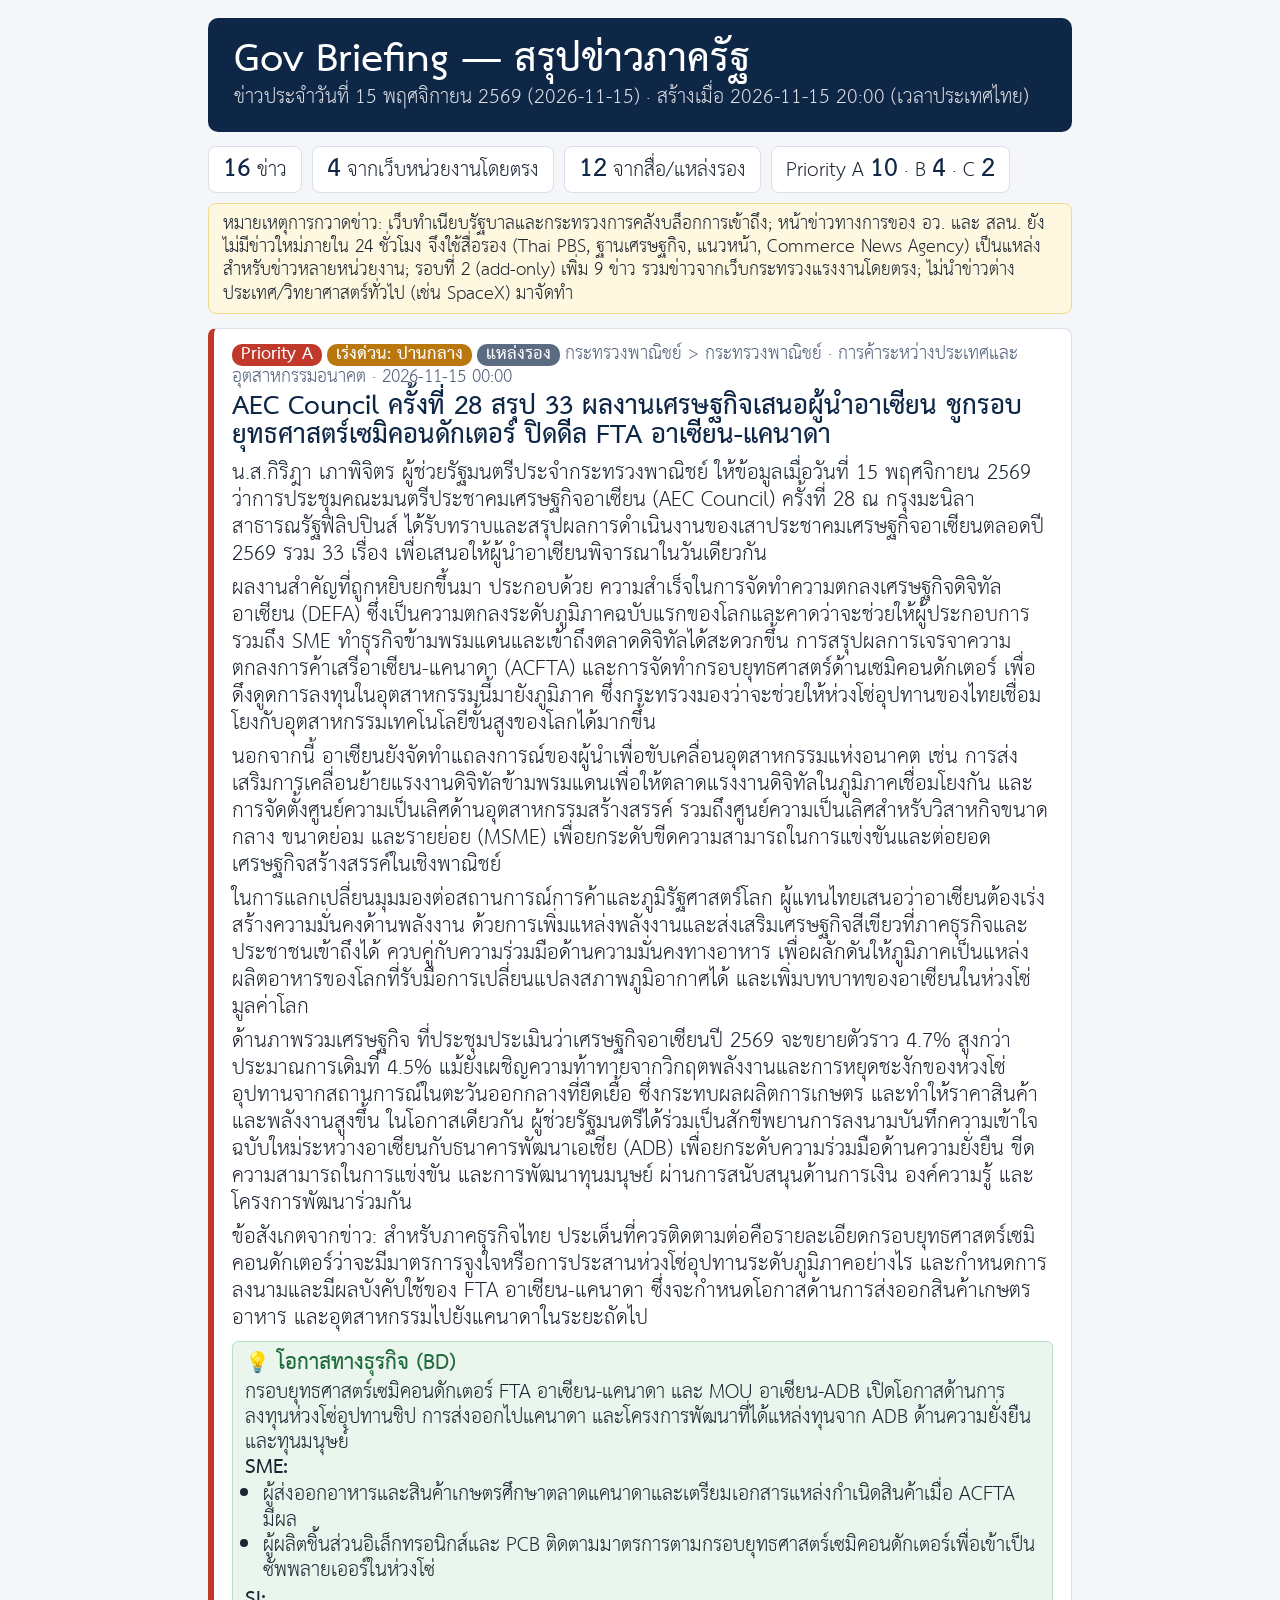
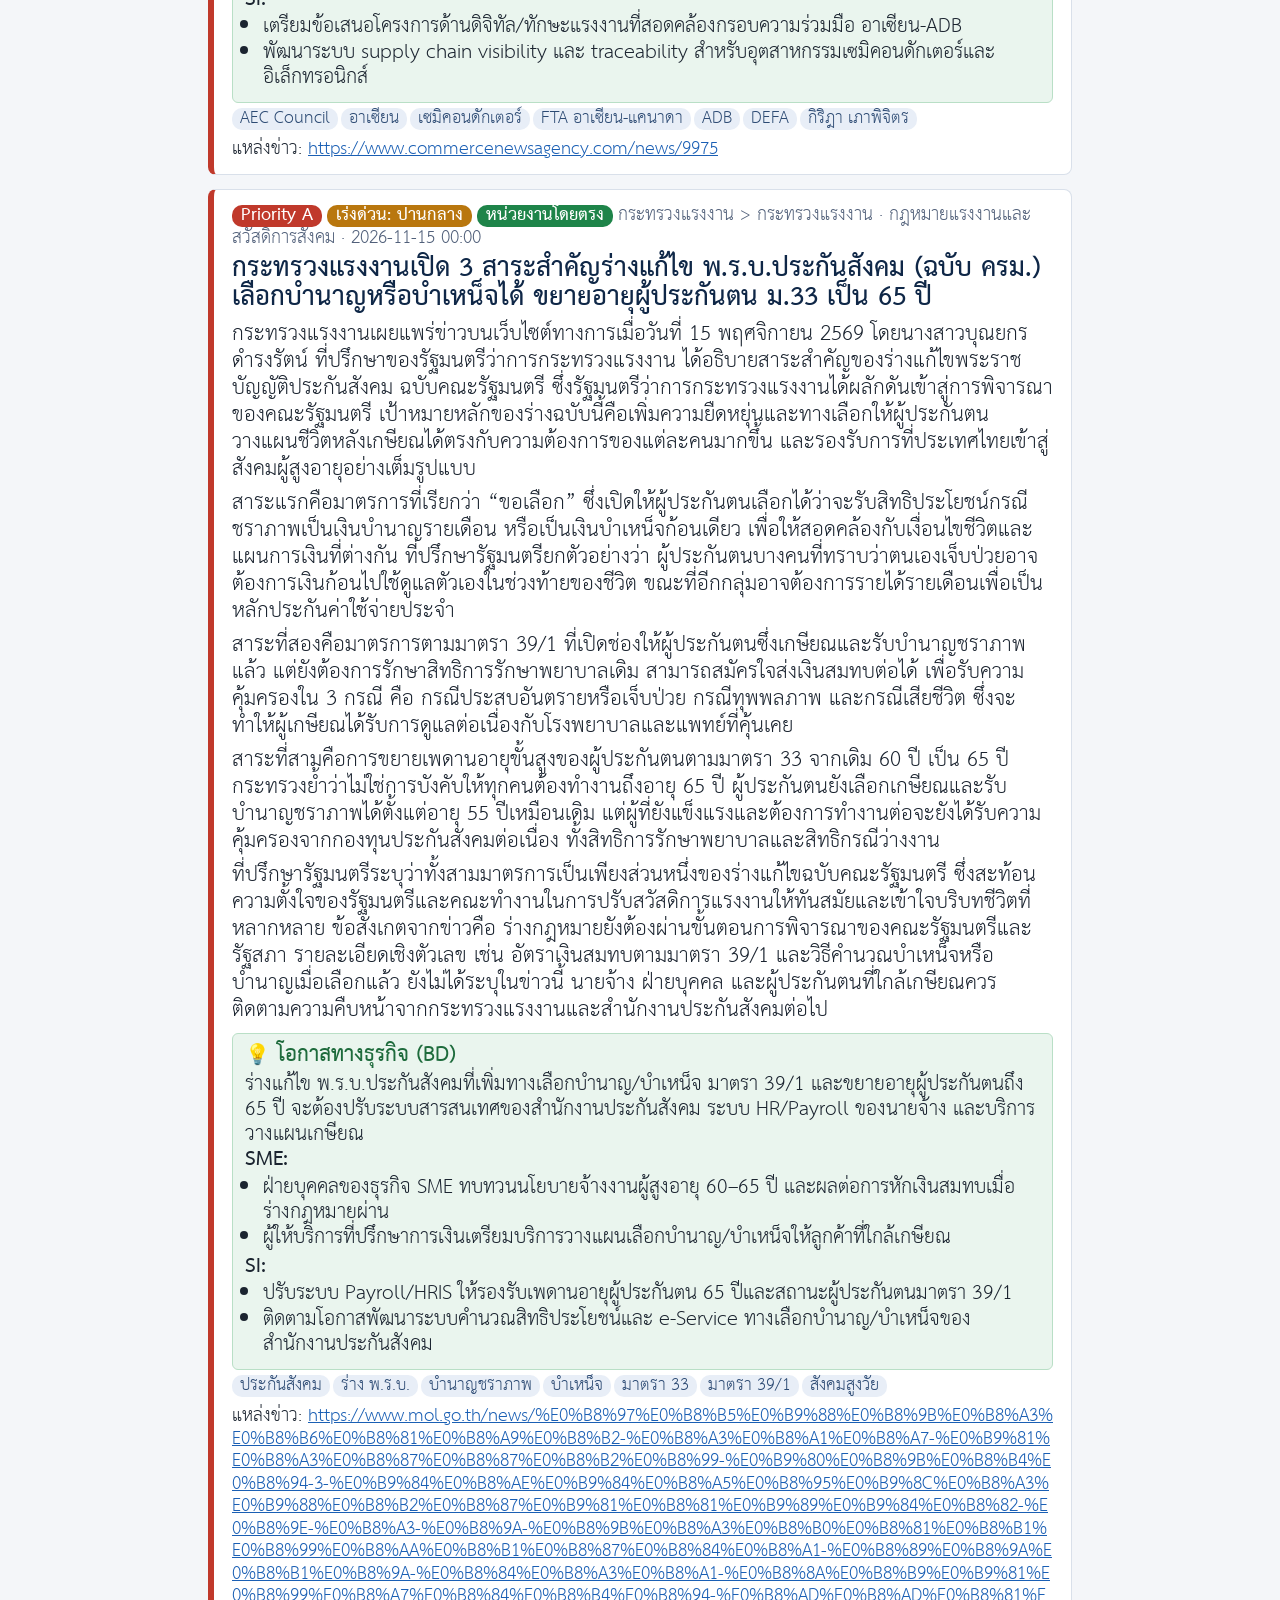
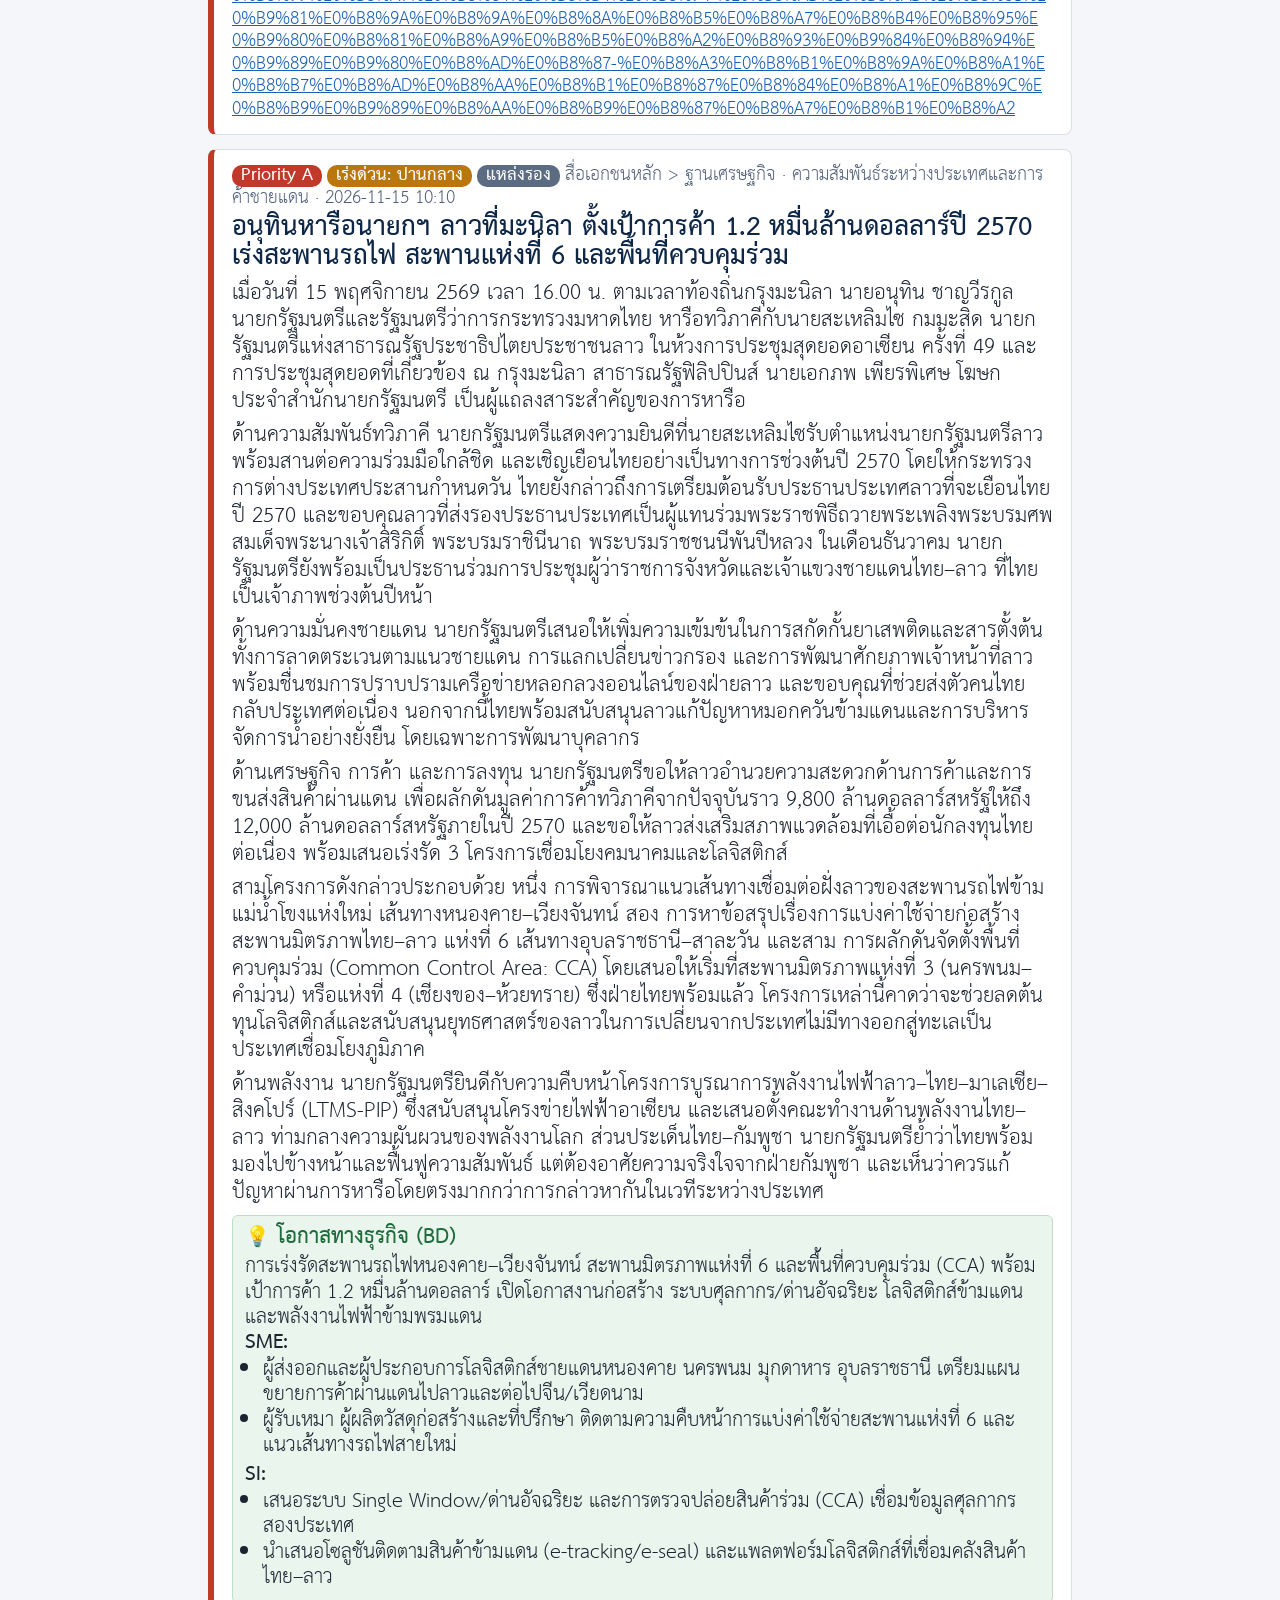
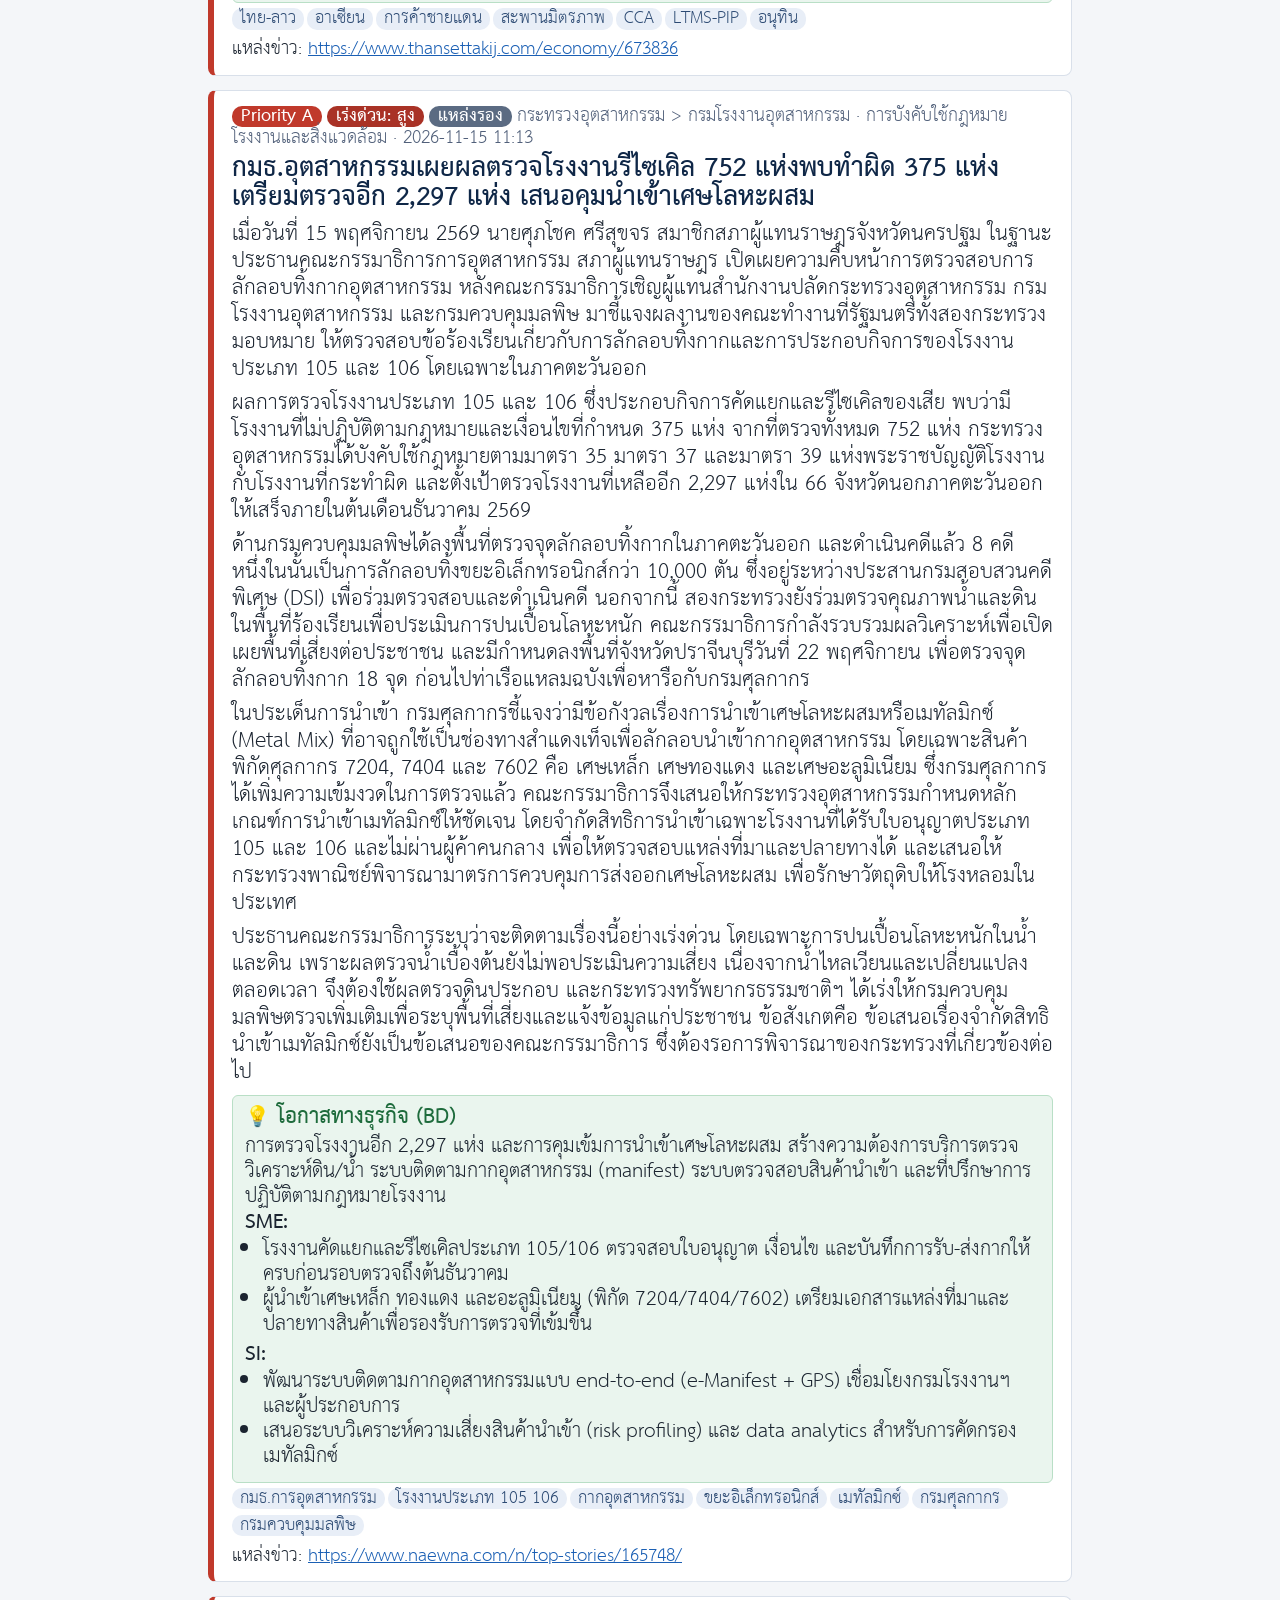
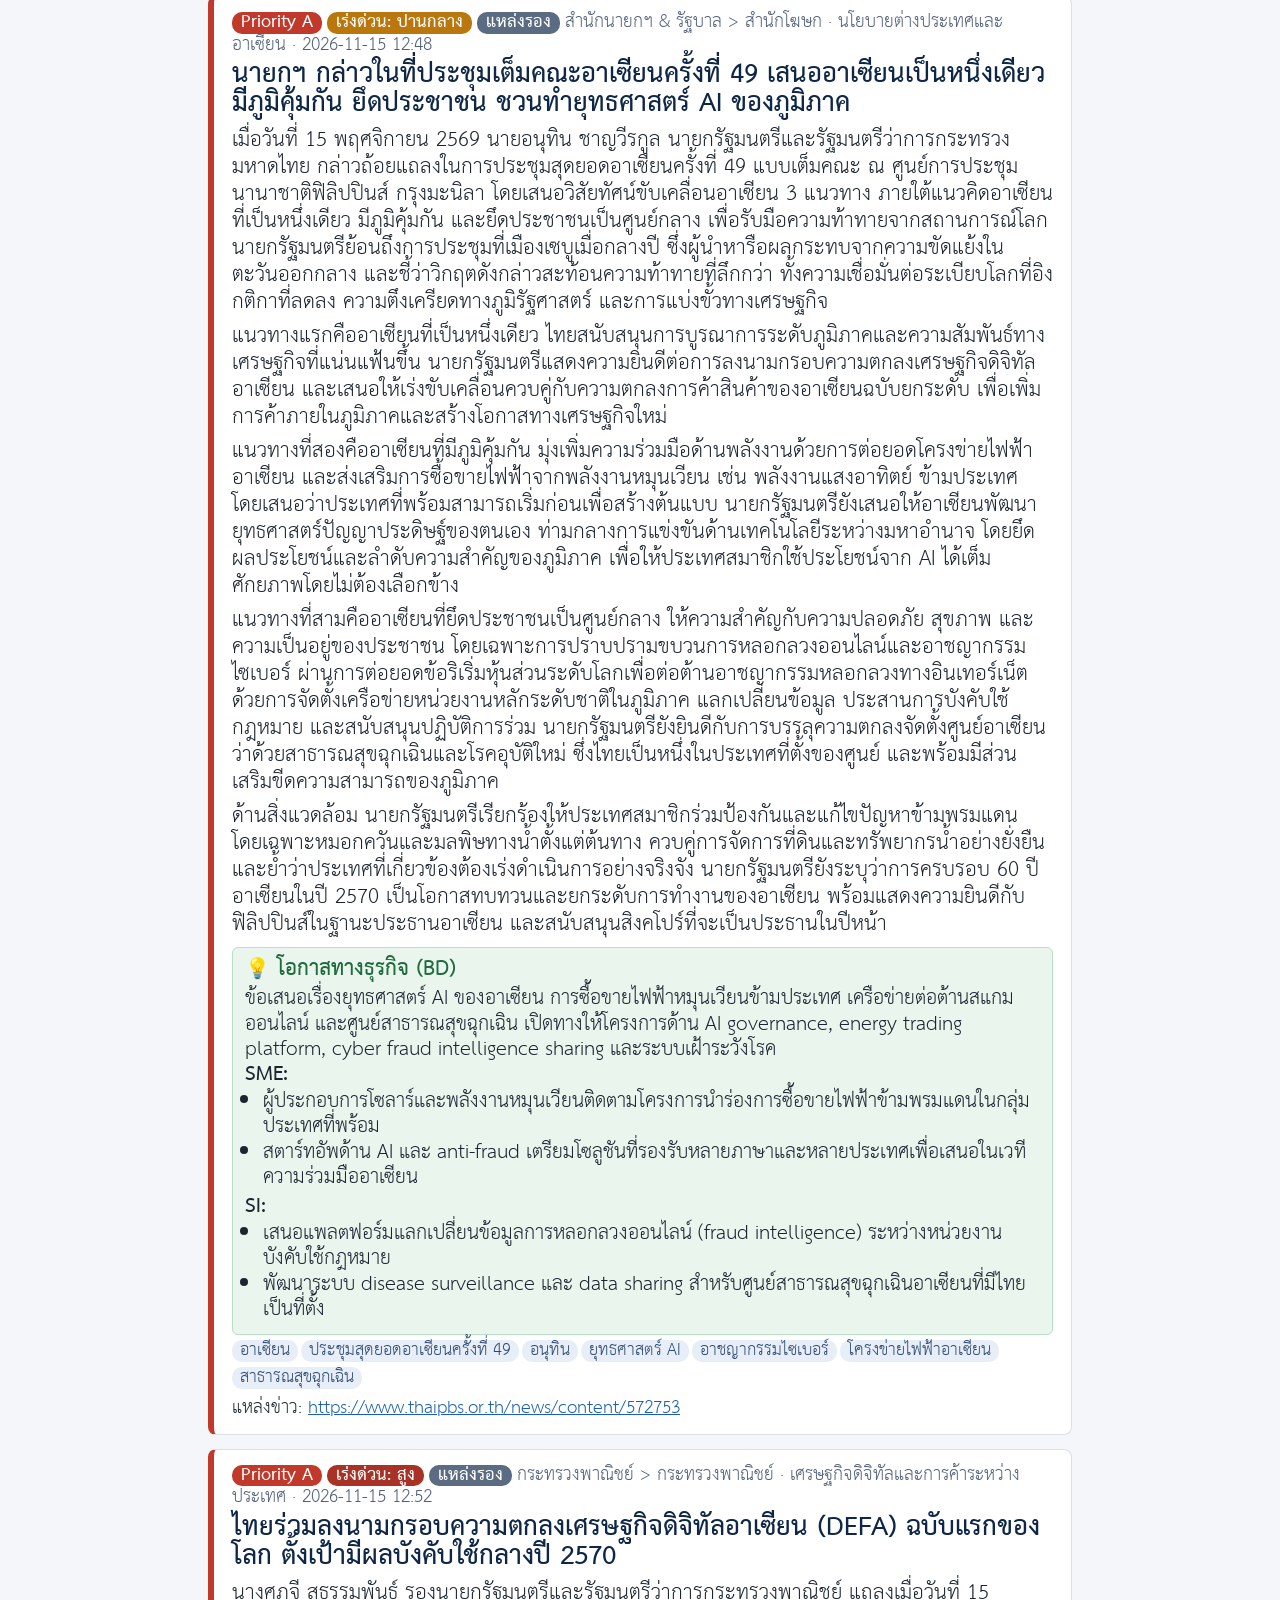
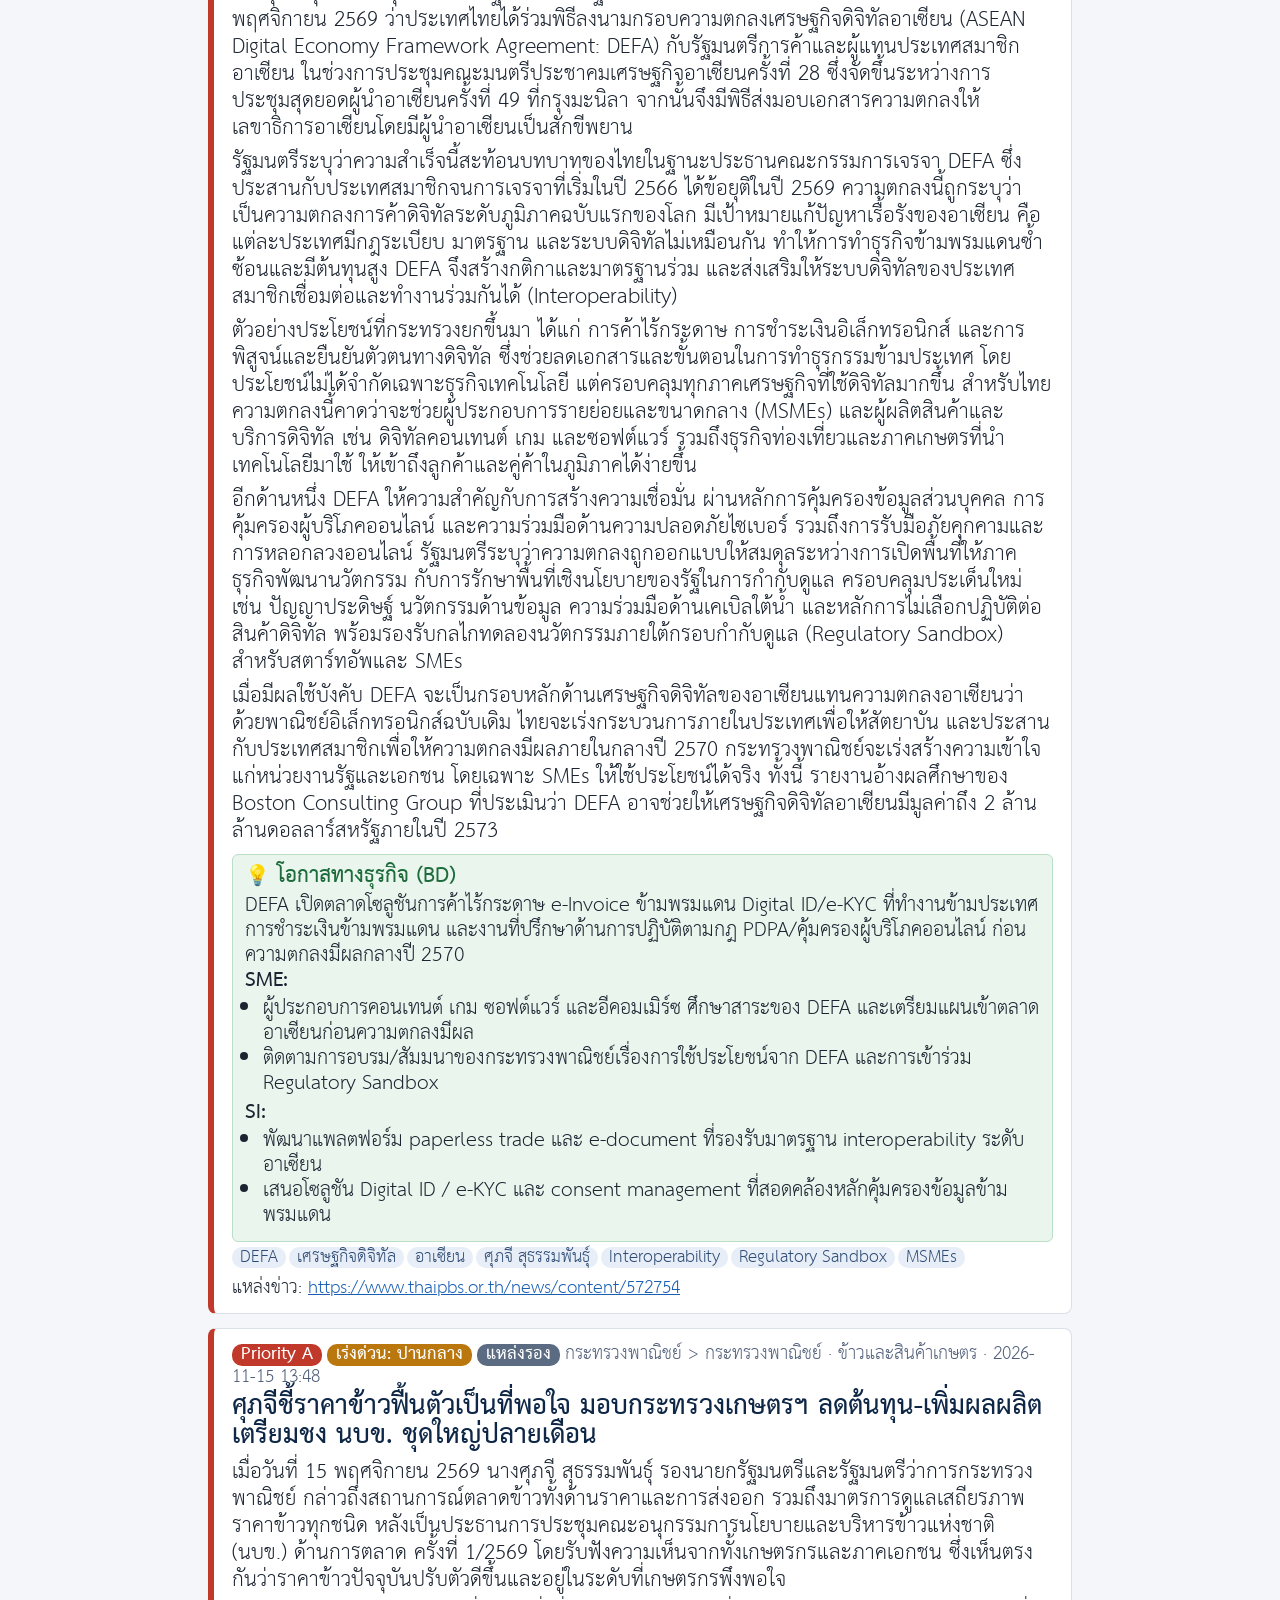
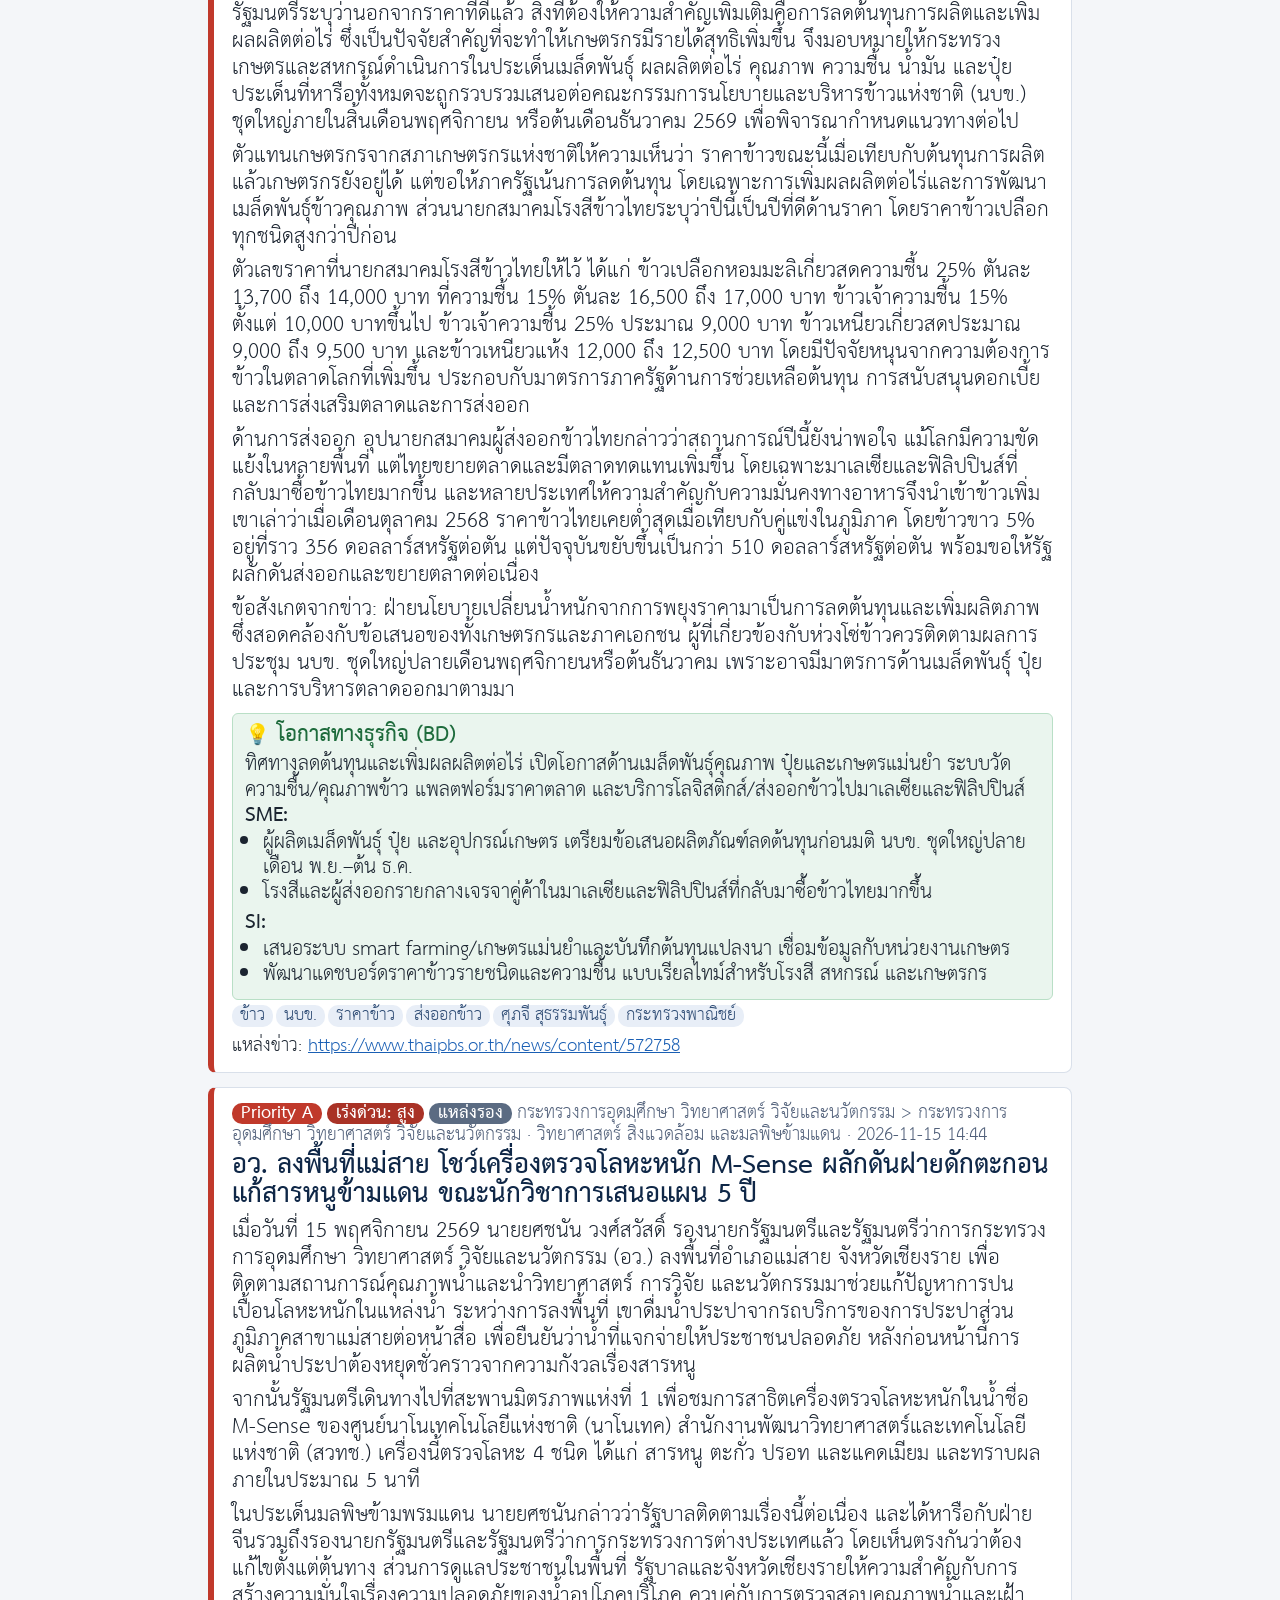
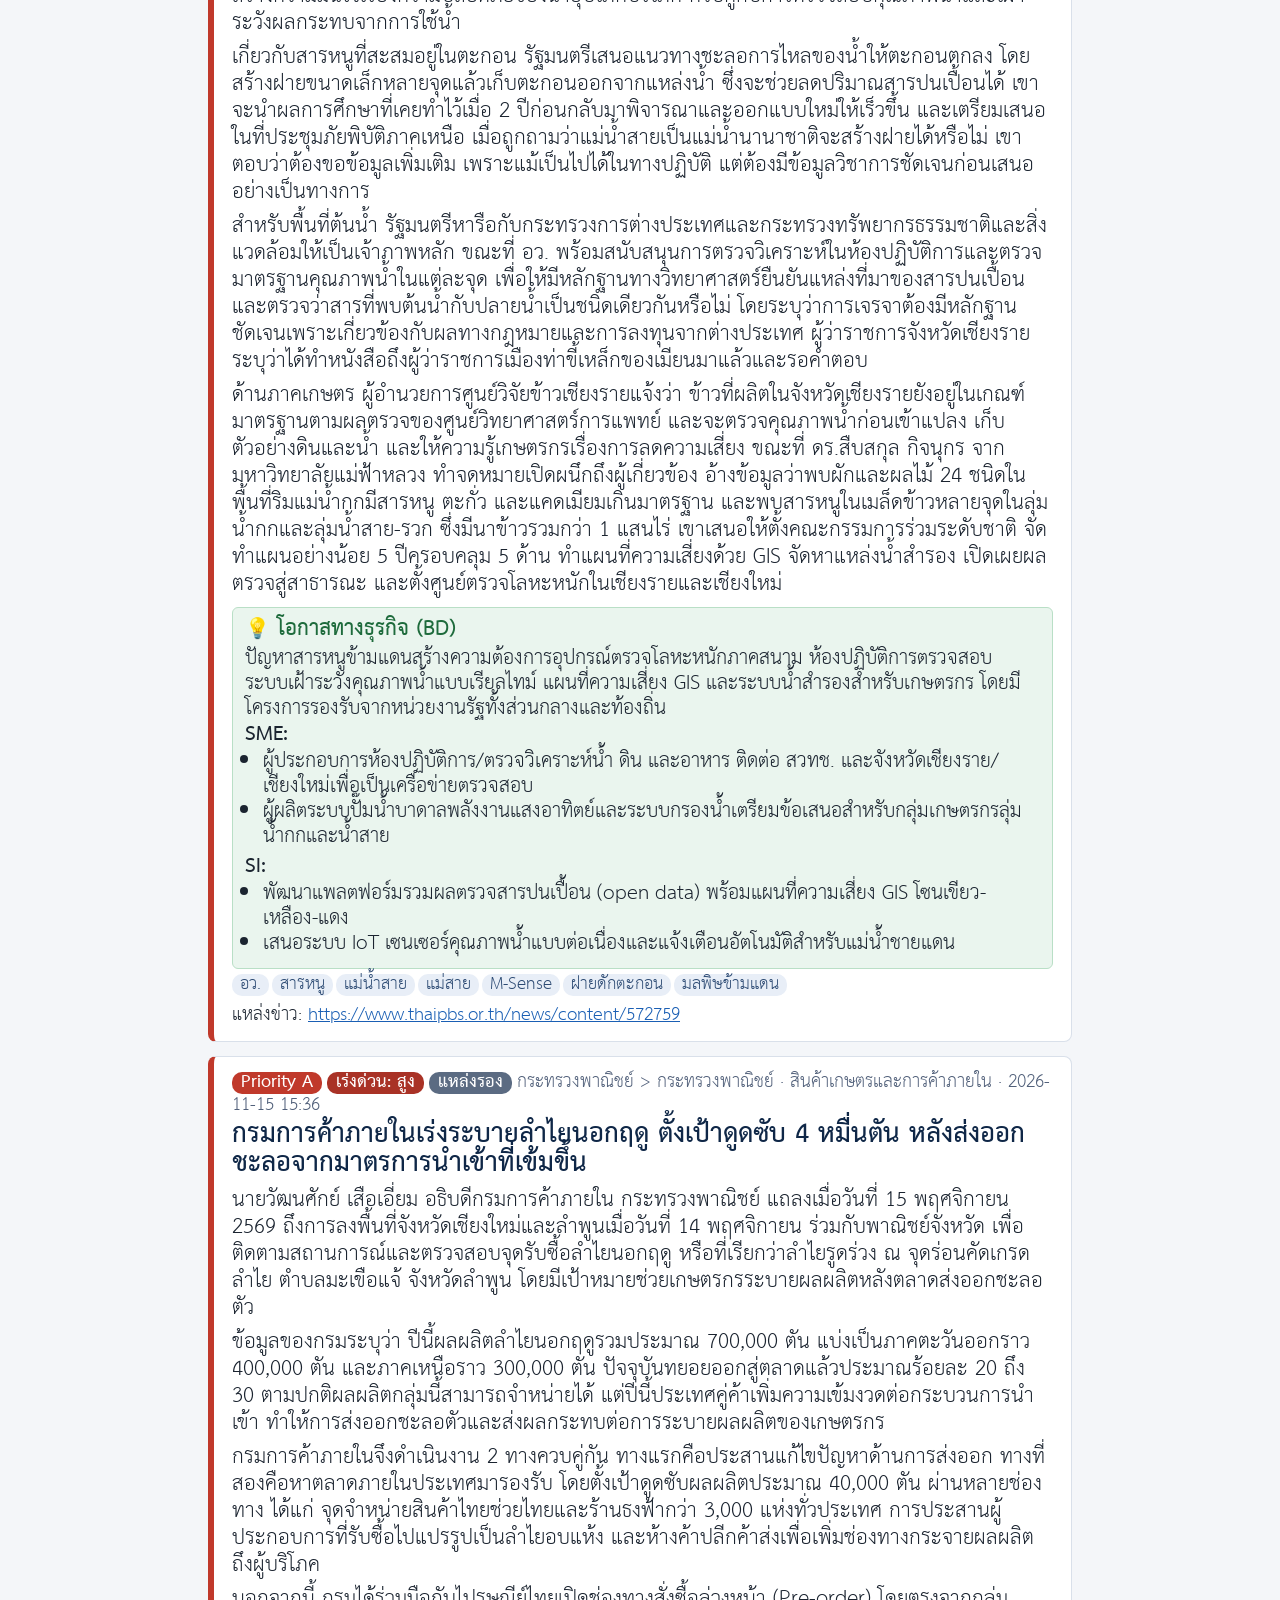
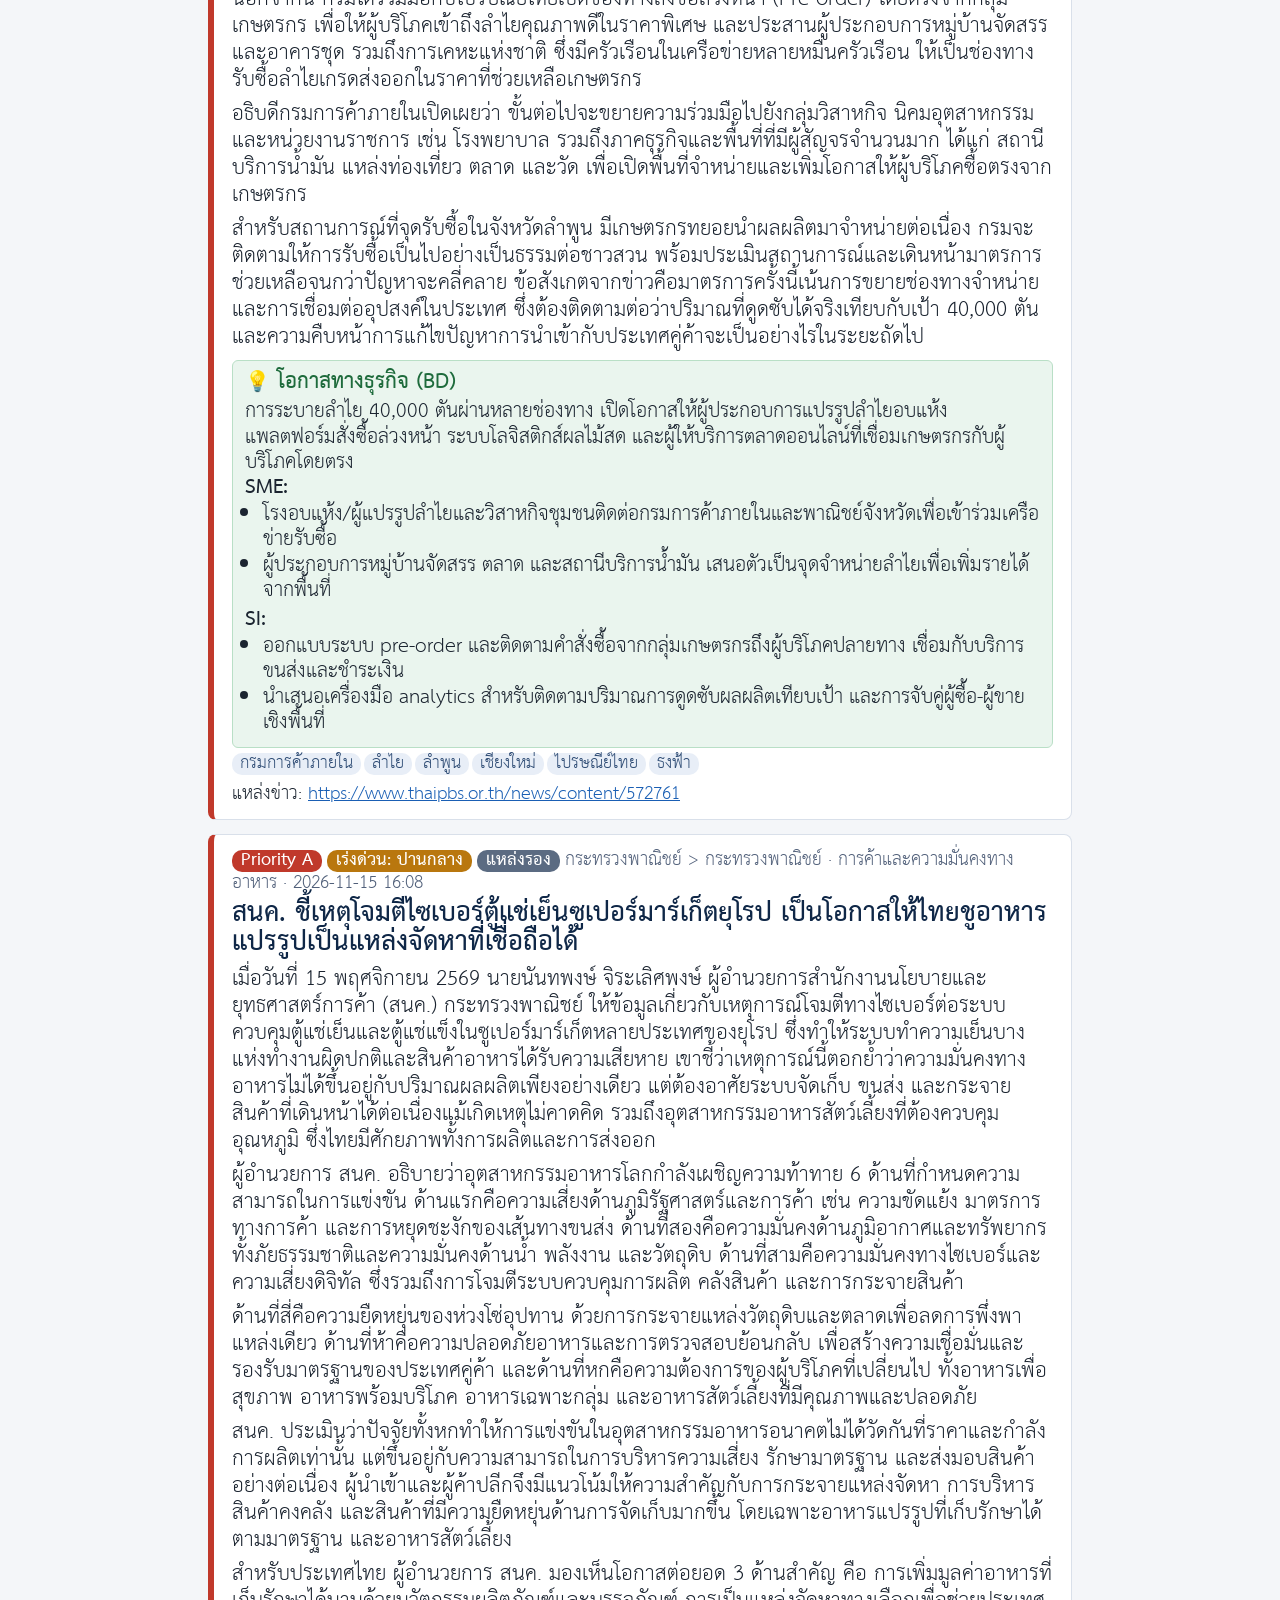
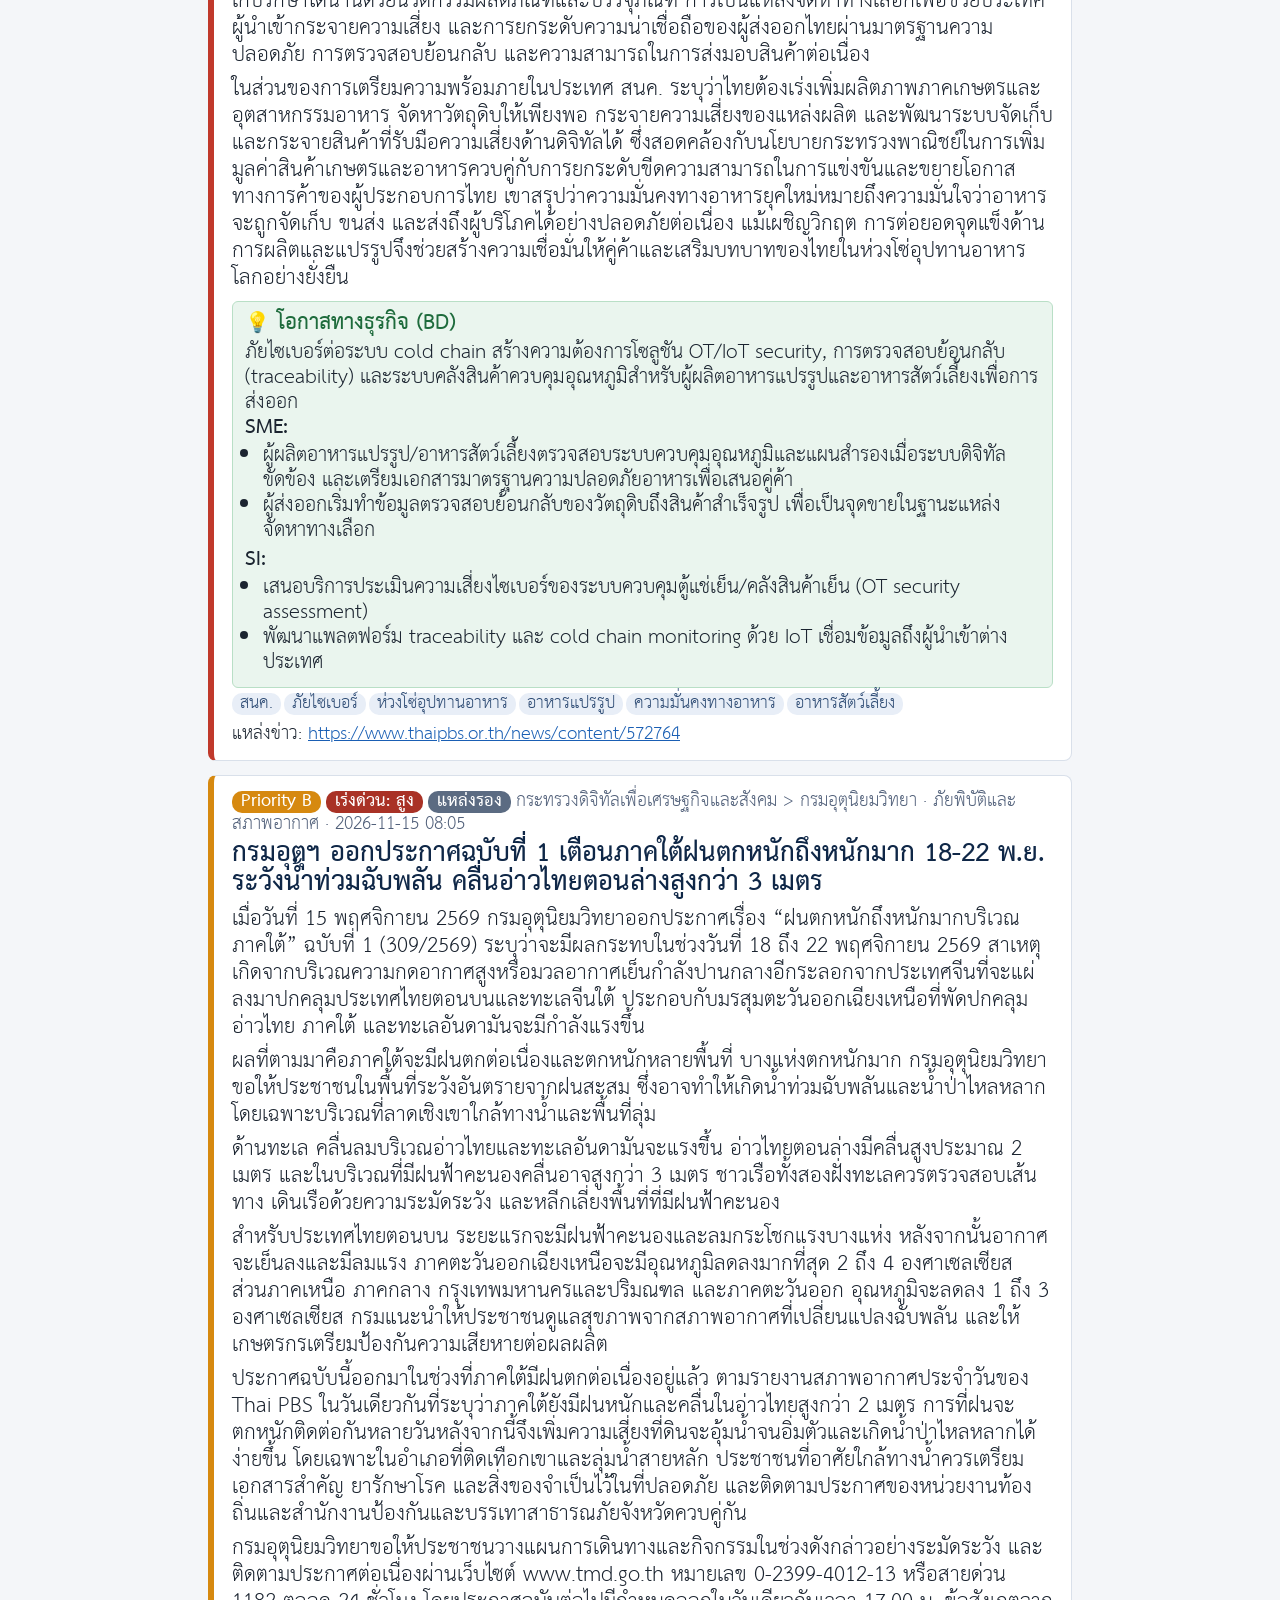
<file: Document/2026-11-15_News/2026-11-15_news.html>
<!DOCTYPE html><html lang="th"><head><meta charset="utf-8"><meta name="viewport" content="width=device-width, initial-scale=1">
<title>Gov Briefing 2026-11-15 — สรุปข่าวภาครัฐ</title><style>
@font-face{font-family:'THSarabun';font-weight:400;font-style:normal;src:url('./fonts/THSarabun.ttf') format('truetype');}
@font-face{font-family:'THSarabun';font-weight:700;font-style:normal;src:url('./fonts/THSarabun.Bold.ttf') format('truetype');}
@font-face{font-family:'THSarabun';font-weight:400;font-style:italic;src:url('./fonts/THSarabun.Italic.ttf') format('truetype');}
@font-face{font-family:'THSarabun';font-weight:700;font-style:italic;src:url('./fonts/THSarabun.BoldItalic.ttf') format('truetype');}
@page{size:A4;margin:16mm 14mm 16mm 14mm;@bottom-center{content:counter(page) ' / ' counter(pages);font-family:'THSarabun';font-size:11pt;color:#667}}
*{box-sizing:border-box}
body{font-family:'THSarabun',sans-serif;font-size:15pt;line-height:1.35;color:#1b2430;margin:0;background:#f4f6f9}
.wrap{max-width:900px;margin:0 auto;padding:18px}
header.top{background:#0f2747;color:#fff;padding:22px 26px;border-radius:10px}
header.top h1{margin:0;font-size:28pt;line-height:1.1}
header.top .sub{opacity:.85;font-size:14pt;margin-top:4px}
.stats{display:flex;gap:10px;flex-wrap:wrap;margin:14px 0 6px}
.stat{background:#fff;border:1px solid #d9e0ea;border-radius:8px;padding:6px 14px;font-size:14pt}
.stat b{font-size:18pt;color:#0f2747}
.note{background:#fff8e1;border:1px solid #f0d98a;border-radius:8px;padding:8px 14px;font-size:13pt;margin:10px 0}
article.card{background:#fff;border:1px solid #d9e0ea;border-left:6px solid #3a6ea5;border-radius:8px;padding:14px 18px;margin:14px 0;page-break-inside:auto}
article.card.pA{border-left-color:#c0392b}
article.card.pB{border-left-color:#d68910}
article.card.pC{border-left-color:#7f8c8d}
.meta{font-size:12.5pt;color:#51607a;margin-bottom:4px}
.badge{display:inline-block;padding:0 9px;border-radius:10px;font-size:12pt;font-weight:700;color:#fff;margin-right:5px}
.b-A{background:#c0392b}.b-B{background:#d68910}.b-C{background:#7f8c8d}
.b-high{background:#a93226}.b-medium{background:#b9770e}.b-low{background:#5d6d7e}
.b-direct{background:#1e8449}.b-indirect{background:#5b6b82}
h2.title{font-size:19pt;line-height:1.15;margin:4px 0 8px;color:#0f2747;page-break-after:avoid}
.body p{margin:0 0 7px;text-align:left}
.bd{background:#eaf5ee;border:1px solid #b9dfc6;border-radius:6px;padding:8px 12px;margin-top:10px;font-size:14pt;page-break-inside:avoid}
.bd h4{margin:0 0 3px;font-size:15pt;color:#1e6b3c}
.bd ul{margin:2px 0 4px 18px;padding:0}
.src{font-size:12.5pt;margin-top:8px;word-break:break-all}
.src a{color:#1a5fb4}
.tags span{display:inline-block;background:#e8eef7;border-radius:10px;padding:0 8px;margin:2px 3px 0 0;font-size:12pt;color:#2c4a73}
footer{font-size:12pt;color:#667;text-align:center;margin:18px 0 6px}
@media print{body{background:#fff}.wrap{padding:0;max-width:none}}
</style></head><body><div class="wrap">
<header class="top"><h1>Gov Briefing — สรุปข่าวภาครัฐ</h1><div class="sub">ข่าวประจำวันที่ 15 พฤศจิกายน 2569 (2026-11-15) · สร้างเมื่อ 2026-11-15 20:00 (เวลาประเทศไทย)</div></header>
<div class="stats"><div class="stat"><b>16</b> ข่าว</div><div class="stat"><b>4</b> จากเว็บหน่วยงานโดยตรง</div><div class="stat"><b>12</b> จากสื่อ/แหล่งรอง</div><div class="stat">Priority A <b>10</b> · B <b>4</b> · C <b>2</b></div></div>
<div class="note">หมายเหตุการกวาดข่าว: เว็บทำเนียบรัฐบาลและกระทรวงการคลังบล็อกการเข้าถึง; หน้าข่าวทางการของ อว. และ สลน. ยังไม่มีข่าวใหม่ภายใน 24 ชั่วโมง จึงใช้สื่อรอง (Thai PBS, ฐานเศรษฐกิจ, แนวหน้า, Commerce News Agency) เป็นแหล่งสำหรับข่าวหลายหน่วยงาน; รอบที่ 2 (add-only) เพิ่ม 9 ข่าว รวมข่าวจากเว็บกระทรวงแรงงานโดยตรง; ไม่นำข่าวต่างประเทศ/วิทยาศาสตร์ทั่วไป (เช่น SpaceX) มาจัดทำ</div>
<article class="card pA"><div class="meta"><span class="badge b-A">Priority A</span><span class="badge b-medium">เร่งด่วน: ปานกลาง</span><span class="badge b-indirect">แหล่งรอง</span>กระทรวงพาณิชย์ &gt; กระทรวงพาณิชย์ · การค้าระหว่างประเทศและอุตสาหกรรมอนาคต · 2026-11-15 00:00</div><h2 class="title">AEC Council ครั้งที่ 28 สรุป 33 ผลงานเศรษฐกิจเสนอผู้นำอาเซียน ชูกรอบยุทธศาสตร์เซมิคอนดักเตอร์ ปิดดีล FTA อาเซียน-แคนาดา</h2><div class="body"><p>น.ส.กิริฎา เภาพิจิตร ผู้ช่วยรัฐมนตรีประจำกระทรวงพาณิชย์ ให้ข้อมูลเมื่อวันที่ 15 พฤศจิกายน 2569 ว่าการประชุมคณะมนตรีประชาคมเศรษฐกิจอาเซียน (AEC Council) ครั้งที่ 28 ณ กรุงมะนิลา สาธารณรัฐฟิลิปปินส์ ได้รับทราบและสรุปผลการดำเนินงานของเสาประชาคมเศรษฐกิจอาเซียนตลอดปี 2569 รวม 33 เรื่อง เพื่อเสนอให้ผู้นำอาเซียนพิจารณาในวันเดียวกัน</p><p>ผลงานสำคัญที่ถูกหยิบยกขึ้นมา ประกอบด้วย ความสำเร็จในการจัดทำความตกลงเศรษฐกิจดิจิทัลอาเซียน (DEFA) ซึ่งเป็นความตกลงระดับภูมิภาคฉบับแรกของโลกและคาดว่าจะช่วยให้ผู้ประกอบการรวมถึง SME ทำธุรกิจข้ามพรมแดนและเข้าถึงตลาดดิจิทัลได้สะดวกขึ้น การสรุปผลการเจรจาความตกลงการค้าเสรีอาเซียน-แคนาดา (ACFTA) และการจัดทำกรอบยุทธศาสตร์ด้านเซมิคอนดักเตอร์ เพื่อดึงดูดการลงทุนในอุตสาหกรรมนี้มายังภูมิภาค ซึ่งกระทรวงมองว่าจะช่วยให้ห่วงโซ่อุปทานของไทยเชื่อมโยงกับอุตสาหกรรมเทคโนโลยีขั้นสูงของโลกได้มากขึ้น</p><p>นอกจากนี้ อาเซียนยังจัดทำแถลงการณ์ของผู้นำเพื่อขับเคลื่อนอุตสาหกรรมแห่งอนาคต เช่น การส่งเสริมการเคลื่อนย้ายแรงงานดิจิทัลข้ามพรมแดนเพื่อให้ตลาดแรงงานดิจิทัลในภูมิภาคเชื่อมโยงกัน และการจัดตั้งศูนย์ความเป็นเลิศด้านอุตสาหกรรมสร้างสรรค์ รวมถึงศูนย์ความเป็นเลิศสำหรับวิสาหกิจขนาดกลาง ขนาดย่อม และรายย่อย (MSME) เพื่อยกระดับขีดความสามารถในการแข่งขันและต่อยอดเศรษฐกิจสร้างสรรค์ในเชิงพาณิชย์</p><p>ในการแลกเปลี่ยนมุมมองต่อสถานการณ์การค้าและภูมิรัฐศาสตร์โลก ผู้แทนไทยเสนอว่าอาเซียนต้องเร่งสร้างความมั่นคงด้านพลังงาน ด้วยการเพิ่มแหล่งพลังงานและส่งเสริมเศรษฐกิจสีเขียวที่ภาคธุรกิจและประชาชนเข้าถึงได้ ควบคู่กับความร่วมมือด้านความมั่นคงทางอาหาร เพื่อผลักดันให้ภูมิภาคเป็นแหล่งผลิตอาหารของโลกที่รับมือการเปลี่ยนแปลงสภาพภูมิอากาศได้ และเพิ่มบทบาทของอาเซียนในห่วงโซ่มูลค่าโลก</p><p>ด้านภาพรวมเศรษฐกิจ ที่ประชุมประเมินว่าเศรษฐกิจอาเซียนปี 2569 จะขยายตัวราว 4.7% สูงกว่าประมาณการเดิมที่ 4.5% แม้ยังเผชิญความท้าทายจากวิกฤตพลังงานและการหยุดชะงักของห่วงโซ่อุปทานจากสถานการณ์ในตะวันออกกลางที่ยืดเยื้อ ซึ่งกระทบผลผลิตการเกษตร และทำให้ราคาสินค้าและพลังงานสูงขึ้น ในโอกาสเดียวกัน ผู้ช่วยรัฐมนตรีได้ร่วมเป็นสักขีพยานการลงนามบันทึกความเข้าใจฉบับใหม่ระหว่างอาเซียนกับธนาคารพัฒนาเอเชีย (ADB) เพื่อยกระดับความร่วมมือด้านความยั่งยืน ขีดความสามารถในการแข่งขัน และการพัฒนาทุนมนุษย์ ผ่านการสนับสนุนด้านการเงิน องค์ความรู้ และโครงการพัฒนาร่วมกัน</p><p>ข้อสังเกตจากข่าว: สำหรับภาคธุรกิจไทย ประเด็นที่ควรติดตามต่อคือรายละเอียดกรอบยุทธศาสตร์เซมิคอนดักเตอร์ว่าจะมีมาตรการจูงใจหรือการประสานห่วงโซ่อุปทานระดับภูมิภาคอย่างไร และกำหนดการลงนามและมีผลบังคับใช้ของ FTA อาเซียน-แคนาดา ซึ่งจะกำหนดโอกาสด้านการส่งออกสินค้าเกษตร อาหาร และอุตสาหกรรมไปยังแคนาดาในระยะถัดไป</p></div><div class="bd"><h4>💡 โอกาสทางธุรกิจ (BD)</h4><div>กรอบยุทธศาสตร์เซมิคอนดักเตอร์ FTA อาเซียน-แคนาดา และ MOU อาเซียน-ADB เปิดโอกาสด้านการลงทุนห่วงโซ่อุปทานชิป การส่งออกไปแคนาดา และโครงการพัฒนาที่ได้แหล่งทุนจาก ADB ด้านความยั่งยืนและทุนมนุษย์</div><b>SME:</b><ul><li>ผู้ส่งออกอาหารและสินค้าเกษตรศึกษาตลาดแคนาดาและเตรียมเอกสารแหล่งกำเนิดสินค้าเมื่อ ACFTA มีผล</li><li>ผู้ผลิตชิ้นส่วนอิเล็กทรอนิกส์และ PCB ติดตามมาตรการตามกรอบยุทธศาสตร์เซมิคอนดักเตอร์เพื่อเข้าเป็นซัพพลายเออร์ในห่วงโซ่</li></ul><b>SI:</b><ul><li>เตรียมข้อเสนอโครงการด้านดิจิทัล/ทักษะแรงงานที่สอดคล้องกรอบความร่วมมือ อาเซียน-ADB</li><li>พัฒนาระบบ supply chain visibility และ traceability สำหรับอุตสาหกรรมเซมิคอนดักเตอร์และอิเล็กทรอนิกส์</li></ul></div><div class="tags"><span>AEC Council</span><span>อาเซียน</span><span>เซมิคอนดักเตอร์</span><span>FTA อาเซียน-แคนาดา</span><span>ADB</span><span>DEFA</span><span>กิริฎา เภาพิจิตร</span></div><div class="src">แหล่งข่าว: <a href="https://www.commercenewsagency.com/news/9975">https://www.commercenewsagency.com/news/9975</a></div></article>
<article class="card pA"><div class="meta"><span class="badge b-A">Priority A</span><span class="badge b-medium">เร่งด่วน: ปานกลาง</span><span class="badge b-direct">หน่วยงานโดยตรง</span>กระทรวงแรงงาน &gt; กระทรวงแรงงาน · กฎหมายแรงงานและสวัสดิการสังคม · 2026-11-15 00:00</div><h2 class="title">กระทรวงแรงงานเปิด 3 สาระสำคัญร่างแก้ไข พ.ร.บ.ประกันสังคม (ฉบับ ครม.) เลือกบำนาญหรือบำเหน็จได้ ขยายอายุผู้ประกันตน ม.33 เป็น 65 ปี</h2><div class="body"><p>กระทรวงแรงงานเผยแพร่ข่าวบนเว็บไซต์ทางการเมื่อวันที่ 15 พฤศจิกายน 2569 โดยนางสาวบุณยกร ดำรงรัตน์ ที่ปรึกษาของรัฐมนตรีว่าการกระทรวงแรงงาน ได้อธิบายสาระสำคัญของร่างแก้ไขพระราชบัญญัติประกันสังคม ฉบับคณะรัฐมนตรี ซึ่งรัฐมนตรีว่าการกระทรวงแรงงานได้ผลักดันเข้าสู่การพิจารณาของคณะรัฐมนตรี เป้าหมายหลักของร่างฉบับนี้คือเพิ่มความยืดหยุ่นและทางเลือกให้ผู้ประกันตนวางแผนชีวิตหลังเกษียณได้ตรงกับความต้องการของแต่ละคนมากขึ้น และรองรับการที่ประเทศไทยเข้าสู่สังคมผู้สูงอายุอย่างเต็มรูปแบบ</p><p>สาระแรกคือมาตรการที่เรียกว่า “ขอเลือก” ซึ่งเปิดให้ผู้ประกันตนเลือกได้ว่าจะรับสิทธิประโยชน์กรณีชราภาพเป็นเงินบำนาญรายเดือน หรือเป็นเงินบำเหน็จก้อนเดียว เพื่อให้สอดคล้องกับเงื่อนไขชีวิตและแผนการเงินที่ต่างกัน ที่ปรึกษารัฐมนตรียกตัวอย่างว่า ผู้ประกันตนบางคนที่ทราบว่าตนเองเจ็บป่วยอาจต้องการเงินก้อนไปใช้ดูแลตัวเองในช่วงท้ายของชีวิต ขณะที่อีกกลุ่มอาจต้องการรายได้รายเดือนเพื่อเป็นหลักประกันค่าใช้จ่ายประจำ</p><p>สาระที่สองคือมาตรการตามมาตรา 39/1 ที่เปิดช่องให้ผู้ประกันตนซึ่งเกษียณและรับบำนาญชราภาพแล้ว แต่ยังต้องการรักษาสิทธิการรักษาพยาบาลเดิม สามารถสมัครใจส่งเงินสมทบต่อได้ เพื่อรับความคุ้มครองใน 3 กรณี คือ กรณีประสบอันตรายหรือเจ็บป่วย กรณีทุพพลภาพ และกรณีเสียชีวิต ซึ่งจะทำให้ผู้เกษียณได้รับการดูแลต่อเนื่องกับโรงพยาบาลและแพทย์ที่คุ้นเคย</p><p>สาระที่สามคือการขยายเพดานอายุขั้นสูงของผู้ประกันตนตามมาตรา 33 จากเดิม 60 ปี เป็น 65 ปี กระทรวงย้ำว่าไม่ใช่การบังคับให้ทุกคนต้องทำงานถึงอายุ 65 ปี ผู้ประกันตนยังเลือกเกษียณและรับบำนาญชราภาพได้ตั้งแต่อายุ 55 ปีเหมือนเดิม แต่ผู้ที่ยังแข็งแรงและต้องการทำงานต่อจะยังได้รับความคุ้มครองจากกองทุนประกันสังคมต่อเนื่อง ทั้งสิทธิการรักษาพยาบาลและสิทธิกรณีว่างงาน</p><p>ที่ปรึกษารัฐมนตรีระบุว่าทั้งสามมาตรการเป็นเพียงส่วนหนึ่งของร่างแก้ไขฉบับคณะรัฐมนตรี ซึ่งสะท้อนความตั้งใจของรัฐมนตรีและคณะทำงานในการปรับสวัสดิการแรงงานให้ทันสมัยและเข้าใจบริบทชีวิตที่หลากหลาย ข้อสังเกตจากข่าวคือ ร่างกฎหมายยังต้องผ่านขั้นตอนการพิจารณาของคณะรัฐมนตรีและรัฐสภา รายละเอียดเชิงตัวเลข เช่น อัตราเงินสมทบตามมาตรา 39/1 และวิธีคำนวณบำเหน็จหรือบำนาญเมื่อเลือกแล้ว ยังไม่ได้ระบุในข่าวนี้ นายจ้าง ฝ่ายบุคคล และผู้ประกันตนที่ใกล้เกษียณควรติดตามความคืบหน้าจากกระทรวงแรงงานและสำนักงานประกันสังคมต่อไป</p></div><div class="bd"><h4>💡 โอกาสทางธุรกิจ (BD)</h4><div>ร่างแก้ไข พ.ร.บ.ประกันสังคมที่เพิ่มทางเลือกบำนาญ/บำเหน็จ มาตรา 39/1 และขยายอายุผู้ประกันตนถึง 65 ปี จะต้องปรับระบบสารสนเทศของสำนักงานประกันสังคม ระบบ HR/Payroll ของนายจ้าง และบริการวางแผนเกษียณ</div><b>SME:</b><ul><li>ฝ่ายบุคคลของธุรกิจ SME ทบทวนนโยบายจ้างงานผู้สูงอายุ 60–65 ปี และผลต่อการหักเงินสมทบเมื่อร่างกฎหมายผ่าน</li><li>ผู้ให้บริการที่ปรึกษาการเงินเตรียมบริการวางแผนเลือกบำนาญ/บำเหน็จให้ลูกค้าที่ใกล้เกษียณ</li></ul><b>SI:</b><ul><li>ปรับระบบ Payroll/HRIS ให้รองรับเพดานอายุผู้ประกันตน 65 ปีและสถานะผู้ประกันตนมาตรา 39/1</li><li>ติดตามโอกาสพัฒนาระบบคำนวณสิทธิประโยชน์และ e-Service ทางเลือกบำนาญ/บำเหน็จของสำนักงานประกันสังคม</li></ul></div><div class="tags"><span>ประกันสังคม</span><span>ร่าง พ.ร.บ.</span><span>บำนาญชราภาพ</span><span>บำเหน็จ</span><span>มาตรา 33</span><span>มาตรา 39/1</span><span>สังคมสูงวัย</span></div><div class="src">แหล่งข่าว: <a href="https://www.mol.go.th/news/%E0%B8%97%E0%B8%B5%E0%B9%88%E0%B8%9B%E0%B8%A3%E0%B8%B6%E0%B8%81%E0%B8%A9%E0%B8%B2-%E0%B8%A3%E0%B8%A1%E0%B8%A7-%E0%B9%81%E0%B8%A3%E0%B8%87%E0%B8%87%E0%B8%B2%E0%B8%99-%E0%B9%80%E0%B8%9B%E0%B8%B4%E0%B8%94-3-%E0%B9%84%E0%B8%AE%E0%B9%84%E0%B8%A5%E0%B8%95%E0%B9%8C%E0%B8%A3%E0%B9%88%E0%B8%B2%E0%B8%87%E0%B9%81%E0%B8%81%E0%B9%89%E0%B9%84%E0%B8%82-%E0%B8%9E-%E0%B8%A3-%E0%B8%9A-%E0%B8%9B%E0%B8%A3%E0%B8%B0%E0%B8%81%E0%B8%B1%E0%B8%99%E0%B8%AA%E0%B8%B1%E0%B8%87%E0%B8%84%E0%B8%A1-%E0%B8%89%E0%B8%9A%E0%B8%B1%E0%B8%9A-%E0%B8%84%E0%B8%A3%E0%B8%A1-%E0%B8%8A%E0%B8%B9%E0%B9%81%E0%B8%99%E0%B8%A7%E0%B8%84%E0%B8%B4%E0%B8%94-%E0%B8%AD%E0%B8%AD%E0%B8%81%E0%B9%81%E0%B8%9A%E0%B8%9A%E0%B8%8A%E0%B8%B5%E0%B8%A7%E0%B8%B4%E0%B8%95%E0%B9%80%E0%B8%81%E0%B8%A9%E0%B8%B5%E0%B8%A2%E0%B8%93%E0%B9%84%E0%B8%94%E0%B9%89%E0%B9%80%E0%B8%AD%E0%B8%87-%E0%B8%A3%E0%B8%B1%E0%B8%9A%E0%B8%A1%E0%B8%B7%E0%B8%AD%E0%B8%AA%E0%B8%B1%E0%B8%87%E0%B8%84%E0%B8%A1%E0%B8%9C%E0%B8%B9%E0%B9%89%E0%B8%AA%E0%B8%B9%E0%B8%87%E0%B8%A7%E0%B8%B1%E0%B8%A2">https://www.mol.go.th/news/%E0%B8%97%E0%B8%B5%E0%B9%88%E0%B8%9B%E0%B8%A3%E0%B8%B6%E0%B8%81%E0%B8%A9%E0%B8%B2-%E0%B8%A3%E0%B8%A1%E0%B8%A7-%E0%B9%81%E0%B8%A3%E0%B8%87%E0%B8%87%E0%B8%B2%E0%B8%99-%E0%B9%80%E0%B8%9B%E0%B8%B4%E0%B8%94-3-%E0%B9%84%E0%B8%AE%E0%B9%84%E0%B8%A5%E0%B8%95%E0%B9%8C%E0%B8%A3%E0%B9%88%E0%B8%B2%E0%B8%87%E0%B9%81%E0%B8%81%E0%B9%89%E0%B9%84%E0%B8%82-%E0%B8%9E-%E0%B8%A3-%E0%B8%9A-%E0%B8%9B%E0%B8%A3%E0%B8%B0%E0%B8%81%E0%B8%B1%E0%B8%99%E0%B8%AA%E0%B8%B1%E0%B8%87%E0%B8%84%E0%B8%A1-%E0%B8%89%E0%B8%9A%E0%B8%B1%E0%B8%9A-%E0%B8%84%E0%B8%A3%E0%B8%A1-%E0%B8%8A%E0%B8%B9%E0%B9%81%E0%B8%99%E0%B8%A7%E0%B8%84%E0%B8%B4%E0%B8%94-%E0%B8%AD%E0%B8%AD%E0%B8%81%E0%B9%81%E0%B8%9A%E0%B8%9A%E0%B8%8A%E0%B8%B5%E0%B8%A7%E0%B8%B4%E0%B8%95%E0%B9%80%E0%B8%81%E0%B8%A9%E0%B8%B5%E0%B8%A2%E0%B8%93%E0%B9%84%E0%B8%94%E0%B9%89%E0%B9%80%E0%B8%AD%E0%B8%87-%E0%B8%A3%E0%B8%B1%E0%B8%9A%E0%B8%A1%E0%B8%B7%E0%B8%AD%E0%B8%AA%E0%B8%B1%E0%B8%87%E0%B8%84%E0%B8%A1%E0%B8%9C%E0%B8%B9%E0%B9%89%E0%B8%AA%E0%B8%B9%E0%B8%87%E0%B8%A7%E0%B8%B1%E0%B8%A2</a></div></article>
<article class="card pA"><div class="meta"><span class="badge b-A">Priority A</span><span class="badge b-medium">เร่งด่วน: ปานกลาง</span><span class="badge b-indirect">แหล่งรอง</span>สื่อเอกชนหลัก &gt; ฐานเศรษฐกิจ · ความสัมพันธ์ระหว่างประเทศและการค้าชายแดน · 2026-11-15 10:10</div><h2 class="title">อนุทินหารือนายกฯ ลาวที่มะนิลา ตั้งเป้าการค้า 1.2 หมื่นล้านดอลลาร์ปี 2570 เร่งสะพานรถไฟ สะพานแห่งที่ 6 และพื้นที่ควบคุมร่วม</h2><div class="body"><p>เมื่อวันที่ 15 พฤศจิกายน 2569 เวลา 16.00 น. ตามเวลาท้องถิ่นกรุงมะนิลา นายอนุทิน ชาญวีรกูล นายกรัฐมนตรีและรัฐมนตรีว่าการกระทรวงมหาดไทย หารือทวิภาคีกับนายสะเหลิมไซ กมมะสิด นายกรัฐมนตรีแห่งสาธารณรัฐประชาธิปไตยประชาชนลาว ในห้วงการประชุมสุดยอดอาเซียน ครั้งที่ 49 และการประชุมสุดยอดที่เกี่ยวข้อง ณ กรุงมะนิลา สาธารณรัฐฟิลิปปินส์ นายเอกภพ เพียรพิเศษ โฆษกประจำสำนักนายกรัฐมนตรี เป็นผู้แถลงสาระสำคัญของการหารือ</p><p>ด้านความสัมพันธ์ทวิภาคี นายกรัฐมนตรีแสดงความยินดีที่นายสะเหลิมไซรับตำแหน่งนายกรัฐมนตรีลาว พร้อมสานต่อความร่วมมือใกล้ชิด และเชิญเยือนไทยอย่างเป็นทางการช่วงต้นปี 2570 โดยให้กระทรวงการต่างประเทศประสานกำหนดวัน ไทยยังกล่าวถึงการเตรียมต้อนรับประธานประเทศลาวที่จะเยือนไทยปี 2570 และขอบคุณลาวที่ส่งรองประธานประเทศเป็นผู้แทนร่วมพระราชพิธีถวายพระเพลิงพระบรมศพสมเด็จพระนางเจ้าสิริกิติ์ พระบรมราชินีนาถ พระบรมราชชนนีพันปีหลวง ในเดือนธันวาคม นายกรัฐมนตรียังพร้อมเป็นประธานร่วมการประชุมผู้ว่าราชการจังหวัดและเจ้าแขวงชายแดนไทย–ลาว ที่ไทยเป็นเจ้าภาพช่วงต้นปีหน้า</p><p>ด้านความมั่นคงชายแดน นายกรัฐมนตรีเสนอให้เพิ่มความเข้มข้นในการสกัดกั้นยาเสพติดและสารตั้งต้น ทั้งการลาดตระเวนตามแนวชายแดน การแลกเปลี่ยนข่าวกรอง และการพัฒนาศักยภาพเจ้าหน้าที่ลาว พร้อมชื่นชมการปราบปรามเครือข่ายหลอกลวงออนไลน์ของฝ่ายลาว และขอบคุณที่ช่วยส่งตัวคนไทยกลับประเทศต่อเนื่อง นอกจากนี้ไทยพร้อมสนับสนุนลาวแก้ปัญหาหมอกควันข้ามแดนและการบริหารจัดการน้ำอย่างยั่งยืน โดยเฉพาะการพัฒนาบุคลากร</p><p>ด้านเศรษฐกิจ การค้า และการลงทุน นายกรัฐมนตรีขอให้ลาวอำนวยความสะดวกด้านการค้าและการขนส่งสินค้าผ่านแดน เพื่อผลักดันมูลค่าการค้าทวิภาคีจากปัจจุบันราว 9,800 ล้านดอลลาร์สหรัฐให้ถึง 12,000 ล้านดอลลาร์สหรัฐภายในปี 2570 และขอให้ลาวส่งเสริมสภาพแวดล้อมที่เอื้อต่อนักลงทุนไทยต่อเนื่อง พร้อมเสนอเร่งรัด 3 โครงการเชื่อมโยงคมนาคมและโลจิสติกส์</p><p>สามโครงการดังกล่าวประกอบด้วย หนึ่ง การพิจารณาแนวเส้นทางเชื่อมต่อฝั่งลาวของสะพานรถไฟข้ามแม่น้ำโขงแห่งใหม่ เส้นทางหนองคาย–เวียงจันทน์ สอง การหาข้อสรุปเรื่องการแบ่งค่าใช้จ่ายก่อสร้างสะพานมิตรภาพไทย–ลาว แห่งที่ 6 เส้นทางอุบลราชธานี–สาละวัน และสาม การผลักดันจัดตั้งพื้นที่ควบคุมร่วม (Common Control Area: CCA) โดยเสนอให้เริ่มที่สะพานมิตรภาพแห่งที่ 3 (นครพนม–คำม่วน) หรือแห่งที่ 4 (เชียงของ–ห้วยทราย) ซึ่งฝ่ายไทยพร้อมแล้ว โครงการเหล่านี้คาดว่าจะช่วยลดต้นทุนโลจิสติกส์และสนับสนุนยุทธศาสตร์ของลาวในการเปลี่ยนจากประเทศไม่มีทางออกสู่ทะเลเป็นประเทศเชื่อมโยงภูมิภาค</p><p>ด้านพลังงาน นายกรัฐมนตรียินดีกับความคืบหน้าโครงการบูรณาการพลังงานไฟฟ้าลาว–ไทย–มาเลเซีย–สิงคโปร์ (LTMS-PIP) ซึ่งสนับสนุนโครงข่ายไฟฟ้าอาเซียน และเสนอตั้งคณะทำงานด้านพลังงานไทย–ลาว ท่ามกลางความผันผวนของพลังงานโลก ส่วนประเด็นไทย–กัมพูชา นายกรัฐมนตรีย้ำว่าไทยพร้อมมองไปข้างหน้าและฟื้นฟูความสัมพันธ์ แต่ต้องอาศัยความจริงใจจากฝ่ายกัมพูชา และเห็นว่าควรแก้ปัญหาผ่านการหารือโดยตรงมากกว่าการกล่าวหากันในเวทีระหว่างประเทศ</p></div><div class="bd"><h4>💡 โอกาสทางธุรกิจ (BD)</h4><div>การเร่งรัดสะพานรถไฟหนองคาย–เวียงจันทน์ สะพานมิตรภาพแห่งที่ 6 และพื้นที่ควบคุมร่วม (CCA) พร้อมเป้าการค้า 1.2 หมื่นล้านดอลลาร์ เปิดโอกาสงานก่อสร้าง ระบบศุลกากร/ด่านอัจฉริยะ โลจิสติกส์ข้ามแดน และพลังงานไฟฟ้าข้ามพรมแดน</div><b>SME:</b><ul><li>ผู้ส่งออกและผู้ประกอบการโลจิสติกส์ชายแดนหนองคาย นครพนม มุกดาหาร อุบลราชธานี เตรียมแผนขยายการค้าผ่านแดนไปลาวและต่อไปจีน/เวียดนาม</li><li>ผู้รับเหมา ผู้ผลิตวัสดุก่อสร้างและที่ปรึกษา ติดตามความคืบหน้าการแบ่งค่าใช้จ่ายสะพานแห่งที่ 6 และแนวเส้นทางรถไฟสายใหม่</li></ul><b>SI:</b><ul><li>เสนอระบบ Single Window/ด่านอัจฉริยะ และการตรวจปล่อยสินค้าร่วม (CCA) เชื่อมข้อมูลศุลกากรสองประเทศ</li><li>นำเสนอโซลูชันติดตามสินค้าข้ามแดน (e-tracking/e-seal) และแพลตฟอร์มโลจิสติกส์ที่เชื่อมคลังสินค้าไทย–ลาว</li></ul></div><div class="tags"><span>ไทย-ลาว</span><span>อาเซียน</span><span>การค้าชายแดน</span><span>สะพานมิตรภาพ</span><span>CCA</span><span>LTMS-PIP</span><span>อนุทิน</span></div><div class="src">แหล่งข่าว: <a href="https://www.thansettakij.com/economy/673836">https://www.thansettakij.com/economy/673836</a></div></article>
<article class="card pA"><div class="meta"><span class="badge b-A">Priority A</span><span class="badge b-high">เร่งด่วน: สูง</span><span class="badge b-indirect">แหล่งรอง</span>กระทรวงอุตสาหกรรม &gt; กรมโรงงานอุตสาหกรรม · การบังคับใช้กฎหมายโรงงานและสิ่งแวดล้อม · 2026-11-15 11:13</div><h2 class="title">กมธ.อุตสาหกรรมเผยผลตรวจโรงงานรีไซเคิล 752 แห่งพบทำผิด 375 แห่ง เตรียมตรวจอีก 2,297 แห่ง เสนอคุมนำเข้าเศษโลหะผสม</h2><div class="body"><p>เมื่อวันที่ 15 พฤศจิกายน 2569 นายศุภโชค ศรีสุขจร สมาชิกสภาผู้แทนราษฎรจังหวัดนครปฐม ในฐานะประธานคณะกรรมาธิการการอุตสาหกรรม สภาผู้แทนราษฎร เปิดเผยความคืบหน้าการตรวจสอบการลักลอบทิ้งกากอุตสาหกรรม หลังคณะกรรมาธิการเชิญผู้แทนสำนักงานปลัดกระทรวงอุตสาหกรรม กรมโรงงานอุตสาหกรรม และกรมควบคุมมลพิษ มาชี้แจงผลงานของคณะทำงานที่รัฐมนตรีทั้งสองกระทรวงมอบหมาย ให้ตรวจสอบข้อร้องเรียนเกี่ยวกับการลักลอบทิ้งกากและการประกอบกิจการของโรงงานประเภท 105 และ 106 โดยเฉพาะในภาคตะวันออก</p><p>ผลการตรวจโรงงานประเภท 105 และ 106 ซึ่งประกอบกิจการคัดแยกและรีไซเคิลของเสีย พบว่ามีโรงงานที่ไม่ปฏิบัติตามกฎหมายและเงื่อนไขที่กำหนด 375 แห่ง จากที่ตรวจทั้งหมด 752 แห่ง กระทรวงอุตสาหกรรมได้บังคับใช้กฎหมายตามมาตรา 35 มาตรา 37 และมาตรา 39 แห่งพระราชบัญญัติโรงงานกับโรงงานที่กระทำผิด และตั้งเป้าตรวจโรงงานที่เหลืออีก 2,297 แห่งใน 66 จังหวัดนอกภาคตะวันออกให้เสร็จภายในต้นเดือนธันวาคม 2569</p><p>ด้านกรมควบคุมมลพิษได้ลงพื้นที่ตรวจจุดลักลอบทิ้งกากในภาคตะวันออก และดำเนินคดีแล้ว 8 คดี หนึ่งในนั้นเป็นการลักลอบทิ้งขยะอิเล็กทรอนิกส์กว่า 10,000 ตัน ซึ่งอยู่ระหว่างประสานกรมสอบสวนคดีพิเศษ (DSI) เพื่อร่วมตรวจสอบและดำเนินคดี นอกจากนี้ สองกระทรวงยังร่วมตรวจคุณภาพน้ำและดินในพื้นที่ร้องเรียนเพื่อประเมินการปนเปื้อนโลหะหนัก คณะกรรมาธิการกำลังรวบรวมผลวิเคราะห์เพื่อเปิดเผยพื้นที่เสี่ยงต่อประชาชน และมีกำหนดลงพื้นที่จังหวัดปราจีนบุรีวันที่ 22 พฤศจิกายน เพื่อตรวจจุดลักลอบทิ้งกาก 18 จุด ก่อนไปท่าเรือแหลมฉบังเพื่อหารือกับกรมศุลกากร</p><p>ในประเด็นการนำเข้า กรมศุลกากรชี้แจงว่ามีข้อกังวลเรื่องการนำเข้าเศษโลหะผสมหรือเมทัลมิกซ์ (Metal Mix) ที่อาจถูกใช้เป็นช่องทางสำแดงเท็จเพื่อลักลอบนำเข้ากากอุตสาหกรรม โดยเฉพาะสินค้าพิกัดศุลกากร 7204, 7404 และ 7602 คือ เศษเหล็ก เศษทองแดง และเศษอะลูมิเนียม ซึ่งกรมศุลกากรได้เพิ่มความเข้มงวดในการตรวจแล้ว คณะกรรมาธิการจึงเสนอให้กระทรวงอุตสาหกรรมกำหนดหลักเกณฑ์การนำเข้าเมทัลมิกซ์ให้ชัดเจน โดยจำกัดสิทธิการนำเข้าเฉพาะโรงงานที่ได้รับใบอนุญาตประเภท 105 และ 106 และไม่ผ่านผู้ค้าคนกลาง เพื่อให้ตรวจสอบแหล่งที่มาและปลายทางได้ และเสนอให้กระทรวงพาณิชย์พิจารณามาตรการควบคุมการส่งออกเศษโลหะผสม เพื่อรักษาวัตถุดิบให้โรงหลอมในประเทศ</p><p>ประธานคณะกรรมาธิการระบุว่าจะติดตามเรื่องนี้อย่างเร่งด่วน โดยเฉพาะการปนเปื้อนโลหะหนักในน้ำและดิน เพราะผลตรวจน้ำเบื้องต้นยังไม่พอประเมินความเสี่ยง เนื่องจากน้ำไหลเวียนและเปลี่ยนแปลงตลอดเวลา จึงต้องใช้ผลตรวจดินประกอบ และกระทรวงทรัพยากรธรรมชาติฯ ได้เร่งให้กรมควบคุมมลพิษตรวจเพิ่มเติมเพื่อระบุพื้นที่เสี่ยงและแจ้งข้อมูลแก่ประชาชน ข้อสังเกตคือ ข้อเสนอเรื่องจำกัดสิทธินำเข้าเมทัลมิกซ์ยังเป็นข้อเสนอของคณะกรรมาธิการ ซึ่งต้องรอการพิจารณาของกระทรวงที่เกี่ยวข้องต่อไป</p></div><div class="bd"><h4>💡 โอกาสทางธุรกิจ (BD)</h4><div>การตรวจโรงงานอีก 2,297 แห่ง และการคุมเข้มการนำเข้าเศษโลหะผสม สร้างความต้องการบริการตรวจวิเคราะห์ดิน/น้ำ ระบบติดตามกากอุตสาหกรรม (manifest) ระบบตรวจสอบสินค้านำเข้า และที่ปรึกษาการปฏิบัติตามกฎหมายโรงงาน</div><b>SME:</b><ul><li>โรงงานคัดแยกและรีไซเคิลประเภท 105/106 ตรวจสอบใบอนุญาต เงื่อนไข และบันทึกการรับ-ส่งกากให้ครบก่อนรอบตรวจถึงต้นธันวาคม</li><li>ผู้นำเข้าเศษเหล็ก ทองแดง และอะลูมิเนียม (พิกัด 7204/7404/7602) เตรียมเอกสารแหล่งที่มาและปลายทางสินค้าเพื่อรองรับการตรวจที่เข้มขึ้น</li></ul><b>SI:</b><ul><li>พัฒนาระบบติดตามกากอุตสาหกรรมแบบ end-to-end (e-Manifest + GPS) เชื่อมโยงกรมโรงงานฯ และผู้ประกอบการ</li><li>เสนอระบบวิเคราะห์ความเสี่ยงสินค้านำเข้า (risk profiling) และ data analytics สำหรับการคัดกรองเมทัลมิกซ์</li></ul></div><div class="tags"><span>กมธ.การอุตสาหกรรม</span><span>โรงงานประเภท 105 106</span><span>กากอุตสาหกรรม</span><span>ขยะอิเล็กทรอนิกส์</span><span>เมทัลมิกซ์</span><span>กรมศุลกากร</span><span>กรมควบคุมมลพิษ</span></div><div class="src">แหล่งข่าว: <a href="https://www.naewna.com/n/top-stories/165748/">https://www.naewna.com/n/top-stories/165748/</a></div></article>
<article class="card pA"><div class="meta"><span class="badge b-A">Priority A</span><span class="badge b-medium">เร่งด่วน: ปานกลาง</span><span class="badge b-indirect">แหล่งรอง</span>สำนักนายกฯ &amp; รัฐบาล &gt; สำนักโฆษก · นโยบายต่างประเทศและอาเซียน · 2026-11-15 12:48</div><h2 class="title">นายกฯ กล่าวในที่ประชุมเต็มคณะอาเซียนครั้งที่ 49 เสนออาเซียนเป็นหนึ่งเดียว มีภูมิคุ้มกัน ยึดประชาชน ชวนทำยุทธศาสตร์ AI ของภูมิภาค</h2><div class="body"><p>เมื่อวันที่ 15 พฤศจิกายน 2569 นายอนุทิน ชาญวีรกูล นายกรัฐมนตรีและรัฐมนตรีว่าการกระทรวงมหาดไทย กล่าวถ้อยแถลงในการประชุมสุดยอดอาเซียนครั้งที่ 49 แบบเต็มคณะ ณ ศูนย์การประชุมนานาชาติฟิลิปปินส์ กรุงมะนิลา โดยเสนอวิสัยทัศน์ขับเคลื่อนอาเซียน 3 แนวทาง ภายใต้แนวคิดอาเซียนที่เป็นหนึ่งเดียว มีภูมิคุ้มกัน และยึดประชาชนเป็นศูนย์กลาง เพื่อรับมือความท้าทายจากสถานการณ์โลก นายกรัฐมนตรีย้อนถึงการประชุมที่เมืองเซบูเมื่อกลางปี ซึ่งผู้นำหารือผลกระทบจากความขัดแย้งในตะวันออกกลาง และชี้ว่าวิกฤตดังกล่าวสะท้อนความท้าทายที่ลึกกว่า ทั้งความเชื่อมั่นต่อระเบียบโลกที่อิงกติกาที่ลดลง ความตึงเครียดทางภูมิรัฐศาสตร์ และการแบ่งขั้วทางเศรษฐกิจ</p><p>แนวทางแรกคืออาเซียนที่เป็นหนึ่งเดียว ไทยสนับสนุนการบูรณาการระดับภูมิภาคและความสัมพันธ์ทางเศรษฐกิจที่แน่นแฟ้นขึ้น นายกรัฐมนตรีแสดงความยินดีต่อการลงนามกรอบความตกลงเศรษฐกิจดิจิทัลอาเซียน และเสนอให้เร่งขับเคลื่อนควบคู่กับความตกลงการค้าสินค้าของอาเซียนฉบับยกระดับ เพื่อเพิ่มการค้าภายในภูมิภาคและสร้างโอกาสทางเศรษฐกิจใหม่</p><p>แนวทางที่สองคืออาเซียนที่มีภูมิคุ้มกัน มุ่งเพิ่มความร่วมมือด้านพลังงานด้วยการต่อยอดโครงข่ายไฟฟ้าอาเซียน และส่งเสริมการซื้อขายไฟฟ้าจากพลังงานหมุนเวียน เช่น พลังงานแสงอาทิตย์ ข้ามประเทศ โดยเสนอว่าประเทศที่พร้อมสามารถเริ่มก่อนเพื่อสร้างต้นแบบ นายกรัฐมนตรียังเสนอให้อาเซียนพัฒนายุทธศาสตร์ปัญญาประดิษฐ์ของตนเอง ท่ามกลางการแข่งขันด้านเทคโนโลยีระหว่างมหาอำนาจ โดยยึดผลประโยชน์และลำดับความสำคัญของภูมิภาค เพื่อให้ประเทศสมาชิกใช้ประโยชน์จาก AI ได้เต็มศักยภาพโดยไม่ต้องเลือกข้าง</p><p>แนวทางที่สามคืออาเซียนที่ยึดประชาชนเป็นศูนย์กลาง ให้ความสำคัญกับความปลอดภัย สุขภาพ และความเป็นอยู่ของประชาชน โดยเฉพาะการปราบปรามขบวนการหลอกลวงออนไลน์และอาชญากรรมไซเบอร์ ผ่านการต่อยอดข้อริเริ่มหุ้นส่วนระดับโลกเพื่อต่อต้านอาชญากรรมหลอกลวงทางอินเทอร์เน็ต ด้วยการจัดตั้งเครือข่ายหน่วยงานหลักระดับชาติในภูมิภาค แลกเปลี่ยนข้อมูล ประสานการบังคับใช้กฎหมาย และสนับสนุนปฏิบัติการร่วม นายกรัฐมนตรียังยินดีกับการบรรลุความตกลงจัดตั้งศูนย์อาเซียนว่าด้วยสาธารณสุขฉุกเฉินและโรคอุบัติใหม่ ซึ่งไทยเป็นหนึ่งในประเทศที่ตั้งของศูนย์ และพร้อมมีส่วนเสริมขีดความสามารถของภูมิภาค</p><p>ด้านสิ่งแวดล้อม นายกรัฐมนตรีเรียกร้องให้ประเทศสมาชิกร่วมป้องกันและแก้ไขปัญหาข้ามพรมแดน โดยเฉพาะหมอกควันและมลพิษทางน้ำตั้งแต่ต้นทาง ควบคู่การจัดการที่ดินและทรัพยากรน้ำอย่างยั่งยืน และย้ำว่าประเทศที่เกี่ยวข้องต้องเร่งดำเนินการอย่างจริงจัง นายกรัฐมนตรียังระบุว่าการครบรอบ 60 ปีอาเซียนในปี 2570 เป็นโอกาสทบทวนและยกระดับการทำงานของอาเซียน พร้อมแสดงความยินดีกับฟิลิปปินส์ในฐานะประธานอาเซียน และสนับสนุนสิงคโปร์ที่จะเป็นประธานในปีหน้า</p></div><div class="bd"><h4>💡 โอกาสทางธุรกิจ (BD)</h4><div>ข้อเสนอเรื่องยุทธศาสตร์ AI ของอาเซียน การซื้อขายไฟฟ้าหมุนเวียนข้ามประเทศ เครือข่ายต่อต้านสแกมออนไลน์ และศูนย์สาธารณสุขฉุกเฉิน เปิดทางให้โครงการด้าน AI governance, energy trading platform, cyber fraud intelligence sharing และระบบเฝ้าระวังโรค</div><b>SME:</b><ul><li>ผู้ประกอบการโซลาร์และพลังงานหมุนเวียนติดตามโครงการนำร่องการซื้อขายไฟฟ้าข้ามพรมแดนในกลุ่มประเทศที่พร้อม</li><li>สตาร์ทอัพด้าน AI และ anti-fraud เตรียมโซลูชันที่รองรับหลายภาษาและหลายประเทศเพื่อเสนอในเวทีความร่วมมืออาเซียน</li></ul><b>SI:</b><ul><li>เสนอแพลตฟอร์มแลกเปลี่ยนข้อมูลการหลอกลวงออนไลน์ (fraud intelligence) ระหว่างหน่วยงานบังคับใช้กฎหมาย</li><li>พัฒนาระบบ disease surveillance และ data sharing สำหรับศูนย์สาธารณสุขฉุกเฉินอาเซียนที่มีไทยเป็นที่ตั้ง</li></ul></div><div class="tags"><span>อาเซียน</span><span>ประชุมสุดยอดอาเซียนครั้งที่ 49</span><span>อนุทิน</span><span>ยุทธศาสตร์ AI</span><span>อาชญากรรมไซเบอร์</span><span>โครงข่ายไฟฟ้าอาเซียน</span><span>สาธารณสุขฉุกเฉิน</span></div><div class="src">แหล่งข่าว: <a href="https://www.thaipbs.or.th/news/content/572753">https://www.thaipbs.or.th/news/content/572753</a></div></article>
<article class="card pA"><div class="meta"><span class="badge b-A">Priority A</span><span class="badge b-high">เร่งด่วน: สูง</span><span class="badge b-indirect">แหล่งรอง</span>กระทรวงพาณิชย์ &gt; กระทรวงพาณิชย์ · เศรษฐกิจดิจิทัลและการค้าระหว่างประเทศ · 2026-11-15 12:52</div><h2 class="title">ไทยร่วมลงนามกรอบความตกลงเศรษฐกิจดิจิทัลอาเซียน (DEFA) ฉบับแรกของโลก ตั้งเป้ามีผลบังคับใช้กลางปี 2570</h2><div class="body"><p>นางศุภจี สุธรรมพันธุ์ รองนายกรัฐมนตรีและรัฐมนตรีว่าการกระทรวงพาณิชย์ แถลงเมื่อวันที่ 15 พฤศจิกายน 2569 ว่าประเทศไทยได้ร่วมพิธีลงนามกรอบความตกลงเศรษฐกิจดิจิทัลอาเซียน (ASEAN Digital Economy Framework Agreement: DEFA) กับรัฐมนตรีการค้าและผู้แทนประเทศสมาชิกอาเซียน ในช่วงการประชุมคณะมนตรีประชาคมเศรษฐกิจอาเซียนครั้งที่ 28 ซึ่งจัดขึ้นระหว่างการประชุมสุดยอดผู้นำอาเซียนครั้งที่ 49 ที่กรุงมะนิลา จากนั้นจึงมีพิธีส่งมอบเอกสารความตกลงให้เลขาธิการอาเซียนโดยมีผู้นำอาเซียนเป็นสักขีพยาน</p><p>รัฐมนตรีระบุว่าความสำเร็จนี้สะท้อนบทบาทของไทยในฐานะประธานคณะกรรมการเจรจา DEFA ซึ่งประสานกับประเทศสมาชิกจนการเจรจาที่เริ่มในปี 2566 ได้ข้อยุติในปี 2569 ความตกลงนี้ถูกระบุว่าเป็นความตกลงการค้าดิจิทัลระดับภูมิภาคฉบับแรกของโลก มีเป้าหมายแก้ปัญหาเรื้อรังของอาเซียน คือแต่ละประเทศมีกฎระเบียบ มาตรฐาน และระบบดิจิทัลไม่เหมือนกัน ทำให้การทำธุรกิจข้ามพรมแดนซ้ำซ้อนและมีต้นทุนสูง DEFA จึงสร้างกติกาและมาตรฐานร่วม และส่งเสริมให้ระบบดิจิทัลของประเทศสมาชิกเชื่อมต่อและทำงานร่วมกันได้ (Interoperability)</p><p>ตัวอย่างประโยชน์ที่กระทรวงยกขึ้นมา ได้แก่ การค้าไร้กระดาษ การชำระเงินอิเล็กทรอนิกส์ และการพิสูจน์และยืนยันตัวตนทางดิจิทัล ซึ่งช่วยลดเอกสารและขั้นตอนในการทำธุรกรรมข้ามประเทศ โดยประโยชน์ไม่ได้จำกัดเฉพาะธุรกิจเทคโนโลยี แต่ครอบคลุมทุกภาคเศรษฐกิจที่ใช้ดิจิทัลมากขึ้น สำหรับไทย ความตกลงนี้คาดว่าจะช่วยผู้ประกอบการรายย่อยและขนาดกลาง (MSMEs) และผู้ผลิตสินค้าและบริการดิจิทัล เช่น ดิจิทัลคอนเทนต์ เกม และซอฟต์แวร์ รวมถึงธุรกิจท่องเที่ยวและภาคเกษตรที่นำเทคโนโลยีมาใช้ ให้เข้าถึงลูกค้าและคู่ค้าในภูมิภาคได้ง่ายขึ้น</p><p>อีกด้านหนึ่ง DEFA ให้ความสำคัญกับการสร้างความเชื่อมั่น ผ่านหลักการคุ้มครองข้อมูลส่วนบุคคล การคุ้มครองผู้บริโภคออนไลน์ และความร่วมมือด้านความปลอดภัยไซเบอร์ รวมถึงการรับมือภัยคุกคามและการหลอกลวงออนไลน์ รัฐมนตรีระบุว่าความตกลงถูกออกแบบให้สมดุลระหว่างการเปิดพื้นที่ให้ภาคธุรกิจพัฒนานวัตกรรม กับการรักษาพื้นที่เชิงนโยบายของรัฐในการกำกับดูแล ครอบคลุมประเด็นใหม่ เช่น ปัญญาประดิษฐ์ นวัตกรรมด้านข้อมูล ความร่วมมือด้านเคเบิลใต้น้ำ และหลักการไม่เลือกปฏิบัติต่อสินค้าดิจิทัล พร้อมรองรับกลไกทดลองนวัตกรรมภายใต้กรอบกำกับดูแล (Regulatory Sandbox) สำหรับสตาร์ทอัพและ SMEs</p><p>เมื่อมีผลใช้บังคับ DEFA จะเป็นกรอบหลักด้านเศรษฐกิจดิจิทัลของอาเซียนแทนความตกลงอาเซียนว่าด้วยพาณิชย์อิเล็กทรอนิกส์ฉบับเดิม ไทยจะเร่งกระบวนการภายในประเทศเพื่อให้สัตยาบัน และประสานกับประเทศสมาชิกเพื่อให้ความตกลงมีผลภายในกลางปี 2570 กระทรวงพาณิชย์จะเร่งสร้างความเข้าใจแก่หน่วยงานรัฐและเอกชน โดยเฉพาะ SMEs ให้ใช้ประโยชน์ได้จริง ทั้งนี้ รายงานอ้างผลศึกษาของ Boston Consulting Group ที่ประเมินว่า DEFA อาจช่วยให้เศรษฐกิจดิจิทัลอาเซียนมีมูลค่าถึง 2 ล้านล้านดอลลาร์สหรัฐภายในปี 2573</p></div><div class="bd"><h4>💡 โอกาสทางธุรกิจ (BD)</h4><div>DEFA เปิดตลาดโซลูชันการค้าไร้กระดาษ e-Invoice ข้ามพรมแดน Digital ID/e-KYC ที่ทำงานข้ามประเทศ การชำระเงินข้ามพรมแดน และงานที่ปรึกษาด้านการปฏิบัติตามกฎ PDPA/คุ้มครองผู้บริโภคออนไลน์ ก่อนความตกลงมีผลกลางปี 2570</div><b>SME:</b><ul><li>ผู้ประกอบการคอนเทนต์ เกม ซอฟต์แวร์ และอีคอมเมิร์ซ ศึกษาสาระของ DEFA และเตรียมแผนเข้าตลาดอาเซียนก่อนความตกลงมีผล</li><li>ติดตามการอบรม/สัมมนาของกระทรวงพาณิชย์เรื่องการใช้ประโยชน์จาก DEFA และการเข้าร่วม Regulatory Sandbox</li></ul><b>SI:</b><ul><li>พัฒนาแพลตฟอร์ม paperless trade และ e-document ที่รองรับมาตรฐาน interoperability ระดับอาเซียน</li><li>เสนอโซลูชัน Digital ID / e-KYC และ consent management ที่สอดคล้องหลักคุ้มครองข้อมูลข้ามพรมแดน</li></ul></div><div class="tags"><span>DEFA</span><span>เศรษฐกิจดิจิทัล</span><span>อาเซียน</span><span>ศุภจี สุธรรมพันธุ์</span><span>Interoperability</span><span>Regulatory Sandbox</span><span>MSMEs</span></div><div class="src">แหล่งข่าว: <a href="https://www.thaipbs.or.th/news/content/572754">https://www.thaipbs.or.th/news/content/572754</a></div></article>
<article class="card pA"><div class="meta"><span class="badge b-A">Priority A</span><span class="badge b-medium">เร่งด่วน: ปานกลาง</span><span class="badge b-indirect">แหล่งรอง</span>กระทรวงพาณิชย์ &gt; กระทรวงพาณิชย์ · ข้าวและสินค้าเกษตร · 2026-11-15 13:48</div><h2 class="title">ศุภจีชี้ราคาข้าวฟื้นตัวเป็นที่พอใจ มอบกระทรวงเกษตรฯ ลดต้นทุน-เพิ่มผลผลิต เตรียมชง นบข. ชุดใหญ่ปลายเดือน</h2><div class="body"><p>เมื่อวันที่ 15 พฤศจิกายน 2569 นางศุภจี สุธรรมพันธุ์ รองนายกรัฐมนตรีและรัฐมนตรีว่าการกระทรวงพาณิชย์ กล่าวถึงสถานการณ์ตลาดข้าวทั้งด้านราคาและการส่งออก รวมถึงมาตรการดูแลเสถียรภาพราคาข้าวทุกชนิด หลังเป็นประธานการประชุมคณะอนุกรรมการนโยบายและบริหารข้าวแห่งชาติ (นบข.) ด้านการตลาด ครั้งที่ 1/2569 โดยรับฟังความเห็นจากทั้งเกษตรกรและภาคเอกชน ซึ่งเห็นตรงกันว่าราคาข้าวปัจจุบันปรับตัวดีขึ้นและอยู่ในระดับที่เกษตรกรพึงพอใจ</p><p>รัฐมนตรีระบุว่านอกจากราคาที่ดีแล้ว สิ่งที่ต้องให้ความสำคัญเพิ่มเติมคือการลดต้นทุนการผลิตและเพิ่มผลผลิตต่อไร่ ซึ่งเป็นปัจจัยสำคัญที่จะทำให้เกษตรกรมีรายได้สุทธิเพิ่มขึ้น จึงมอบหมายให้กระทรวงเกษตรและสหกรณ์ดำเนินการในประเด็นเมล็ดพันธุ์ ผลผลิตต่อไร่ คุณภาพ ความชื้น น้ำมัน และปุ๋ย ประเด็นที่หารือทั้งหมดจะถูกรวบรวมเสนอต่อคณะกรรมการนโยบายและบริหารข้าวแห่งชาติ (นบข.) ชุดใหญ่ภายในสิ้นเดือนพฤศจิกายน หรือต้นเดือนธันวาคม 2569 เพื่อพิจารณากำหนดแนวทางต่อไป</p><p>ตัวแทนเกษตรกรจากสภาเกษตรกรแห่งชาติให้ความเห็นว่า ราคาข้าวขณะนี้เมื่อเทียบกับต้นทุนการผลิตแล้วเกษตรกรยังอยู่ได้ แต่ขอให้ภาครัฐเน้นการลดต้นทุน โดยเฉพาะการเพิ่มผลผลิตต่อไร่และการพัฒนาเมล็ดพันธุ์ข้าวคุณภาพ ส่วนนายกสมาคมโรงสีข้าวไทยระบุว่าปีนี้เป็นปีที่ดีด้านราคา โดยราคาข้าวเปลือกทุกชนิดสูงกว่าปีก่อน</p><p>ตัวเลขราคาที่นายกสมาคมโรงสีข้าวไทยให้ไว้ ได้แก่ ข้าวเปลือกหอมมะลิเกี่ยวสดความชื้น 25% ตันละ 13,700 ถึง 14,000 บาท ที่ความชื้น 15% ตันละ 16,500 ถึง 17,000 บาท ข้าวเจ้าความชื้น 15% ตั้งแต่ 10,000 บาทขึ้นไป ข้าวเจ้าความชื้น 25% ประมาณ 9,000 บาท ข้าวเหนียวเกี่ยวสดประมาณ 9,000 ถึง 9,500 บาท และข้าวเหนียวแห้ง 12,000 ถึง 12,500 บาท โดยมีปัจจัยหนุนจากความต้องการข้าวในตลาดโลกที่เพิ่มขึ้น ประกอบกับมาตรการภาครัฐด้านการช่วยเหลือต้นทุน การสนับสนุนดอกเบี้ย และการส่งเสริมตลาดและการส่งออก</p><p>ด้านการส่งออก อุปนายกสมาคมผู้ส่งออกข้าวไทยกล่าวว่าสถานการณ์ปีนี้ยังน่าพอใจ แม้โลกมีความขัดแย้งในหลายพื้นที่ แต่ไทยขยายตลาดและมีตลาดทดแทนเพิ่มขึ้น โดยเฉพาะมาเลเซียและฟิลิปปินส์ที่กลับมาซื้อข้าวไทยมากขึ้น และหลายประเทศให้ความสำคัญกับความมั่นคงทางอาหารจึงนำเข้าข้าวเพิ่ม เขาเล่าว่าเมื่อเดือนตุลาคม 2568 ราคาข้าวไทยเคยต่ำสุดเมื่อเทียบกับคู่แข่งในภูมิภาค โดยข้าวขาว 5% อยู่ที่ราว 356 ดอลลาร์สหรัฐต่อตัน แต่ปัจจุบันขยับขึ้นเป็นกว่า 510 ดอลลาร์สหรัฐต่อตัน พร้อมขอให้รัฐผลักดันส่งออกและขยายตลาดต่อเนื่อง</p><p>ข้อสังเกตจากข่าว: ฝ่ายนโยบายเปลี่ยนน้ำหนักจากการพยุงราคามาเป็นการลดต้นทุนและเพิ่มผลิตภาพ ซึ่งสอดคล้องกับข้อเสนอของทั้งเกษตรกรและภาคเอกชน ผู้ที่เกี่ยวข้องกับห่วงโซ่ข้าวควรติดตามผลการประชุม นบข. ชุดใหญ่ปลายเดือนพฤศจิกายนหรือต้นธันวาคม เพราะอาจมีมาตรการด้านเมล็ดพันธุ์ ปุ๋ย และการบริหารตลาดออกมาตามมา</p></div><div class="bd"><h4>💡 โอกาสทางธุรกิจ (BD)</h4><div>ทิศทางลดต้นทุนและเพิ่มผลผลิตต่อไร่ เปิดโอกาสด้านเมล็ดพันธุ์คุณภาพ ปุ๋ยและเกษตรแม่นยำ ระบบวัดความชื้น/คุณภาพข้าว แพลตฟอร์มราคาตลาด และบริการโลจิสติกส์/ส่งออกข้าวไปมาเลเซียและฟิลิปปินส์</div><b>SME:</b><ul><li>ผู้ผลิตเมล็ดพันธุ์ ปุ๋ย และอุปกรณ์เกษตร เตรียมข้อเสนอผลิตภัณฑ์ลดต้นทุนก่อนมติ นบข. ชุดใหญ่ปลายเดือน พ.ย.–ต้น ธ.ค.</li><li>โรงสีและผู้ส่งออกรายกลางเจรจาคู่ค้าในมาเลเซียและฟิลิปปินส์ที่กลับมาซื้อข้าวไทยมากขึ้น</li></ul><b>SI:</b><ul><li>เสนอระบบ smart farming/เกษตรแม่นยำและบันทึกต้นทุนแปลงนา เชื่อมข้อมูลกับหน่วยงานเกษตร</li><li>พัฒนาแดชบอร์ดราคาข้าวรายชนิดและความชื้น แบบเรียลไทม์สำหรับโรงสี สหกรณ์ และเกษตรกร</li></ul></div><div class="tags"><span>ข้าว</span><span>นบข.</span><span>ราคาข้าว</span><span>ส่งออกข้าว</span><span>ศุภจี สุธรรมพันธุ์</span><span>กระทรวงพาณิชย์</span></div><div class="src">แหล่งข่าว: <a href="https://www.thaipbs.or.th/news/content/572758">https://www.thaipbs.or.th/news/content/572758</a></div></article>
<article class="card pA"><div class="meta"><span class="badge b-A">Priority A</span><span class="badge b-high">เร่งด่วน: สูง</span><span class="badge b-indirect">แหล่งรอง</span>กระทรวงการอุดมศึกษา วิทยาศาสตร์ วิจัยและนวัตกรรม &gt; กระทรวงการอุดมศึกษา วิทยาศาสตร์ วิจัยและนวัตกรรม · วิทยาศาสตร์ สิ่งแวดล้อม และมลพิษข้ามแดน · 2026-11-15 14:44</div><h2 class="title">อว. ลงพื้นที่แม่สาย โชว์เครื่องตรวจโลหะหนัก M-Sense ผลักดันฝายดักตะกอนแก้สารหนูข้ามแดน ขณะนักวิชาการเสนอแผน 5 ปี</h2><div class="body"><p>เมื่อวันที่ 15 พฤศจิกายน 2569 นายยศชนัน วงศ์สวัสดิ์ รองนายกรัฐมนตรีและรัฐมนตรีว่าการกระทรวงการอุดมศึกษา วิทยาศาสตร์ วิจัยและนวัตกรรม (อว.) ลงพื้นที่อำเภอแม่สาย จังหวัดเชียงราย เพื่อติดตามสถานการณ์คุณภาพน้ำและนำวิทยาศาสตร์ การวิจัย และนวัตกรรมมาช่วยแก้ปัญหาการปนเปื้อนโลหะหนักในแหล่งน้ำ ระหว่างการลงพื้นที่ เขาดื่มน้ำประปาจากรถบริการของการประปาส่วนภูมิภาคสาขาแม่สายต่อหน้าสื่อ เพื่อยืนยันว่าน้ำที่แจกจ่ายให้ประชาชนปลอดภัย หลังก่อนหน้านี้การผลิตน้ำประปาต้องหยุดชั่วคราวจากความกังวลเรื่องสารหนู</p><p>จากนั้นรัฐมนตรีเดินทางไปที่สะพานมิตรภาพแห่งที่ 1 เพื่อชมการสาธิตเครื่องตรวจโลหะหนักในน้ำชื่อ M-Sense ของศูนย์นาโนเทคโนโลยีแห่งชาติ (นาโนเทค) สำนักงานพัฒนาวิทยาศาสตร์และเทคโนโลยีแห่งชาติ (สวทช.) เครื่องนี้ตรวจโลหะ 4 ชนิด ได้แก่ สารหนู ตะกั่ว ปรอท และแคดเมียม และทราบผลภายในประมาณ 5 นาที</p><p>ในประเด็นมลพิษข้ามพรมแดน นายยศชนันกล่าวว่ารัฐบาลติดตามเรื่องนี้ต่อเนื่อง และได้หารือกับฝ่ายจีนรวมถึงรองนายกรัฐมนตรีและรัฐมนตรีว่าการกระทรวงการต่างประเทศแล้ว โดยเห็นตรงกันว่าต้องแก้ไขตั้งแต่ต้นทาง ส่วนการดูแลประชาชนในพื้นที่ รัฐบาลและจังหวัดเชียงรายให้ความสำคัญกับการสร้างความมั่นใจเรื่องความปลอดภัยของน้ำอุปโภคบริโภค ควบคู่กับการตรวจสอบคุณภาพน้ำและเฝ้าระวังผลกระทบจากการใช้น้ำ</p><p>เกี่ยวกับสารหนูที่สะสมอยู่ในตะกอน รัฐมนตรีเสนอแนวทางชะลอการไหลของน้ำให้ตะกอนตกลง โดยสร้างฝายขนาดเล็กหลายจุดแล้วเก็บตะกอนออกจากแหล่งน้ำ ซึ่งจะช่วยลดปริมาณสารปนเปื้อนได้ เขาจะนำผลการศึกษาที่เคยทำไว้เมื่อ 2 ปีก่อนกลับมาพิจารณาและออกแบบใหม่ให้เร็วขึ้น และเตรียมเสนอในที่ประชุมภัยพิบัติภาคเหนือ เมื่อถูกถามว่าแม่น้ำสายเป็นแม่น้ำนานาชาติจะสร้างฝายได้หรือไม่ เขาตอบว่าต้องขอข้อมูลเพิ่มเติม เพราะแม้เป็นไปได้ในทางปฏิบัติ แต่ต้องมีข้อมูลวิชาการชัดเจนก่อนเสนออย่างเป็นทางการ</p><p>สำหรับพื้นที่ต้นน้ำ รัฐมนตรีหารือกับกระทรวงการต่างประเทศและกระทรวงทรัพยากรธรรมชาติและสิ่งแวดล้อมให้เป็นเจ้าภาพหลัก ขณะที่ อว. พร้อมสนับสนุนการตรวจวิเคราะห์ในห้องปฏิบัติการและตรวจมาตรฐานคุณภาพน้ำในแต่ละจุด เพื่อให้มีหลักฐานทางวิทยาศาสตร์ยืนยันแหล่งที่มาของสารปนเปื้อน และตรวจว่าสารที่พบต้นน้ำกับปลายน้ำเป็นชนิดเดียวกันหรือไม่ โดยระบุว่าการเจรจาต้องมีหลักฐานชัดเจนเพราะเกี่ยวข้องกับผลทางกฎหมายและการลงทุนจากต่างประเทศ ผู้ว่าราชการจังหวัดเชียงรายระบุว่าได้ทำหนังสือถึงผู้ว่าราชการเมืองท่าขี้เหล็กของเมียนมาแล้วและรอคำตอบ</p><p>ด้านภาคเกษตร ผู้อำนวยการศูนย์วิจัยข้าวเชียงรายแจ้งว่า ข้าวที่ผลิตในจังหวัดเชียงรายยังอยู่ในเกณฑ์มาตรฐานตามผลตรวจของศูนย์วิทยาศาสตร์การแพทย์ และจะตรวจคุณภาพน้ำก่อนเข้าแปลง เก็บตัวอย่างดินและน้ำ และให้ความรู้เกษตรกรเรื่องการลดความเสี่ยง ขณะที่ ดร.สืบสกุล กิจนุกร จากมหาวิทยาลัยแม่ฟ้าหลวง ทำจดหมายเปิดผนึกถึงผู้เกี่ยวข้อง อ้างข้อมูลว่าพบผักและผลไม้ 24 ชนิดในพื้นที่ริมแม่น้ำกกมีสารหนู ตะกั่ว และแคดเมียมเกินมาตรฐาน และพบสารหนูในเมล็ดข้าวหลายจุดในลุ่มน้ำกกและลุ่มน้ำสาย-รวก ซึ่งมีนาข้าวรวมกว่า 1 แสนไร่ เขาเสนอให้ตั้งคณะกรรมการร่วมระดับชาติ จัดทำแผนอย่างน้อย 5 ปีครอบคลุม 5 ด้าน ทำแผนที่ความเสี่ยงด้วย GIS จัดหาแหล่งน้ำสำรอง เปิดเผยผลตรวจสู่สาธารณะ และตั้งศูนย์ตรวจโลหะหนักในเชียงรายและเชียงใหม่</p></div><div class="bd"><h4>💡 โอกาสทางธุรกิจ (BD)</h4><div>ปัญหาสารหนูข้ามแดนสร้างความต้องการอุปกรณ์ตรวจโลหะหนักภาคสนาม ห้องปฏิบัติการตรวจสอบ ระบบเฝ้าระวังคุณภาพน้ำแบบเรียลไทม์ แผนที่ความเสี่ยง GIS และระบบน้ำสำรองสำหรับเกษตรกร โดยมีโครงการรองรับจากหน่วยงานรัฐทั้งส่วนกลางและท้องถิ่น</div><b>SME:</b><ul><li>ผู้ประกอบการห้องปฏิบัติการ/ตรวจวิเคราะห์น้ำ ดิน และอาหาร ติดต่อ สวทช. และจังหวัดเชียงราย/เชียงใหม่เพื่อเป็นเครือข่ายตรวจสอบ</li><li>ผู้ผลิตระบบปั๊มน้ำบาดาลพลังงานแสงอาทิตย์และระบบกรองน้ำเตรียมข้อเสนอสำหรับกลุ่มเกษตรกรลุ่มน้ำกกและน้ำสาย</li></ul><b>SI:</b><ul><li>พัฒนาแพลตฟอร์มรวมผลตรวจสารปนเปื้อน (open data) พร้อมแผนที่ความเสี่ยง GIS โซนเขียว-เหลือง-แดง</li><li>เสนอระบบ IoT เซนเซอร์คุณภาพน้ำแบบต่อเนื่องและแจ้งเตือนอัตโนมัติสำหรับแม่น้ำชายแดน</li></ul></div><div class="tags"><span>อว.</span><span>สารหนู</span><span>แม่น้ำสาย</span><span>แม่สาย</span><span>M-Sense</span><span>ฝายดักตะกอน</span><span>มลพิษข้ามแดน</span></div><div class="src">แหล่งข่าว: <a href="https://www.thaipbs.or.th/news/content/572759">https://www.thaipbs.or.th/news/content/572759</a></div></article>
<article class="card pA"><div class="meta"><span class="badge b-A">Priority A</span><span class="badge b-high">เร่งด่วน: สูง</span><span class="badge b-indirect">แหล่งรอง</span>กระทรวงพาณิชย์ &gt; กระทรวงพาณิชย์ · สินค้าเกษตรและการค้าภายใน · 2026-11-15 15:36</div><h2 class="title">กรมการค้าภายในเร่งระบายลำไยนอกฤดู ตั้งเป้าดูดซับ 4 หมื่นตัน หลังส่งออกชะลอจากมาตรการนำเข้าที่เข้มขึ้น</h2><div class="body"><p>นายวัฒนศักย์ เสือเอี่ยม อธิบดีกรมการค้าภายใน กระทรวงพาณิชย์ แถลงเมื่อวันที่ 15 พฤศจิกายน 2569 ถึงการลงพื้นที่จังหวัดเชียงใหม่และลำพูนเมื่อวันที่ 14 พฤศจิกายน ร่วมกับพาณิชย์จังหวัด เพื่อติดตามสถานการณ์และตรวจสอบจุดรับซื้อลำไยนอกฤดู หรือที่เรียกว่าลำไยรูดร่วง ณ จุดร่อนคัดเกรดลำไย ตำบลมะเขือแจ้ จังหวัดลำพูน โดยมีเป้าหมายช่วยเกษตรกรระบายผลผลิตหลังตลาดส่งออกชะลอตัว</p><p>ข้อมูลของกรมระบุว่า ปีนี้ผลผลิตลำไยนอกฤดูรวมประมาณ 700,000 ตัน แบ่งเป็นภาคตะวันออกราว 400,000 ตัน และภาคเหนือราว 300,000 ตัน ปัจจุบันทยอยออกสู่ตลาดแล้วประมาณร้อยละ 20 ถึง 30 ตามปกติผลผลิตกลุ่มนี้สามารถจำหน่ายได้ แต่ปีนี้ประเทศคู่ค้าเพิ่มความเข้มงวดต่อกระบวนการนำเข้า ทำให้การส่งออกชะลอตัวและส่งผลกระทบต่อการระบายผลผลิตของเกษตรกร</p><p>กรมการค้าภายในจึงดำเนินงาน 2 ทางควบคู่กัน ทางแรกคือประสานแก้ไขปัญหาด้านการส่งออก ทางที่สองคือหาตลาดภายในประเทศมารองรับ โดยตั้งเป้าดูดซับผลผลิตประมาณ 40,000 ตัน ผ่านหลายช่องทาง ได้แก่ จุดจำหน่ายสินค้าไทยช่วยไทยและร้านธงฟ้ากว่า 3,000 แห่งทั่วประเทศ การประสานผู้ประกอบการที่รับซื้อไปแปรรูปเป็นลำไยอบแห้ง และห้างค้าปลีกค้าส่งเพื่อเพิ่มช่องทางกระจายผลผลิตถึงผู้บริโภค</p><p>นอกจากนี้ กรมได้ร่วมมือกับไปรษณีย์ไทยเปิดช่องทางสั่งซื้อล่วงหน้า (Pre-order) โดยตรงจากกลุ่มเกษตรกร เพื่อให้ผู้บริโภคเข้าถึงลำไยคุณภาพดีในราคาพิเศษ และประสานผู้ประกอบการหมู่บ้านจัดสรรและอาคารชุด รวมถึงการเคหะแห่งชาติ ซึ่งมีครัวเรือนในเครือข่ายหลายหมื่นครัวเรือน ให้เป็นช่องทางรับซื้อลำไยเกรดส่งออกในราคาที่ช่วยเหลือเกษตรกร</p><p>อธิบดีกรมการค้าภายในเปิดเผยว่า ขั้นต่อไปจะขยายความร่วมมือไปยังกลุ่มวิสาหกิจ นิคมอุตสาหกรรม และหน่วยงานราชการ เช่น โรงพยาบาล รวมถึงภาคธุรกิจและพื้นที่ที่มีผู้สัญจรจำนวนมาก ได้แก่ สถานีบริการน้ำมัน แหล่งท่องเที่ยว ตลาด และวัด เพื่อเปิดพื้นที่จำหน่ายและเพิ่มโอกาสให้ผู้บริโภคซื้อตรงจากเกษตรกร</p><p>สำหรับสถานการณ์ที่จุดรับซื้อในจังหวัดลำพูน มีเกษตรกรทยอยนำผลผลิตมาจำหน่ายต่อเนื่อง กรมจะติดตามให้การรับซื้อเป็นไปอย่างเป็นธรรมต่อชาวสวน พร้อมประเมินสถานการณ์และเดินหน้ามาตรการช่วยเหลือจนกว่าปัญหาจะคลี่คลาย ข้อสังเกตจากข่าวคือมาตรการครั้งนี้เน้นการขยายช่องทางจำหน่ายและการเชื่อมต่ออุปสงค์ในประเทศ ซึ่งต้องติดตามต่อว่าปริมาณที่ดูดซับได้จริงเทียบกับเป้า 40,000 ตัน และความคืบหน้าการแก้ไขปัญหาการนำเข้ากับประเทศคู่ค้าจะเป็นอย่างไรในระยะถัดไป</p></div><div class="bd"><h4>💡 โอกาสทางธุรกิจ (BD)</h4><div>การระบายลำไย 40,000 ตันผ่านหลายช่องทาง เปิดโอกาสให้ผู้ประกอบการแปรรูปลำไยอบแห้ง แพลตฟอร์มสั่งซื้อล่วงหน้า ระบบโลจิสติกส์ผลไม้สด และผู้ให้บริการตลาดออนไลน์ที่เชื่อมเกษตรกรกับผู้บริโภคโดยตรง</div><b>SME:</b><ul><li>โรงอบแห้ง/ผู้แปรรูปลำไยและวิสาหกิจชุมชนติดต่อกรมการค้าภายในและพาณิชย์จังหวัดเพื่อเข้าร่วมเครือข่ายรับซื้อ</li><li>ผู้ประกอบการหมู่บ้านจัดสรร ตลาด และสถานีบริการน้ำมัน เสนอตัวเป็นจุดจำหน่ายลำไยเพื่อเพิ่มรายได้จากพื้นที่</li></ul><b>SI:</b><ul><li>ออกแบบระบบ pre-order และติดตามคำสั่งซื้อจากกลุ่มเกษตรกรถึงผู้บริโภคปลายทาง เชื่อมกับบริการขนส่งและชำระเงิน</li><li>นำเสนอเครื่องมือ analytics สำหรับติดตามปริมาณการดูดซับผลผลิตเทียบเป้า และการจับคู่ผู้ซื้อ-ผู้ขายเชิงพื้นที่</li></ul></div><div class="tags"><span>กรมการค้าภายใน</span><span>ลำไย</span><span>ลำพูน</span><span>เชียงใหม่</span><span>ไปรษณีย์ไทย</span><span>ธงฟ้า</span></div><div class="src">แหล่งข่าว: <a href="https://www.thaipbs.or.th/news/content/572761">https://www.thaipbs.or.th/news/content/572761</a></div></article>
<article class="card pA"><div class="meta"><span class="badge b-A">Priority A</span><span class="badge b-medium">เร่งด่วน: ปานกลาง</span><span class="badge b-indirect">แหล่งรอง</span>กระทรวงพาณิชย์ &gt; กระทรวงพาณิชย์ · การค้าและความมั่นคงทางอาหาร · 2026-11-15 16:08</div><h2 class="title">สนค. ชี้เหตุโจมตีไซเบอร์ตู้แช่เย็นซูเปอร์มาร์เก็ตยุโรป เป็นโอกาสให้ไทยชูอาหารแปรรูปเป็นแหล่งจัดหาที่เชื่อถือได้</h2><div class="body"><p>เมื่อวันที่ 15 พฤศจิกายน 2569 นายนันทพงษ์ จิระเลิศพงษ์ ผู้อำนวยการสำนักงานนโยบายและยุทธศาสตร์การค้า (สนค.) กระทรวงพาณิชย์ ให้ข้อมูลเกี่ยวกับเหตุการณ์โจมตีทางไซเบอร์ต่อระบบควบคุมตู้แช่เย็นและตู้แช่แข็งในซูเปอร์มาร์เก็ตหลายประเทศของยุโรป ซึ่งทำให้ระบบทำความเย็นบางแห่งทำงานผิดปกติและสินค้าอาหารได้รับความเสียหาย เขาชี้ว่าเหตุการณ์นี้ตอกย้ำว่าความมั่นคงทางอาหารไม่ได้ขึ้นอยู่กับปริมาณผลผลิตเพียงอย่างเดียว แต่ต้องอาศัยระบบจัดเก็บ ขนส่ง และกระจายสินค้าที่เดินหน้าได้ต่อเนื่องแม้เกิดเหตุไม่คาดคิด รวมถึงอุตสาหกรรมอาหารสัตว์เลี้ยงที่ต้องควบคุมอุณหภูมิ ซึ่งไทยมีศักยภาพทั้งการผลิตและการส่งออก</p><p>ผู้อำนวยการ สนค. อธิบายว่าอุตสาหกรรมอาหารโลกกำลังเผชิญความท้าทาย 6 ด้านที่กำหนดความสามารถในการแข่งขัน ด้านแรกคือความเสี่ยงด้านภูมิรัฐศาสตร์และการค้า เช่น ความขัดแย้ง มาตรการทางการค้า และการหยุดชะงักของเส้นทางขนส่ง ด้านที่สองคือความมั่นคงด้านภูมิอากาศและทรัพยากร ทั้งภัยธรรมชาติและความมั่นคงด้านน้ำ พลังงาน และวัตถุดิบ ด้านที่สามคือความมั่นคงทางไซเบอร์และความเสี่ยงดิจิทัล ซึ่งรวมถึงการโจมตีระบบควบคุมการผลิต คลังสินค้า และการกระจายสินค้า</p><p>ด้านที่สี่คือความยืดหยุ่นของห่วงโซ่อุปทาน ด้วยการกระจายแหล่งวัตถุดิบและตลาดเพื่อลดการพึ่งพาแหล่งเดียว ด้านที่ห้าคือความปลอดภัยอาหารและการตรวจสอบย้อนกลับ เพื่อสร้างความเชื่อมั่นและรองรับมาตรฐานของประเทศคู่ค้า และด้านที่หกคือความต้องการของผู้บริโภคที่เปลี่ยนไป ทั้งอาหารเพื่อสุขภาพ อาหารพร้อมบริโภค อาหารเฉพาะกลุ่ม และอาหารสัตว์เลี้ยงที่มีคุณภาพและปลอดภัย</p><p>สนค. ประเมินว่าปัจจัยทั้งหกทำให้การแข่งขันในอุตสาหกรรมอาหารอนาคตไม่ได้วัดกันที่ราคาและกำลังการผลิตเท่านั้น แต่ขึ้นอยู่กับความสามารถในการบริหารความเสี่ยง รักษามาตรฐาน และส่งมอบสินค้าอย่างต่อเนื่อง ผู้นำเข้าและผู้ค้าปลีกจึงมีแนวโน้มให้ความสำคัญกับการกระจายแหล่งจัดหา การบริหารสินค้าคงคลัง และสินค้าที่มีความยืดหยุ่นด้านการจัดเก็บมากขึ้น โดยเฉพาะอาหารแปรรูปที่เก็บรักษาได้ตามมาตรฐาน และอาหารสัตว์เลี้ยง</p><p>สำหรับประเทศไทย ผู้อำนวยการ สนค. มองเห็นโอกาสต่อยอด 3 ด้านสำคัญ คือ การเพิ่มมูลค่าอาหารที่เก็บรักษาได้นานด้วยนวัตกรรมผลิตภัณฑ์และบรรจุภัณฑ์ การเป็นแหล่งจัดหาทางเลือกเพื่อช่วยประเทศผู้นำเข้ากระจายความเสี่ยง และการยกระดับความน่าเชื่อถือของผู้ส่งออกไทยผ่านมาตรฐานความปลอดภัย การตรวจสอบย้อนกลับ และความสามารถในการส่งมอบสินค้าต่อเนื่อง</p><p>ในส่วนของการเตรียมความพร้อมภายในประเทศ สนค. ระบุว่าไทยต้องเร่งเพิ่มผลิตภาพภาคเกษตรและอุตสาหกรรมอาหาร จัดหาวัตถุดิบให้เพียงพอ กระจายความเสี่ยงของแหล่งผลิต และพัฒนาระบบจัดเก็บและกระจายสินค้าที่รับมือความเสี่ยงด้านดิจิทัลได้ ซึ่งสอดคล้องกับนโยบายกระทรวงพาณิชย์ในการเพิ่มมูลค่าสินค้าเกษตรและอาหารควบคู่กับการยกระดับขีดความสามารถในการแข่งขันและขยายโอกาสทางการค้าของผู้ประกอบการไทย เขาสรุปว่าความมั่นคงทางอาหารยุคใหม่หมายถึงความมั่นใจว่าอาหารจะถูกจัดเก็บ ขนส่ง และส่งถึงผู้บริโภคได้อย่างปลอดภัยต่อเนื่อง แม้เผชิญวิกฤต การต่อยอดจุดแข็งด้านการผลิตและแปรรูปจึงช่วยสร้างความเชื่อมั่นให้คู่ค้าและเสริมบทบาทของไทยในห่วงโซ่อุปทานอาหารโลกอย่างยั่งยืน</p></div><div class="bd"><h4>💡 โอกาสทางธุรกิจ (BD)</h4><div>ภัยไซเบอร์ต่อระบบ cold chain สร้างความต้องการโซลูชัน OT/IoT security, การตรวจสอบย้อนกลับ (traceability) และระบบคลังสินค้าควบคุมอุณหภูมิสำหรับผู้ผลิตอาหารแปรรูปและอาหารสัตว์เลี้ยงเพื่อการส่งออก</div><b>SME:</b><ul><li>ผู้ผลิตอาหารแปรรูป/อาหารสัตว์เลี้ยงตรวจสอบระบบควบคุมอุณหภูมิและแผนสำรองเมื่อระบบดิจิทัลขัดข้อง และเตรียมเอกสารมาตรฐานความปลอดภัยอาหารเพื่อเสนอคู่ค้า</li><li>ผู้ส่งออกเริ่มทำข้อมูลตรวจสอบย้อนกลับของวัตถุดิบถึงสินค้าสำเร็จรูป เพื่อเป็นจุดขายในฐานะแหล่งจัดหาทางเลือก</li></ul><b>SI:</b><ul><li>เสนอบริการประเมินความเสี่ยงไซเบอร์ของระบบควบคุมตู้แช่เย็น/คลังสินค้าเย็น (OT security assessment)</li><li>พัฒนาแพลตฟอร์ม traceability และ cold chain monitoring ด้วย IoT เชื่อมข้อมูลถึงผู้นำเข้าต่างประเทศ</li></ul></div><div class="tags"><span>สนค.</span><span>ภัยไซเบอร์</span><span>ห่วงโซ่อุปทานอาหาร</span><span>อาหารแปรรูป</span><span>ความมั่นคงทางอาหาร</span><span>อาหารสัตว์เลี้ยง</span></div><div class="src">แหล่งข่าว: <a href="https://www.thaipbs.or.th/news/content/572764">https://www.thaipbs.or.th/news/content/572764</a></div></article>
<article class="card pB"><div class="meta"><span class="badge b-B">Priority B</span><span class="badge b-high">เร่งด่วน: สูง</span><span class="badge b-indirect">แหล่งรอง</span>กระทรวงดิจิทัลเพื่อเศรษฐกิจและสังคม &gt; กรมอุตุนิยมวิทยา · ภัยพิบัติและสภาพอากาศ · 2026-11-15 08:05</div><h2 class="title">กรมอุตุฯ ออกประกาศฉบับที่ 1 เตือนภาคใต้ฝนตกหนักถึงหนักมาก 18-22 พ.ย. ระวังน้ำท่วมฉับพลัน คลื่นอ่าวไทยตอนล่างสูงกว่า 3 เมตร</h2><div class="body"><p>เมื่อวันที่ 15 พฤศจิกายน 2569 กรมอุตุนิยมวิทยาออกประกาศเรื่อง “ฝนตกหนักถึงหนักมากบริเวณภาคใต้” ฉบับที่ 1 (309/2569) ระบุว่าจะมีผลกระทบในช่วงวันที่ 18 ถึง 22 พฤศจิกายน 2569 สาเหตุเกิดจากบริเวณความกดอากาศสูงหรือมวลอากาศเย็นกำลังปานกลางอีกระลอกจากประเทศจีนที่จะแผ่ลงมาปกคลุมประเทศไทยตอนบนและทะเลจีนใต้ ประกอบกับมรสุมตะวันออกเฉียงเหนือที่พัดปกคลุมอ่าวไทย ภาคใต้ และทะเลอันดามันจะมีกำลังแรงขึ้น</p><p>ผลที่ตามมาคือภาคใต้จะมีฝนตกต่อเนื่องและตกหนักหลายพื้นที่ บางแห่งตกหนักมาก กรมอุตุนิยมวิทยาขอให้ประชาชนในพื้นที่ระวังอันตรายจากฝนสะสม ซึ่งอาจทำให้เกิดน้ำท่วมฉับพลันและน้ำป่าไหลหลาก โดยเฉพาะบริเวณที่ลาดเชิงเขาใกล้ทางน้ำและพื้นที่ลุ่ม</p><p>ด้านทะเล คลื่นลมบริเวณอ่าวไทยและทะเลอันดามันจะแรงขึ้น อ่าวไทยตอนล่างมีคลื่นสูงประมาณ 2 เมตร และในบริเวณที่มีฝนฟ้าคะนองคลื่นอาจสูงกว่า 3 เมตร ชาวเรือทั้งสองฝั่งทะเลควรตรวจสอบเส้นทาง เดินเรือด้วยความระมัดระวัง และหลีกเลี่ยงพื้นที่ที่มีฝนฟ้าคะนอง</p><p>สำหรับประเทศไทยตอนบน ระยะแรกจะมีฝนฟ้าคะนองและลมกระโชกแรงบางแห่ง หลังจากนั้นอากาศจะเย็นลงและมีลมแรง ภาคตะวันออกเฉียงเหนือจะมีอุณหภูมิลดลงมากที่สุด 2 ถึง 4 องศาเซลเซียส ส่วนภาคเหนือ ภาคกลาง กรุงเทพมหานครและปริมณฑล และภาคตะวันออก อุณหภูมิจะลดลง 1 ถึง 3 องศาเซลเซียส กรมแนะนำให้ประชาชนดูแลสุขภาพจากสภาพอากาศที่เปลี่ยนแปลงฉับพลัน และให้เกษตรกรเตรียมป้องกันความเสียหายต่อผลผลิต</p><p>ประกาศฉบับนี้ออกมาในช่วงที่ภาคใต้มีฝนตกต่อเนื่องอยู่แล้ว ตามรายงานสภาพอากาศประจำวันของ Thai PBS ในวันเดียวกันที่ระบุว่าภาคใต้ยังมีฝนหนักและคลื่นในอ่าวไทยสูงกว่า 2 เมตร การที่ฝนจะตกหนักติดต่อกันหลายวันหลังจากนี้จึงเพิ่มความเสี่ยงที่ดินจะอุ้มน้ำจนอิ่มตัวและเกิดน้ำป่าไหลหลากได้ง่ายขึ้น โดยเฉพาะในอำเภอที่ติดเทือกเขาและลุ่มน้ำสายหลัก ประชาชนที่อาศัยใกล้ทางน้ำควรเตรียมเอกสารสำคัญ ยารักษาโรค และสิ่งของจำเป็นไว้ในที่ปลอดภัย และติดตามประกาศของหน่วยงานท้องถิ่นและสำนักงานป้องกันและบรรเทาสาธารณภัยจังหวัดควบคู่กัน</p><p>กรมอุตุนิยมวิทยาขอให้ประชาชนวางแผนการเดินทางและกิจกรรมในช่วงดังกล่าวอย่างระมัดระวัง และติดตามประกาศต่อเนื่องผ่านเว็บไซต์ www.tmd.go.th หมายเลข 0-2399-4012-13 หรือสายด่วน 1182 ตลอด 24 ชั่วโมง โดยประกาศฉบับต่อไปมีกำหนดออกในวันเดียวกันเวลา 17.00 น. ข้อสังเกตจากข่าว: ผู้ประกอบการท่องเที่ยวทางทะเล ประมง โลจิสติกส์ในภาคใต้ และหน่วยงานท้องถิ่นควรเตรียมแผนรับมือล่วงหน้าตั้งแต่ก่อนวันที่ 18 พฤศจิกายน รวมถึงตรวจสอบประกาศฉบับถัดไปซึ่งอาจปรับพื้นที่และช่วงเวลาที่ได้รับผลกระทบ</p></div><div class="bd"><h4>💡 โอกาสทางธุรกิจ (BD)</h4><div>ช่วงฝนหนักภาคใต้ 18-22 พ.ย. สร้างความต้องการระบบแจ้งเตือนภัยล่วงหน้า (early warning) เซนเซอร์ระดับน้ำ แอปติดตามสถานการณ์ และแผนความต่อเนื่องทางธุรกิจ (BCP) ของผู้ประกอบการในภาคใต้</div><b>SME:</b><ul><li>ผู้ประกอบการท่องเที่ยวทางทะเล ประมง และขนส่งในภาคใต้วางแผนเลื่อน/ปรับเที่ยวเรือและแจ้งลูกค้าล่วงหน้าช่วง 18-22 พ.ย.</li><li>ร้านค้าและโกดังในพื้นที่ลุ่มเตรียมยกสินค้าขึ้นที่สูงและตรวจสอบประกันภัยความเสียหายจากน้ำท่วม</li></ul><b>SI:</b><ul><li>เสนอระบบ IoT วัดระดับน้ำและปริมาณฝนพร้อมแจ้งเตือนผ่าน LINE/SMS ให้ อปท. ในภาคใต้</li><li>พัฒนา dashboard รวมประกาศกรมอุตุฯ และข้อมูลจราจร/เส้นทางสำหรับบริษัทโลจิสติกส์</li></ul></div><div class="tags"><span>กรมอุตุนิยมวิทยา</span><span>ฝนตกหนัก</span><span>ภาคใต้</span><span>น้ำท่วมฉับพลัน</span><span>มรสุมตะวันออกเฉียงเหนือ</span><span>อากาศหนาว</span></div><div class="src">แหล่งข่าว: <a href="https://www.thaipbs.or.th/news/content/572743">https://www.thaipbs.or.th/news/content/572743</a></div></article>
<article class="card pB"><div class="meta"><span class="badge b-B">Priority B</span><span class="badge b-low">เร่งด่วน: ต่ำ</span><span class="badge b-direct">หน่วยงานโดยตรง</span>สื่อของรัฐ &gt; Thai PBS · นโยบายเศรษฐกิจและข้อเสนอภาคเอกชน · 2026-11-15 12:46</div><h2 class="title">หอการค้าไทยส่งสมุดปกขาวปี 2569 ถึงรัฐบาล รองนายกฯ ปกรณ์รับมอบ เสนอ 6 วาระดันเศรษฐกิจโตไม่ต่ำกว่า 3%</h2><div class="body"><p>งานสัมมนาหอการค้าทั่วประเทศครั้งที่ 44 ภายใต้แนวคิด “Unlocking New Growth: ศักยภาพใหม่แห่งการเติบโต” ปิดลงเมื่อวันที่ 15 พฤศจิกายน 2569 พร้อมการส่งมอบสมุดปกขาวหอการค้าไทยปี 2569 ให้รัฐบาล โดยนายปกรณ์ นิลประพันธ์ รองนายกรัฐมนตรี เป็นผู้แทนนายกรัฐมนตรีรับมอบ สมุดปกขาวรวบรวมข้อเสนอเชิงนโยบายจากภาคเอกชนส่วนกลางและ 5 ภูมิภาค มุ่งแก้ข้อจำกัดเชิงโครงสร้าง เพิ่มขีดความสามารถในการแข่งขัน และสร้างเครื่องยนต์เศรษฐกิจใหม่</p><p>นายพจน์ อร่ามวัฒนานนท์ ประธานกรรมการหอการค้าไทยและสภาหอการค้าแห่งประเทศไทย ประเมินว่าเศรษฐกิจไทยอยู่ในช่วงหัวเลี้ยวหัวต่อ ปี 2569 คาดโตเพียง 2.4 ถึง 2.6% และศักยภาพการเติบโตระยะยาวมีแนวโน้มลดลงจากปัญหาโครงสร้าง ทั้งสังคมสูงวัย หนี้ครัวเรือนสูง และผลิตภาพที่โตช้า แต่ไทยยังมีโอกาสจากการลงทุนใหม่ที่ต้องเร่งให้เกิดขึ้นจริงและเชื่อมประโยชน์สู่ผู้ประกอบการในประเทศ</p><p>ข้อเสนอหกด้านประกอบด้วย หนึ่ง เร่งลดต้นทุนและกระจายการเติบโต ด้วยการแก้กฎหมายและขั้นตอนอนุมัติอนุญาตที่เป็นอุปสรรค ลดต้นทุนพลังงาน โลจิสติกส์ และการเงิน แก้หนี้ครัวเรือน และพัฒนาเศรษฐกิจเชิงพื้นที่สำหรับ SMEs จังหวัดรอง และชายแดน สอง ขับเคลื่อน 7 Reinvent Thailand ยกระดับเจ็ดกลุ่มธุรกิจ ได้แก่ เกษตรและแปรรูปอาหาร ยานยนต์ สุขภาพและเวลเนส ค้าปลีกและการค้า อิเล็กทรอนิกส์อัจฉริยะ การท่องเที่ยว และเศรษฐกิจสร้างสรรค์ โดยเชื่อมโครงสร้างพื้นฐาน ดิจิทัล AI และพลังงาน ตั้งเป้าเศรษฐกิจโตไม่ต่ำกว่า 3% ต่อปี และการลงทุนไม่น้อยกว่า 30% ของ GDP</p><p>สาม ปฏิรูปเกษตรและอาหาร เพิ่มผลิตภาพและรายได้เกษตรกรในสินค้าอย่างข้าวหอมมะลิ น้ำนม กุ้ง และอาหารสัตว์เลี้ยง ส่งเสริมเครื่องจักรกลเกษตรสมัยใหม่ และผลักดัน Thailand Food Valley Model สี่ ผลักดัน Zero Corruption ด้วยการปฏิรูประบบราชการ การอนุมัติอนุญาต และการจัดซื้อจัดจ้างภาครัฐ ส่งเสริม Digital Government และยกระดับธรรมาภิบาลตามมาตรฐาน OECD ห้า เปิดตลาดการค้าผ่านแนวทาง Team Thailand+ ใน 4 กรอบ คือ ความตกลงการค้าต่างตอบแทนไทย-สหรัฐฯ (ART) FTA ไทย-สหภาพยุโรป CEPA ไทย-สหรัฐอาหรับเอมิเรตส์ และความร่วมมือเศรษฐกิจไทย-รัสเซีย รวมถึง FTA ไทย-EAEU และหก ขับเคลื่อนเศรษฐกิจ 5 ภูมิภาคด้วยการพัฒนาเชิงพื้นที่ผ่านเครือข่ายหอการค้าจังหวัด</p><p>หอการค้าระบุว่าหัวใจคือการเปลี่ยนข้อเสนอเป็นการปฏิบัติ โดยกำหนดหน่วยงานรับผิดชอบและตัวชี้วัดที่ชัดเจน เพื่อให้ประโยชน์ถึง SMEs เกษตรกร แรงงาน และประชาชนทุกภูมิภาค ข้อสังเกตคือข้อเสนอเหล่านี้เป็นข้อเสนอของภาคเอกชนที่รัฐบาลรับไว้พิจารณา ยังไม่ใช่มาตรการของรัฐ การติดตามว่าข้อเสนอใดถูกบรรจุเป็นมติคณะรัฐมนตรีหรือแผนงานของกระทรวงจะเป็นตัวบ่งชี้สำคัญในระยะถัดไป</p></div><div class="bd"><h4>💡 โอกาสทางธุรกิจ (BD)</h4><div>ข้อเสนอ Digital Government การปฏิรูปการอนุมัติอนุญาตและจัดซื้อจัดจ้าง และ 7 Reinvent Thailand ชี้ทิศทางความต้องการระบบ e-Permit, e-Procurement โปร่งใส, ระบบตรวจสอบย้อนกลับอาหาร และแพลตฟอร์มเศรษฐกิจเชิงพื้นที่ หากรัฐบาลนำไปบรรจุเป็นนโยบาย</div><b>SME:</b><ul><li>ผู้ประกอบการในเจ็ดกลุ่ม Reinvent Thailand ติดต่อหอการค้าจังหวัดเพื่อเข้าร่วมโครงการพัฒนาเชิงพื้นที่และเครือข่ายธุรกิจ</li><li>ผู้ส่งออกเตรียมข้อมูลตลาดสหรัฐฯ อียู ยูเออี และ EAEU ตามกรอบ Team Thailand+ ที่หอการค้าผลักดัน</li></ul><b>SI:</b><ul><li>เตรียมโซลูชัน e-Permit/One Stop Service และ e-Procurement แบบ open contracting เพื่อตอบโจทย์ Zero Corruption</li><li>พัฒนาแพลตฟอร์ม traceability สำหรับข้าวหอมมะลิ กุ้ง และอาหารสัตว์เลี้ยงตามแนวทาง Thailand Food Valley</li></ul></div><div class="tags"><span>หอการค้าไทย</span><span>สมุดปกขาว</span><span>ปกรณ์ นิลประพันธ์</span><span>7 Reinvent Thailand</span><span>Zero Corruption</span><span>ART</span><span>Team Thailand+</span></div><div class="src">แหล่งข่าว: <a href="https://www.thaipbs.or.th/news/content/572752">https://www.thaipbs.or.th/news/content/572752</a></div></article>
<article class="card pB"><div class="meta"><span class="badge b-B">Priority B</span><span class="badge b-medium">เร่งด่วน: ปานกลาง</span><span class="badge b-direct">หน่วยงานโดยตรง</span>สื่อเอกชนหลัก &gt; ไทยรัฐ · ความปลอดภัยทางถนนและนโยบายรัฐบาล · 2026-11-15 14:27</div><h2 class="title">นายกฯ ส่งสารวันรำลึกผู้สูญเสียจากอุบัติเหตุทางถนน ย้ำเป้า Vision Zero เหลือ 12 คนต่อแสนประชากรปี 2570 และลดเสียชีวิตครึ่งหนึ่งปี 2573</h2><div class="body"><p>เมื่อวันที่ 15 พฤศจิกายน 2569 นายอนุทิน ชาญวีรกูล นายกรัฐมนตรีและรัฐมนตรีว่าการกระทรวงมหาดไทย ได้ส่งสารเนื่องในวันโลกรำลึกถึงผู้สูญเสียจากอุบัติเหตุทางถนน (World Day of Remembrance for Road Traffic Victims) ประจำปี 2569 สารฉบับนี้ย้อนความถึงมติคณะรัฐมนตรีเมื่อวันที่ 15 มกราคม 2545 ที่กำหนดให้วันอาทิตย์สัปดาห์ที่ 3 ของเดือนพฤศจิกายนทุกปีเป็นวันรำลึกดังกล่าวตามที่องค์การสหประชาชาติกำหนด เพื่อให้ทุกภาคส่วนตระหนักถึงความสูญเสีย สร้างสำนึกด้านความปลอดภัย และร่วมกันป้องกันและลดอุบัติเหตุบนท้องถนน</p><p>นายกรัฐมนตรีระบุว่ารัฐบาลให้ความสำคัญกับความปลอดภัยทางถนนในทุกมิติ โดยกำหนดเป็นวาระแห่งชาติ และตั้งเป้าหมายลดอัตราการเสียชีวิตจากอุบัติเหตุทางถนนให้เหลือ 12 คนต่อประชากรแสนคนในปี 2570 เพื่อเปลี่ยนประเทศไทยให้เป็นเมืองที่ปลอดภัยตามแนวคิด Vision Zero ด้วยการบูรณาการกลไกป้องกันและลดอุบัติเหตุทุกระดับและเชิงพื้นที่ (Area Approach) ภายใต้แผนแม่บทความปลอดภัยทางถนน พ.ศ. 2565 ถึง 2570 ซึ่งสอดคล้องกับเป้าหมายการพัฒนาที่ยั่งยืน (SDGs) ปฏิญญาสตอกโฮล์ม และปฏิญญามาร์ราเกช</p><p>ในปีนี้ รัฐบาลมุ่งเดินหน้าสู่เป้าหมายสำคัญในปี 2573 คือลดจำนวนผู้เสียชีวิตและผู้บาดเจ็บจากอุบัติเหตุทางถนนลงร้อยละ 50 โดยมีแนวทางหลายด้าน ได้แก่ การยกระดับมาตรฐานเชิงกายภาพของถนน การแก้ไขจุดเสี่ยง การบังคับใช้กฎหมาย การพัฒนาโครงสร้างพื้นฐาน การส่งเสริมยานพาหนะที่ปลอดภัย การจัดการความเร็วให้เหมาะสม การส่งเสริมมาตรการด้านความปลอดภัยทางถนนในระดับองค์กร ไปจนถึงการปรับพฤติกรรมผู้ใช้ถนน และการใช้ข้อมูลและเทคโนโลยีสนับสนุนการดำเนินงานและการติดตามประเมินผล</p><p>อีกมาตรการที่นายกรัฐมนตรีเน้นคือการส่งเสริมให้ฝ่ายปกครองในพื้นที่จัดตั้ง “ด่านชุมชน” ทำหน้าที่สกัดกั้น ตักเตือน และป้องปราม เพื่อป้องกันและลดความสูญเสียตั้งแต่ต้นทาง ซึ่งเป็นกลไกที่ใช้ชุมชนเป็นกำลังสำคัญในการดูแลความปลอดภัยของถนนในพื้นที่</p><p>ในส่วนท้ายของสาร นายกรัฐมนตรีขอบคุณความร่วมมือของทุกภาคส่วนภายใต้แนวคิด “สานพลัง สานต่อ สร้างความปลอดภัยอย่างยั่งยืน” และส่งกำลังใจถึงครอบครัวผู้สูญเสีย พร้อมเชิญชวนให้เปลี่ยนความห่วงใยเป็นการลงมือทำ เพื่อให้ประเทศก้าวไปสู่สังคมแห่งวัฒนธรรมความปลอดภัยทางถนนที่ยั่งยืน ผู้ที่เกี่ยวข้องกับงานโครงสร้างพื้นฐานถนน ยานพาหนะ และข้อมูลจราจรควรติดตามรายละเอียดมาตรการเชิงปฏิบัติจากกระทรวงมหาดไทย กรมทางหลวง และหน่วยงานด้านความปลอดภัยทางถนนต่อไป เนื่องจากสารนี้ระบุทิศทางและเป้าหมาย แต่ยังไม่ได้ระบุงบประมาณหรือกำหนดการของแต่ละมาตรการ</p></div><div class="bd"><h4>💡 โอกาสทางธุรกิจ (BD)</h4><div>เป้าหมาย Vision Zero และการใช้ข้อมูล/เทคโนโลยีติดตามผล เปิดโอกาสด้านระบบวิเคราะห์จุดเสี่ยง กล้อง/AI บังคับใช้กฎหมายความเร็ว ระบบจัดการความเร็ว งานปรับปรุงกายภาพถนน และโซลูชันยานพาหนะปลอดภัยในระดับองค์กร</div><b>SME:</b><ul><li>ผู้รับเหมาและผู้ผลิตอุปกรณ์ความปลอดภัยทางถนน (ราวกั้น เครื่องหมายจราจร ไฟส่องสว่าง) ติดตามโครงการแก้จุดเสี่ยงของกรมทางหลวงและท้องถิ่น</li><li>บริษัทขนส่งและองค์กรที่มีกองยานพาหนะจัดทำมาตรการความปลอดภัยทางถนนระดับองค์กรและระบบติดตามความเร็วของพนักงานขับรถ</li></ul><b>SI:</b><ul><li>เสนอแพลตฟอร์มวิเคราะห์ข้อมูลอุบัติเหตุและแผนที่จุดเสี่ยงแบบบูรณาการระดับจังหวัด/ท้องถิ่น</li><li>พัฒนาระบบ AI ตรวจจับความเร็วและพฤติกรรมเสี่ยง พร้อมเชื่อมต่อฐานข้อมูลบังคับใช้กฎหมาย</li></ul></div><div class="tags"><span>อนุทิน</span><span>Vision Zero</span><span>ความปลอดภัยทางถนน</span><span>ด่านชุมชน</span><span>วาระแห่งชาติ</span><span>แผนแม่บทความปลอดภัยทางถนน</span></div><div class="src">แหล่งข่าว: <a href="https://www.thairath.co.th/news/politic/2972643">https://www.thairath.co.th/news/politic/2972643</a></div></article>
<article class="card pB"><div class="meta"><span class="badge b-B">Priority B</span><span class="badge b-medium">เร่งด่วน: ปานกลาง</span><span class="badge b-direct">หน่วยงานโดยตรง</span>สื่อของรัฐ &gt; Thai PBS · พลังงานและราคาน้ำมัน · 2026-11-15 16:38</div><h2 class="title">กำนันมะโนปฏิเสธเจรจากับกระทรวงพลังงาน เตรียมนำมวลชนเดินเท้า 11.4 กม. ทวงลดดีเซล 10 บาท 16 พ.ย.</h2><div class="body"><p>เมื่อวันที่ 15 พฤศจิกายน 2569 นายมะโน เครือแก้ว ซึ่งสื่อมวลชนรู้จักในชื่อ “กำนันมะโน” แกนนำกลุ่มแนวร่วมปฏิวัติประชาชนปกป้องแผ่นดิน (นปผ.) เปิดเผยแผนการเคลื่อนไหวต่อเนื่องของกลุ่ม โดยในวันที่ 16 พฤศจิกายน จะนำมวลชนเดินเท้าไปยังกระทรวงพลังงาน เริ่มออกเดินทางเวลาประมาณ 09.00 น. ผ่านเส้นทางนางเลิ้ง อุรุพงษ์ ถนนพระราม 6 พญาไท ถนนพหลโยธิน และห้าแยกลาดพร้าว ก่อนเข้าสู่กระทรวง รวมระยะทางราว 11.4 กิโลเมตร คาดว่าขบวนจะไปถึงปลายทางในช่วงเที่ยงวัน</p><p>แกนนำกลุ่มประเมินว่าจะมีผู้ร่วมเดินประมาณหลักพันคน ส่วนใหญ่เป็นเครือข่ายที่เดินทางมาจากต่างจังหวัด ผู้จัดเตรียมรถพยาบาลและรถสนับสนุนไว้สำหรับผู้ที่เดินเท้าต่อไม่ไหว พร้อมกำชับผู้ร่วมขบวนให้งดใช้เครื่องขยายเสียงเมื่อเคลื่อนผ่านโรงเรียนและโรงพยาบาล นายมะโนย้ำว่าเป็นการเดินเพื่อแสดงออกเชิงสัญลักษณ์และยื่นเสียงเรียกร้องต่อกระทรวงพลังงาน จากนั้นจะเดินทางกลับ โดยไม่มีแผนปักหลักชุมนุมค้างคืน</p><p>ก่อนหน้านี้ ผู้แทนฝ่ายรัฐบาล ได้แก่ เลขานุการรัฐมนตรีว่าการกระทรวงพลังงาน และโฆษกกระทรวงพลังงาน เข้าพบนายมะโนเพื่อประสานเรื่องการเดินทางและเตรียมพื้นที่รองรับมวลชน พร้อมเปิดโอกาสให้กลุ่มเข้าพบรัฐมนตรีเพื่อแลกเปลี่ยนข้อมูลเกี่ยวกับโครงสร้างราคาน้ำมัน ค่าการกลั่น และภาษีสรรพสามิต รวมถึงรับฟังข้อเสนอให้ลดราคาน้ำมัน 10 บาทต่อลิตรอย่างเป็นทางการ อย่างไรก็ตาม นายมะโนแถลงว่าไม่เชื่อมั่นในคำชี้แจงของตัวแทนกระทรวง และมองว่าฝ่ายรัฐยังไม่แสดงความจริงใจในการพูดคุย จึงตัดสินใจไม่เข้าพบหรือเจรจา และจะไม่ยื่นหนังสือข้อเรียกร้องด้วย</p><p>ข้อเรียกร้องที่กลุ่มต้องการเห็นผลเป็นรูปธรรมคือ ให้ลดราคาน้ำมันดีเซลลงทันที 10 บาทต่อลิตร และลดราคาเบนซินชนิด 91 และ 95 ลงประมาณ 8.50 ถึง 9.50 บาทต่อลิตร พร้อมเรียกร้องให้รัฐบาลอธิบายแนวทางการลดราคาน้ำมันอย่างละเอียด ทั้งในส่วนของค่าการกลั่น ค่าการตลาด และอัตราภาษีสรรพสามิต นอกจากเรื่องราคาพลังงาน กลุ่มยังเรียกร้องให้รัฐบาลยกระดับการปราบปรามยาเสพติดขึ้นเป็นวาระแห่งชาติ เพราะเห็นว่าเป็นอีกปัญหาที่ส่งผลกระทบต่อประชาชนอย่างต่อเนื่อง</p><p>นายมะโนยืนยันว่ากลุ่มจะเดินหน้าเคลื่อนไหวต่อไปแม้ครบกรอบเวลา 30 วันที่เคยประกาศไว้แล้ว หากข้อเรียกร้องยังไม่บรรลุผล รายงานของ Thai PBS ระบุเพิ่มเติมว่าที่ผ่านมามีการติดตามข่าวเกี่ยวกับการที่กลุ่มชุมนุมต่อหลังนายกรัฐมนตรียังไม่ตอบรับข้อเรียกร้อง และมีการสัมภาษณ์ที่ปรึกษาของกลุ่มเกี่ยวกับทิศทางของการเคลื่อนไหวด้วย</p><p>ข้อสังเกตจากข่าว: ประเด็นหลักที่ฝ่ายรัฐและผู้ชุมนุมยังไม่ตรงกันคือเรื่องความโปร่งใสของโครงสร้างราคาน้ำมันหน้าปั๊ม ซึ่งประกอบด้วยต้นทุนเนื้อน้ำมัน ค่าการกลั่น ค่าการตลาด ภาษี และเงินส่งเข้ากองทุนต่าง ๆ ผู้ที่ต้องเดินทางหรือขนส่งสินค้าในเส้นทางที่ขบวนจะผ่านในช่วงเช้าถึงเที่ยงวันที่ 16 พฤศจิกายน ควรติดตามประกาศการจัดการจราจรจากหน่วยงานที่เกี่ยวข้อง ส่วนความคืบหน้าของการเจรจาและท่าทีของกระทรวงพลังงานต่อข้อเสนอลดราคาควรติดตามจากช่องทางทางการต่อไป</p></div><div class="bd"><h4>💡 โอกาสทางธุรกิจ (BD)</h4><div>ข้อเรียกร้องเรื่องความโปร่งใสของโครงสร้างราคาน้ำมันสะท้อนความต้องการข้อมูลราคาพลังงานที่ตรวจสอบได้ เปิดโอกาสด้านแพลตฟอร์มข้อมูลเปิด แดชบอร์ดโครงสร้างราคา และระบบแจ้งเตือนเหตุการณ์ที่กระทบการจราจรและโลจิสติกส์</div><b>SME:</b><ul><li>ผู้ประกอบการขนส่งและร้านค้าตามแนวเส้นทางนางเลิ้ง–พหลโยธิน–ลาดพร้าววางแผนเวลาส่งสินค้าและแจ้งลูกค้าล่วงหน้าสำหรับเช้าถึงเที่ยงวันที่ 16 พ.ย.</li><li>ธุรกิจที่ใช้ดีเซลเป็นต้นทุนหลักทบทวนสัญญาส่งสินค้าและกลไกปรับค่าขนส่งตามราคาน้ำมันเพื่อรับมือความผันผวน</li></ul><b>SI:</b><ul><li>เสนอแดชบอร์ดโครงสร้างราคาน้ำมันจากข้อมูลเปิดของหน่วยงานรัฐให้ผู้บริโภคและสื่อ</li><li>พัฒนาระบบ monitoring เหตุการณ์ชุมนุม/การจราจรแบบเรียลไทม์สำหรับบริษัทขนส่งและ fleet management</li></ul></div><div class="tags"><span>กำนันมะโน</span><span>นปผ.</span><span>ราคาน้ำมัน</span><span>กระทรวงพลังงาน</span><span>ดีเซล</span><span>การชุมนุม</span></div><div class="src">แหล่งข่าว: <a href="https://www.thaipbs.or.th/news/content/572765">https://www.thaipbs.or.th/news/content/572765</a></div></article>
<article class="card pC"><div class="meta"><span class="badge b-C">Priority C</span><span class="badge b-low">เร่งด่วน: ต่ำ</span><span class="badge b-indirect">แหล่งรอง</span>กระทรวงทรัพยากรธรรมชาติและสิ่งแวดล้อม &gt; กรมอุทยานแห่งชาติ สัตว์ป่า และพันธุ์พืช · ทรัพยากรธรรมชาติและการบังคับใช้กฎหมายสัตว์ป่า · 2026-11-14 19:06</div><h2 class="title">กรมอุทยานฯ เปิดตัวเลขคดีสัตว์ป่าต่างประเทศ 3 ปี 194 คดี ของกลาง 7,706 ตัว ศูนย์เขาประทับช้างได้งบ 7.5 ล้านทำ Mini Zoo</h2><div class="body"><p>กรมอุทยานแห่งชาติ สัตว์ป่า และพันธุ์พืช จัดกิจกรรมลงพื้นที่ติดตามงานสัตวแพทย์และการจัดการสุขภาพสัตว์ป่าที่ศูนย์ช่วยเหลือสัตว์ป่าที่ 3 (เขาประทับช้าง) จังหวัดราชบุรี โดย Thai PBS รายงานเมื่อวันที่ 14 พฤศจิกายน 2569 หัวหน้าศูนย์ระบุว่า ศูนย์มีสัตวบาล 2 คน ผู้ช่วยสัตวบาล 2 คน และสัตวแพทย์ 1 คน แต่ต้องดูแลสัตว์ป่า 2,513 ตัว 170 ชนิด แบ่งเป็น 9 กลุ่ม ที่มากที่สุดคือสัตว์เลื้อยคลานและนกทั่วไปกลุ่มละ 798 ตัว ส่วนสามชนิดที่มีจำนวนมากที่สุดคืออีกัวนา นกกรงหัวจุก และลิงแสม รวม 1,757 ตัว หรือราว 69% ของทั้งหมด</p><p>หัวหน้าศูนย์ระบุว่า ในช่วง 4 ถึง 5 ปีที่ผ่านมา พบแนวโน้มการลักลอบนำเข้าสัตว์ต่างประเทศมาเลี้ยงเพื่อความสวยงามเพิ่มขึ้น เช่น งู เต่าอินเดีย และไพรเมตขนาดเล็กอย่างลิงมาร์โมเซตและลิงทามารินหัวสำลี ซึ่งบางชนิดมีราคาสูงถึงตัวละ 500,000 บาท ล่าสุดศูนย์ยังรับดูแลควายแคระอานัวจากเกาะสุลาเวสี ซึ่งอยู่ในบัญชี 1 ของไซเตสและเป็นสัตว์ใกล้สูญพันธุ์ตามบัญชี IUCN หลังตำรวจยึดได้จากการลักลอบขนทางเรือ ขณะนี้อยู่ระหว่างหารือกับสถานทูตอินโดนีเซียเพื่อส่งกลับ</p><p>ประเด็นสำคัญคือภาระการดูแลสัตว์ของกลาง สัตว์ที่ปล่อยคืนธรรมชาติได้ราว 40% เป็นกลุ่มนก ส่วนสัตว์ที่บาดเจ็บหรือพิการ และสัตว์ต่างประเทศส่วนใหญ่ต้องเลี้ยงไปตลอดชีวิต ขณะที่ศูนย์ได้งบประมาณเพียงราว 2 ล้านบาทต่อปี ต้องปรับการซื้ออาหารตามราคาตลาด บางปีขอเพิ่มจากสำนักอนุรักษ์สัตว์ป่าได้อีกราว 300,000 บาท และมีชาวบ้านบริจาคผัก ผลไม้ และอาหารเม็ดเสริม</p><p>ข้อมูลสรุปการบังคับใช้กฎหมายด้านคดีสัตว์ป่าต่างประเทศของกลาง ระบุว่า ปี 2567 มี 35 คดี ผู้ต้องหา 63 คน สัตว์ของกลาง 3,021 ตัว ปี 2568 มี 88 คดี ผู้ต้องหา 41 คน สัตว์ของกลาง 2,070 ตัว และปี 2569 มี 71 คดี ผู้ต้องหา 71 คน สัตว์ของกลาง 2,615 ตัว รวมสามปี 194 คดี และ 7,706 ตัว ในช่วงเดียวกันมีการส่งคืนลีเมอร์และเต่าหายากรวม 961 ตัวไปมาดากัสการ์ และอุรังอุตัง 7 ตัวไปอินโดนีเซีย</p><p>ผู้อำนวยการสำนักบริหารพื้นที่อนุรักษ์ที่ 3 (บ้านโป่ง) เปิดเผยว่าศูนย์ได้รับงบประมาณ 7.5 ล้านบาทเพื่อพัฒนาพื้นที่ 25 ไร่เป็น Mini Zoo ซึ่งเป็นเส้นทางเดินชมสัตว์ระยะ 800 เมตร เนื่องจากอยู่บนเส้นทางท่องเที่ยวเขางู ถ้ำจอมพล และทางผ่านไปอำเภอสวนผึ้ง ปัจจุบันมีผู้แวะชมไม่ต่ำกว่าเดือนละ 2,000 คน โครงการจะปรับปรุงสิ่งอำนวยความสะดวก ภูมิทัศน์ และกรงสัตว์บางชนิดให้เสร็จภายในปี 2570 และอาจพิจารณาเก็บค่าเข้าชมในอัตราผู้ใหญ่ 20 บาท เด็ก 10 บาท เพื่อนำไปพัฒนาพื้นที่และเป็นค่าอาหารสัตว์</p></div><div class="bd"><h4>💡 โอกาสทางธุรกิจ (BD)</h4><div>งบ 7.5 ล้านบาทสำหรับ Mini Zoo และภาระดูแลสัตว์ของกลางที่เพิ่มขึ้น เปิดโอกาสงานก่อสร้างกรง/ภูมิทัศน์ ระบบจัดการข้อมูลสัตว์ของกลาง (registry) และระบบตรวจสอบการค้าสัตว์ป่าออนไลน์</div><b>SME:</b><ul><li>ผู้รับเหมาภูมิทัศน์และงานกรงสัตว์ติดตามประกาศจัดซื้อจัดจ้างของสำนักบริหารพื้นที่อนุรักษ์ที่ 3 สำหรับโครงการ Mini Zoo</li><li>ผู้ผลิตอาหารสัตว์และฟาร์มผักในราชบุรีเสนอเป็นผู้จัดส่งหรือร่วมบริจาคผ่านโครงการ CSR</li></ul><b>SI:</b><ul><li>พัฒนาระบบทะเบียนและติดตามสัตว์ของกลาง (microchip + database) เชื่อมกับคดีและการส่งคืนต่างประเทศ</li><li>เสนอเครื่องมือ AI ตรวจจับประกาศขายสัตว์ป่าบนโซเชียลมีเดียและแพลตฟอร์มออนไลน์</li></ul></div><div class="tags"><span>กรมอุทยานฯ</span><span>ค้าสัตว์ป่า</span><span>สัตว์ของกลาง</span><span>ไซเตส</span><span>เขาประทับช้าง</span><span>Mini Zoo</span><span>ราชบุรี</span></div><div class="src">แหล่งข่าว: <a href="https://www.thaipbs.or.th/news/content/572739">https://www.thaipbs.or.th/news/content/572739</a></div></article>
<article class="card pC"><div class="meta"><span class="badge b-C">Priority C</span><span class="badge b-low">เร่งด่วน: ต่ำ</span><span class="badge b-indirect">แหล่งรอง</span>สำนักงานตำรวจแห่งชาติ &gt; กองบัญชาการตำรวจนครบาล · การจราจรและบริการประชาชน · 2026-11-15 09:02</div><h2 class="title">บช.น. แจ้งปิดการจราจรรอบพระบรมมหาราชวังและสนามหลวง 15 พ.ย. ซ้อมริ้วขบวนพระราชพิธี 06.30-20.30 น. แนะเส้นทางเลี่ยง</h2><div class="body"><p>เมื่อวันที่ 15 พฤศจิกายน 2569 กองบัญชาการตำรวจนครบาล (บช.น.) ประชาสัมพันธ์เส้นทางเลี่ยงการจราจร เนื่องจากมีการซ้อมริ้วขบวนพระบรมราชอิสริยยศที่ 1, 2, 3 และ 6 ในงานพระราชพิธีถวายพระเพลิงพระบรมศพ สมเด็จพระนางเจ้าสิริกิติ์ พระบรมราชินีนาถ พระบรมราชชนนีพันปีหลวง บริเวณโดยรอบพระบรมมหาราชวังและสนามหลวง ระหว่างเวลา 06.30 ถึง 20.30 น. โดยผู้บัญชาการตำรวจนครบาลและรองผู้บัญชาการที่รับผิดชอบงานจราจรได้จัดกำลังตำรวจดูแลเส้นทางตามช่วงเวลาซ้อม</p><p>ช่วงเช้าเวลา 06.30 ถึง 12.00 น. เป็นการซ้อมริ้วขบวนที่ 1, 2 และ 3 ริ้วขบวนที่ 1 เวลา 07.00 ถึง 08.30 น. จากพระที่นั่งดุสิตมหาปราสาทไปวัดพระเชตุพนวิมลมังคลาราม ใช้ถนนมหาราชและถนนท้ายวัง ริ้วขบวนที่ 2 เวลา 07.30 ถึง 10.00 น. จากวัดพระเชตุพนฯ ไปท้องสนามหลวง ใช้ถนนสนามไชยและถนนราชดำเนินใน และริ้วขบวนที่ 3 เวลา 11.00 ถึง 11.30 น. เป็นการซ้อมเวียนรอบพระเมรุมาศ ช่วงนี้มีการจัดการจราจร 16 เส้นทาง เช่น ถนนหน้าพระลาน ถนนสนามไชย ถนนราชดำเนินใน ถนนราชินี ถนนกัลยาณไมตรี และถนนเจริญกรุงช่วงวงเวียน นรด. ถึงแยกสะพานมอญ โดยแนะนำเส้นทางเลี่ยง 19 เส้นทาง เช่น ถนนตะนาว ถนนจักรเพชร ถนนพาหุรัด ถนนบำรุงเมือง ถนนราชดำเนินกลาง ถนนหลานหลวง และถนนสมเด็จพระปิ่นเกล้า</p><p>ช่วงบ่ายถึงค่ำเวลา 16.00 ถึง 20.30 น. เป็นการซ้อมริ้วขบวนที่ 6 ซึ่งเคลื่อนผ่านหลายจุดตามลำดับเวลา ตั้งแต่ถนนราชินี ถนนเจริญกรุงจากสวนสราญรมย์ไปหน่วยบัญชาการรักษาดินแดน แล้วไปพระบรมมหาราชวัง วัดราชบพิธสถิตมหาสีมาราม วัดบวรนิเวศวิหาร และสิ้นสุดที่กองบัญชาการกองทัพบกช่วง 19.00 ถึง 20.00 น. ผ่านถนนประชาธิปไตย ช่วงนี้มีการจัดการจราจร 16 เส้นทาง รวมถนนราชดำเนินกลางขาเข้า ถนนสมเด็จพระปิ่นเกล้าขาเข้า ถนนดินสอ ถนนพระสุเมรุ และถนนอัษฎางค์ช่วงแยกผ่านพิภพถึงแยกสะพานมอญ และแนะนำเส้นทางเลี่ยง 23 เส้นทาง เช่น ถนนมหาราช ถนนพระจันทร์ ถนนกรุงเกษม ถนนราชดำเนินกลางขาออก และถนนสมเด็จพระปิ่นเกล้าขาออก</p><p>บช.น. ขอให้ประชาชนวางแผนการเดินทางล่วงหน้า เผื่อเวลาเดินทาง ปฏิบัติตามคำแนะนำของตำรวจจราจร และติดตามประกาศทางราชการอย่างใกล้ชิด หากพบเหตุต้องสงสัย อุบัติเหตุ หรือต้องการสอบถามเส้นทาง ติดต่อสายด่วนจราจร 1197 ได้ตลอด 24 ชั่วโมง ข้อสังเกตจากข่าว: เนื่องจากพระราชพิธีจริงจะจัดในเดือนธันวาคม และอาจมีการซ้อมเพิ่มเติม ผู้ประกอบการและผู้ที่ต้องเดินทางในเกาะรัตนโกสินทร์ควรติดตามประกาศปิดถนนครั้งต่อไปจาก บช.น. และกรุงเทพมหานคร เพื่อวางแผนการขนส่งและการให้บริการลูกค้า</p></div><div class="bd"><h4>💡 โอกาสทางธุรกิจ (BD)</h4><div>การปิดถนนเป็นช่วง ๆ รอบเกาะรัตนโกสินทร์ระหว่างการซ้อมและพระราชพิธีเดือนธันวาคม เพิ่มความต้องการข้อมูลจราจรเรียลไทม์ ระบบวางแผนเส้นทาง และการจัดการขนส่งในเขตพระนคร</div><b>SME:</b><ul><li>ร้านค้าและบริการส่งของในเขตพระนครวางแผนรอบส่งสินค้านอกช่วงเวลาซ้อมริ้วขบวน และแจ้งลูกค้าล่วงหน้า</li><li>ผู้ประกอบการท่องเที่ยวปรับเส้นทางทัวร์รอบพระบรมมหาราชวังตามช่วงเวลาปิดการจราจร</li></ul><b>SI:</b><ul><li>รวมประกาศปิดถนนของ บช.น. เข้าระบบ routing/fleet management อัตโนมัติ</li><li>เสนอระบบแจ้งเตือนจราจรเฉพาะพื้นที่ (geofencing) สำหรับหน่วยงานและบริษัทขนส่ง</li></ul></div><div class="tags"><span>ตำรวจนครบาล</span><span>ปิดการจราจร</span><span>สนามหลวง</span><span>ซ้อมริ้วขบวน</span><span>พระราชพิธี</span><span>สายด่วน 1197</span></div><div class="src">แหล่งข่าว: <a href="https://www.thaipbs.or.th/news/content/572745">https://www.thaipbs.or.th/news/content/572745</a></div></article>
<footer>จัดทำโดย gov-news-pipeline-combined v1.0 · เนื้อหาเรียบเรียงใหม่จากแหล่งข่าวที่ระบุ ตรวจสอบรายละเอียดกับต้นฉบับก่อนนำไปใช้</footer></div></body></html>
</file>
<file: assets/style.css>
﻿@import url('https://fonts.googleapis.com/css2?family=Sarabun:wght@300;400;600;700&display=swap');
:root{--bg:#f4f6f9;--card-bg:#fff;--header-bg:#1a2744;--text:#1a1a2e;--text-sub:#5a6270;--border:#e2e8f0;--shadow:0 2px 8px rgba(0,0,0,0.08);--radius:10px;--accent:#1a4a8a;--pri-a:#e74c3c;--pri-b:#f39c12;--pri-c:#95a5a6}
*{box-sizing:border-box;margin:0;padding:0}
body{font-family:'Sarabun','Noto Sans Thai',sans-serif;background:var(--bg);color:var(--text);font-size:15px;line-height:1.6}
.site-header{background:var(--header-bg);color:#fff;padding:18px 28px;display:flex;align-items:center;justify-content:space-between;flex-wrap:wrap;gap:12px}
.site-header h1{font-size:20px;font-weight:700}.site-header .meta{font-size:13px;opacity:.75}
.stats{display:flex;gap:12px;flex-wrap:wrap}.stat-pill{background:rgba(255,255,255,.12);border-radius:20px;padding:4px 14px;font-size:13px}
.tab-bar{background:#fff;border-bottom:2px solid var(--border);padding:0 20px;display:flex;gap:4px;overflow-x:auto}
.tab-btn{padding:12px 18px;font-size:14px;font-weight:600;border:none;background:none;cursor:pointer;color:var(--text-sub);border-bottom:3px solid transparent;margin-bottom:-2px;white-space:nowrap;transition:.2s}
.tab-btn:hover{color:var(--accent)}.tab-btn.active{color:var(--accent);border-bottom-color:var(--accent)}
.filter-bar{background:#fff;padding:14px 20px;display:flex;gap:10px;flex-wrap:wrap;align-items:center;border-bottom:1px solid var(--border)}
.filter-group{display:flex;gap:6px;flex-wrap:wrap}
.filter-btn{padding:5px 14px;border-radius:20px;font-size:13px;font-weight:600;border:1.5px solid var(--border);background:#fff;cursor:pointer;color:var(--text-sub);transition:.15s}
.filter-btn:hover{border-color:#666;color:#333}.filter-btn.active{color:#fff;background:var(--header-bg);border-color:transparent}
.filter-sep{width:1px;height:24px;background:var(--border);margin:0 4px}
.agency-filter,.days-filter{padding:6px 10px;border-radius:8px;border:1.5px solid var(--border);font-size:13px;font-family:inherit;cursor:pointer}
.search-box{margin-left:auto;padding:6px 14px;border-radius:20px;border:1.5px solid var(--border);font-size:13px;min-width:180px;font-family:inherit}
.search-box:focus{outline:none;border-color:var(--accent)}
.main{max-width:1300px;margin:0 auto;padding:20px}
.section-label{font-size:12px;font-weight:700;color:var(--text-sub);text-transform:uppercase;letter-spacing:1px;margin-bottom:14px}
.card-grid{display:grid;grid-template-columns:repeat(auto-fill,minmax(340px,1fr));gap:16px}
.news-card{background:var(--card-bg);border-radius:var(--radius);border:1px solid var(--border);box-shadow:var(--shadow);padding:16px 18px;cursor:pointer;transition:.2s;display:flex;flex-direction:column;gap:10px}
.news-card:hover{box-shadow:0 6px 20px rgba(0,0,0,.12);transform:translateY(-2px)}
.news-card.hidden{display:none}
.news-card.priority-A{border-left:4px solid var(--pri-a)}
.news-card.priority-B{border-left:4px solid var(--pri-b)}
.news-card.priority-C{border-left:4px solid var(--pri-c)}
.card-top{display:flex;align-items:center;gap:8px;flex-wrap:wrap}
.cat-badge{font-size:11px;font-weight:700;padding:3px 10px;border-radius:12px;color:#fff}
.cat-ECONOMY{background:#1a6b3a}.cat-POLICY{background:#1a4a8a}.cat-LAW{background:#6b1a6b}
.cat-POLITICS{background:#8a4a00}.cat-INFRA{background:#556b2f}.cat-HEALTH{background:#cc0033}
.cat-TRADE{background:#008080}.cat-INTEGRITY{background:#8b0000}.cat-DIGITAL{background:#006699}.cat-ENERGY{background:#cc6600}
.agency-tag{font-size:11px;background:#f0f4ff;color:#3a5a99;padding:2px 8px;border-radius:10px;font-weight:600}
.date-tag{font-size:11px;color:var(--text-sub);margin-left:auto}
.bd-badge{font-size:11px;font-weight:700;background:#fff3cd;color:#856404;padding:2px 8px;border-radius:10px;border:1px solid #f0c04d}
.origin-badge{font-size:11px;font-weight:600;padding:2px 8px;border-radius:10px}
.origin-direct{background:#ebf5fb;color:#2980b9}.origin-indirect{background:#fef9e7;color:#f39c12}
.card-headline{font-size:15px;font-weight:700;line-height:1.45}
.card-summary{font-size:13.5px;color:#3a3a4a;line-height:1.65}
.card-highlights{display:flex;gap:6px;flex-wrap:wrap}
.hl-chip{font-size:12px;background:#f0f4ff;color:#2a4a99;padding:2px 8px;border-radius:8px;font-weight:600}
.card-footer{display:flex;align-items:center;justify-content:space-between;margin-top:4px}
.src-link{font-size:12px;color:var(--accent);text-decoration:none;font-weight:600}.src-link:hover{text-decoration:underline}
.modal-overlay{display:none;position:fixed;inset:0;background:rgba(0,0,0,.5);z-index:1000;align-items:center;justify-content:center;padding:20px}
.modal-overlay.open{display:flex}
.modal-box{background:#fff;border-radius:14px;max-width:700px;width:100%;max-height:85vh;overflow-y:auto;padding:28px;box-shadow:0 20px 60px rgba(0,0,0,.25)}
.modal-close{float:right;background:#f0f0f0;border:none;border-radius:50%;width:32px;height:32px;font-size:18px;cursor:pointer;line-height:32px;text-align:center}
.modal-headline{font-size:20px;font-weight:700;line-height:1.4;margin:10px 0 12px}
.modal-meta{font-size:13px;color:var(--text-sub);margin-bottom:14px;display:flex;gap:10px;flex-wrap:wrap}
.modal-body{font-size:14.5px;line-height:1.75;color:#2a2a3a;white-space:pre-line}
.modal-section{margin-top:16px;padding-top:14px;border-top:1px solid var(--border)}
.modal-section h4{font-size:13px;font-weight:700;color:var(--text-sub);margin-bottom:6px}
.modal-link{display:inline-block;margin-top:12px;padding:8px 18px;background:var(--accent);color:#fff;border-radius:8px;font-size:13px;font-weight:700;text-decoration:none}
.special-page{display:none;max-width:1300px;margin:0 auto;padding:20px}.special-page.active{display:block}
.special-tabs{background:#fffbf0;border-bottom:1px solid #e8d88a;padding:0 20px;display:flex;gap:4px;overflow-x:auto}
.special-tab-btn{padding:9px 16px;font-size:13px;font-weight:600;border:none;background:none;cursor:pointer;color:#8a6800;border-bottom:3px solid transparent;white-space:nowrap}
.special-tab-btn.active{color:#5a4000;border-bottom-color:#e8a800;background:rgba(232,168,0,.08)}
.article-detail{background:var(--card-bg);border-radius:var(--radius);padding:28px;box-shadow:var(--shadow)}
.article-detail h1{font-size:22px;margin-bottom:16px;line-height:1.4}
.article-detail .meta{font-size:13px;color:var(--text-sub);margin-bottom:16px}
.article-detail .article-content{font-size:15px;line-height:1.8;white-space:pre-line}
.article-detail .bd-section{margin-top:20px;padding:16px;background:#e8f5e9;border-radius:8px}
.empty-msg{text-align:center;padding:60px;color:var(--text-sub);font-size:16px}
footer{text-align:center;padding:2rem;color:#999;font-size:.85rem}
@media(max-width:768px){.card-grid{grid-template-columns:1fr}.filter-bar{flex-direction:column;align-items:stretch}.search-box{margin-left:0}.site-header{padding:14px 16px}.site-header h1{font-size:17px}}

/* === Graph + Connect (ported from police kit, gov tokens) === */
:root {
  --max: 1300px;
  --teal: #1a6b8a;
  --ink-soft: #5a6270;
  --font-display: 'Sarabun', sans-serif;
}
.top-tabs { background:#fff; border-bottom:2px solid var(--border); padding:8px 20px 0; display:flex; gap:4px; flex-wrap:wrap; position:sticky; top:0; z-index:50; }
.top-tab { padding:11px 18px; font-size:14px; font-weight:700; border:none; background:none; cursor:pointer; color:var(--text-sub); border-bottom:3px solid transparent; margin-bottom:-2px; font-family:inherit; border-radius:8px 8px 0 0; transition:.15s; }
.top-tab:hover { color:var(--accent); background:rgba(26,74,138,.06); }
.top-tab.is-active { color:var(--accent); border-bottom-color:var(--accent); background:rgba(26,74,138,.08); }
body.is-brain .site-header, body.is-connect .site-header { box-shadow:0 1px 0 rgba(0,0,0,.06); }
body.is-brain .tab-bar, body.is-connect .tab-bar,
body.is-brain .filter-bar, body.is-connect .filter-bar { display:none !important; }
.sr-only { position:absolute; width:1px; height:1px; padding:0; margin:-1px; overflow:hidden; clip:rect(0,0,0,0); border:0; }
.muted { color:var(--text-sub); font-size:13px; }
.btn-ghost { padding:6px 12px; border-radius:8px; border:1.5px solid var(--border); background:#fff; cursor:pointer; font-family:inherit; font-size:13px; font-weight:600; color:var(--text-sub); }
.btn-ghost:hover { border-color:var(--accent); color:var(--accent); }
.panel { background:#fff; border:1px solid var(--border); border-radius:var(--radius); padding:20px; box-shadow:var(--shadow); margin:16px 20px; }
.hero-compact { padding:24px 20px 8px; max-width:1300px; margin:0 auto; }
.hero-kicker { margin:0 0 6px; font-size:12px; font-weight:700; letter-spacing:.06em; text-transform:uppercase; color:var(--teal); }
.hero-compact h1 { font-size:22px; margin:0 0 8px; }
.hero-lead { margin:0; color:var(--text-sub); max-width:42rem; }
body.is-brain { background:#eef2f6; }
.view-brain { display:block; }
.view-brain[hidden], .view-connect[hidden], #view-news[hidden] { display:none !important; }

.brain-shell { max-width:1400px; margin:0 auto; padding:12px 16px 28px; }
.brain-topbar { display:flex; flex-wrap:wrap; gap:12px; align-items:flex-start; justify-content:space-between; margin-bottom:10px; }
.brain-topbar-title h1 { font-size:22px; margin:0; }
.brain-kicker { margin:0 0 4px; font-size:12px; font-weight:700; color:var(--teal); text-transform:uppercase; letter-spacing:.05em; }
.brain-status-line { margin:4px 0 0; color:var(--text-sub); font-size:13px; }
.brain-stats { display:flex; flex-wrap:wrap; gap:8px; }
.brain-help-box { background:#fff; border:1px solid var(--border); border-radius:8px; padding:8px 12px; max-width:360px; font-size:13px; }
.brain-filterbar { display:flex; flex-wrap:wrap; gap:10px; align-items:flex-end; background:#fff; border:1px solid var(--border); border-radius:10px; padding:12px; margin-bottom:10px; }
.brain-field { display:flex; flex-direction:column; gap:4px; font-size:12px; font-weight:600; color:var(--text-sub); }
.brain-field input, .brain-field select { padding:6px 8px; border-radius:8px; border:1.5px solid var(--border); font-family:inherit; font-size:13px; min-width:120px; }
.brain-field-search { min-width:200px; flex:1; }
.brain-field-narrow input { width:72px; min-width:72px; }
.brain-fieldset { border:1px solid var(--border); border-radius:8px; padding:6px 10px; }
.brain-fieldset legend { font-size:12px; font-weight:700; padding:0 4px; }
.brain-checks-row { display:flex; flex-wrap:wrap; gap:8px; font-size:12px; font-weight:600; }
.brain-check { display:flex; align-items:center; gap:6px; font-size:12px; font-weight:600; color:var(--text-sub); }
.brain-filter-actions { display:flex; gap:6px; flex-wrap:wrap; }
.brain-legend-row { display:flex; flex-wrap:wrap; gap:10px; align-items:center; margin:8px 0 12px; }
.brain-legend { display:flex; flex-wrap:wrap; gap:8px; }
.brain-hint { font-size:12px; }
.brain-workspace { display:grid; grid-template-columns:minmax(0,1fr) 320px; gap:12px; min-height:560px; }
@media (max-width:980px){ .brain-workspace { grid-template-columns:1fr; } }
.brain-stage { position:relative; background:#0f1b2d; border-radius:12px; overflow:hidden; min-height:520px; border:1px solid #1a2744; }
#brain-canvas { width:100%; height:100%; display:block; min-height:520px; cursor:grab; }
.brain-detail { position:absolute; right:10px; top:10px; width:min(280px, calc(100% - 20px)); max-height:calc(100% - 20px); overflow:auto; background:rgba(255,255,255,.95); border-radius:10px; padding:12px; font-size:13px; box-shadow:0 8px 24px rgba(0,0,0,.25); }
.brain-detail:empty { display:none; }
.brain-chat { background:#fff; border:1px solid var(--border); border-radius:12px; display:flex; flex-direction:column; min-height:520px; overflow:hidden; }
.brain-chat-log { flex:1; overflow:auto; padding:12px; }
.brain-chat-empty { color:var(--text-sub); }
.brain-kind { font-weight:700; color:var(--accent); margin:0 0 6px; }
.brain-ask-examples { display:flex; flex-direction:column; gap:6px; margin-top:10px; }
.brain-ask-examples .btn-ghost { text-align:left; white-space:normal; line-height:1.4; }
.brain-chat-form { display:flex; gap:6px; padding:10px; border-top:1px solid var(--border); }
.brain-chat-form input { flex:1; padding:8px 10px; border-radius:8px; border:1.5px solid var(--border); font-family:inherit; }
.connect-panel { max-width:900px; }
.connect-roles { background:#f4f7fb; border:1px solid var(--border); border-radius:10px; padding:12px 14px; margin-bottom:14px; font-size:13.5px; line-height:1.55; color:#2a2a3a; }
.connect-roles p { margin:0 0 8px; }
.connect-roles p:last-child { margin:0; }
.connect-grid { display:grid; gap:12px; }
.connect-derived { display:grid; gap:8px; margin:14px 0; }
.connect-derived dt { font-size:12px; font-weight:700; color:var(--text-sub); }
.connect-derived dd { margin:2px 0 0; word-break:break-all; }
.connect-actions { display:flex; flex-wrap:wrap; gap:8px; margin:12px 0; }
.connect-llm-reply { background:#0f1b2d; color:#d7e6ff; padding:12px; border-radius:8px; overflow:auto; max-height:240px; font-size:12px; }
</file>
